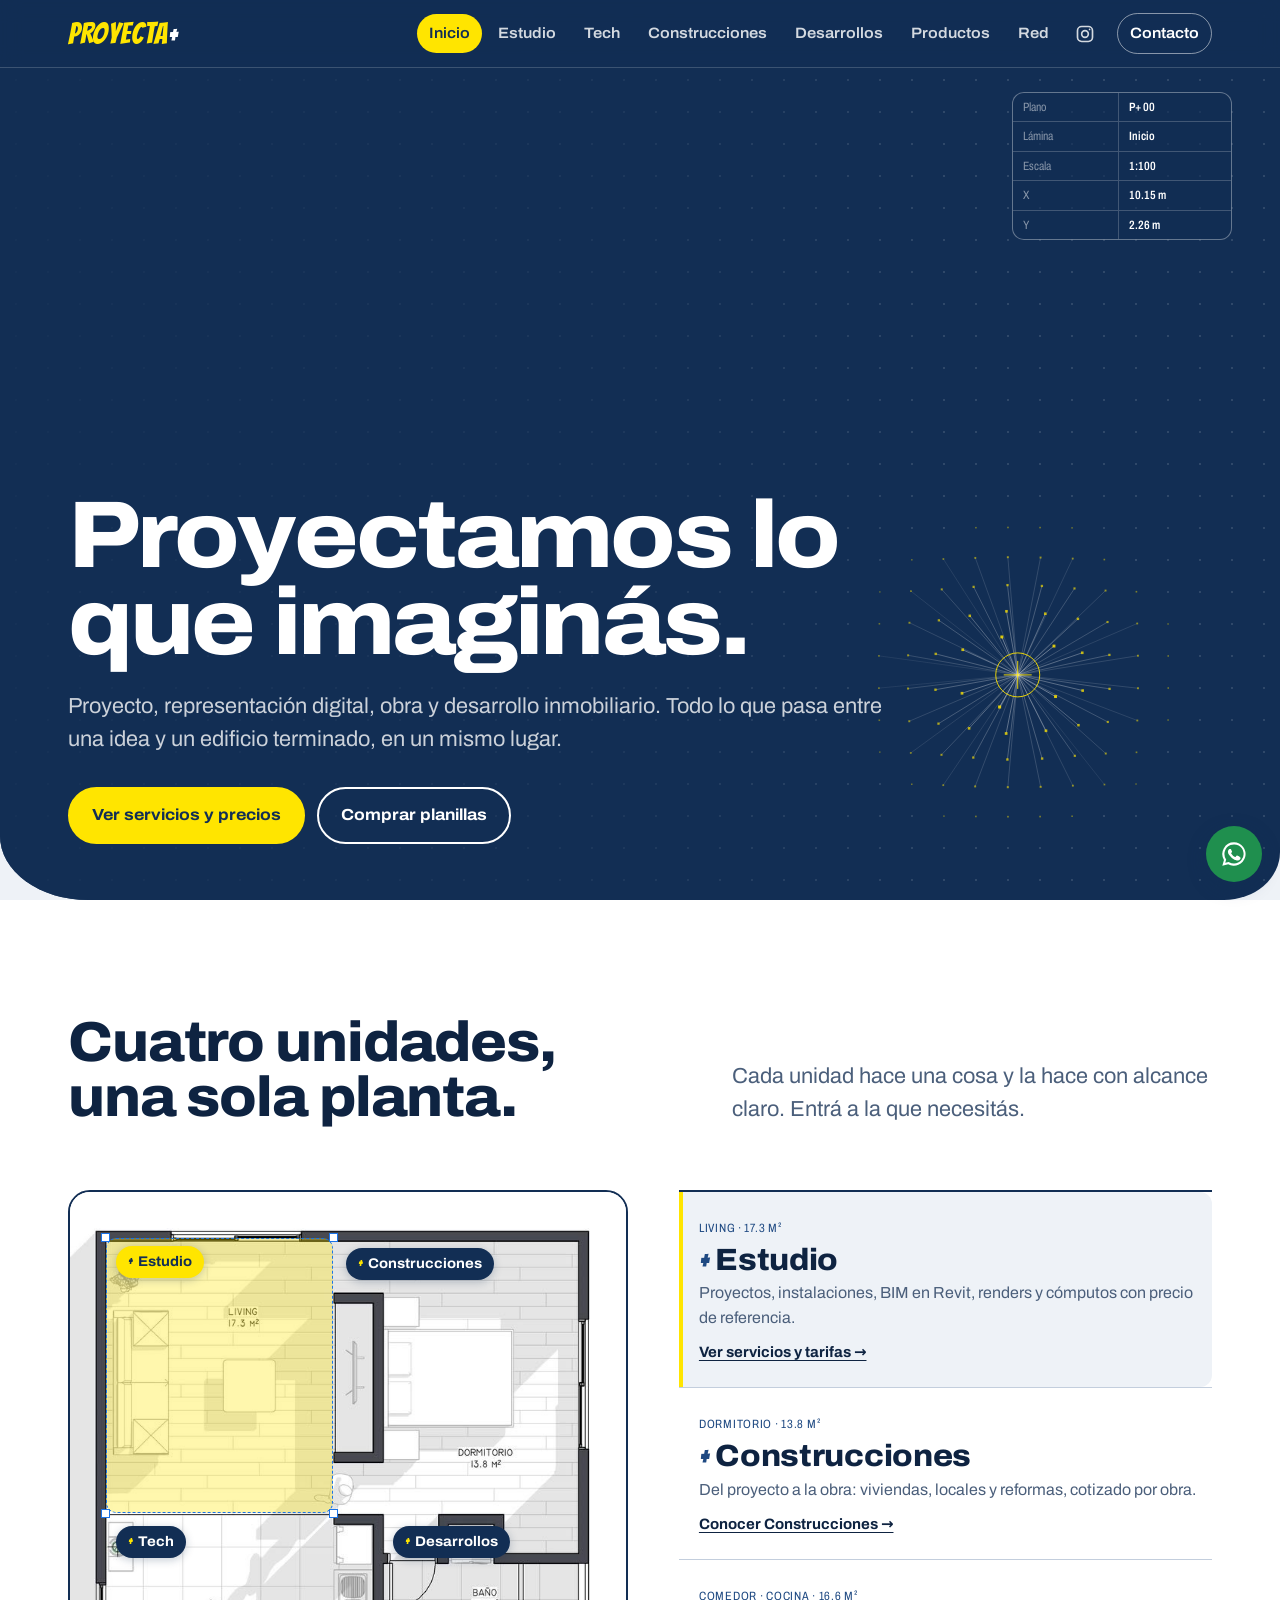
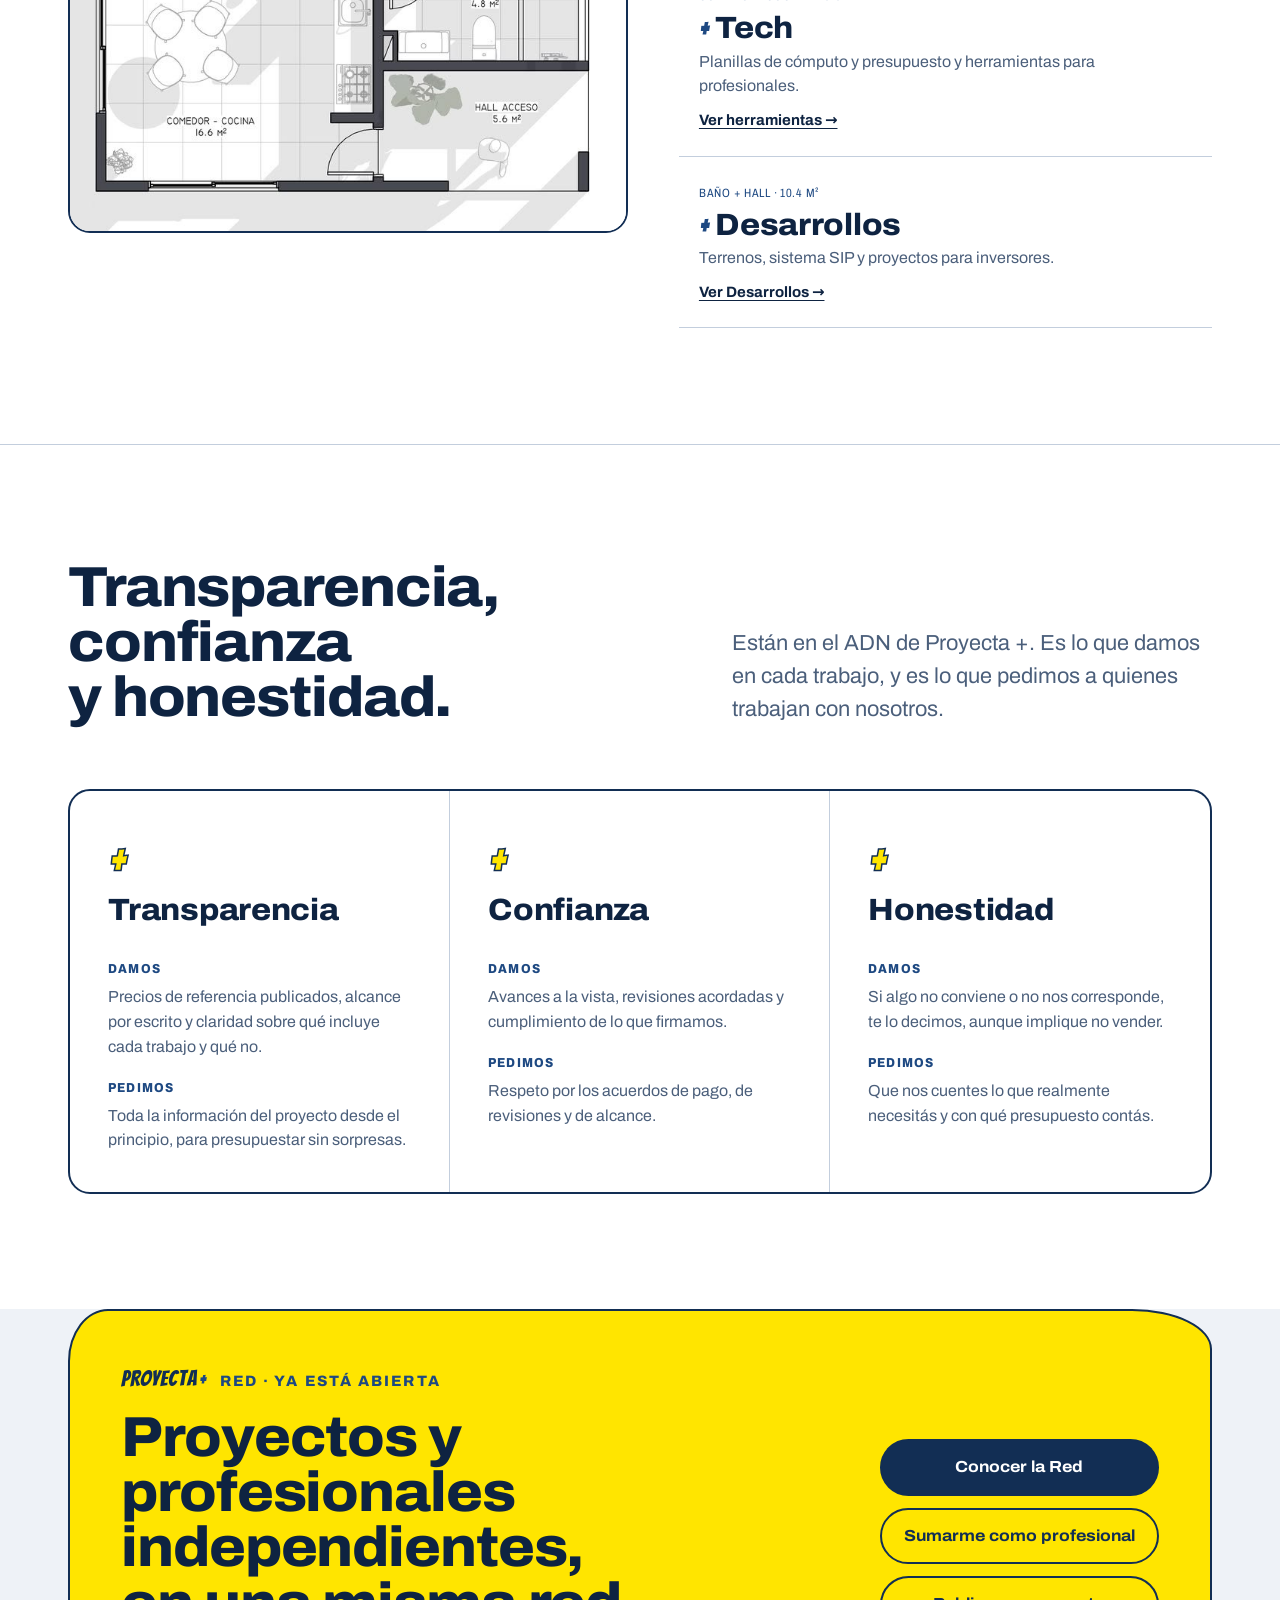
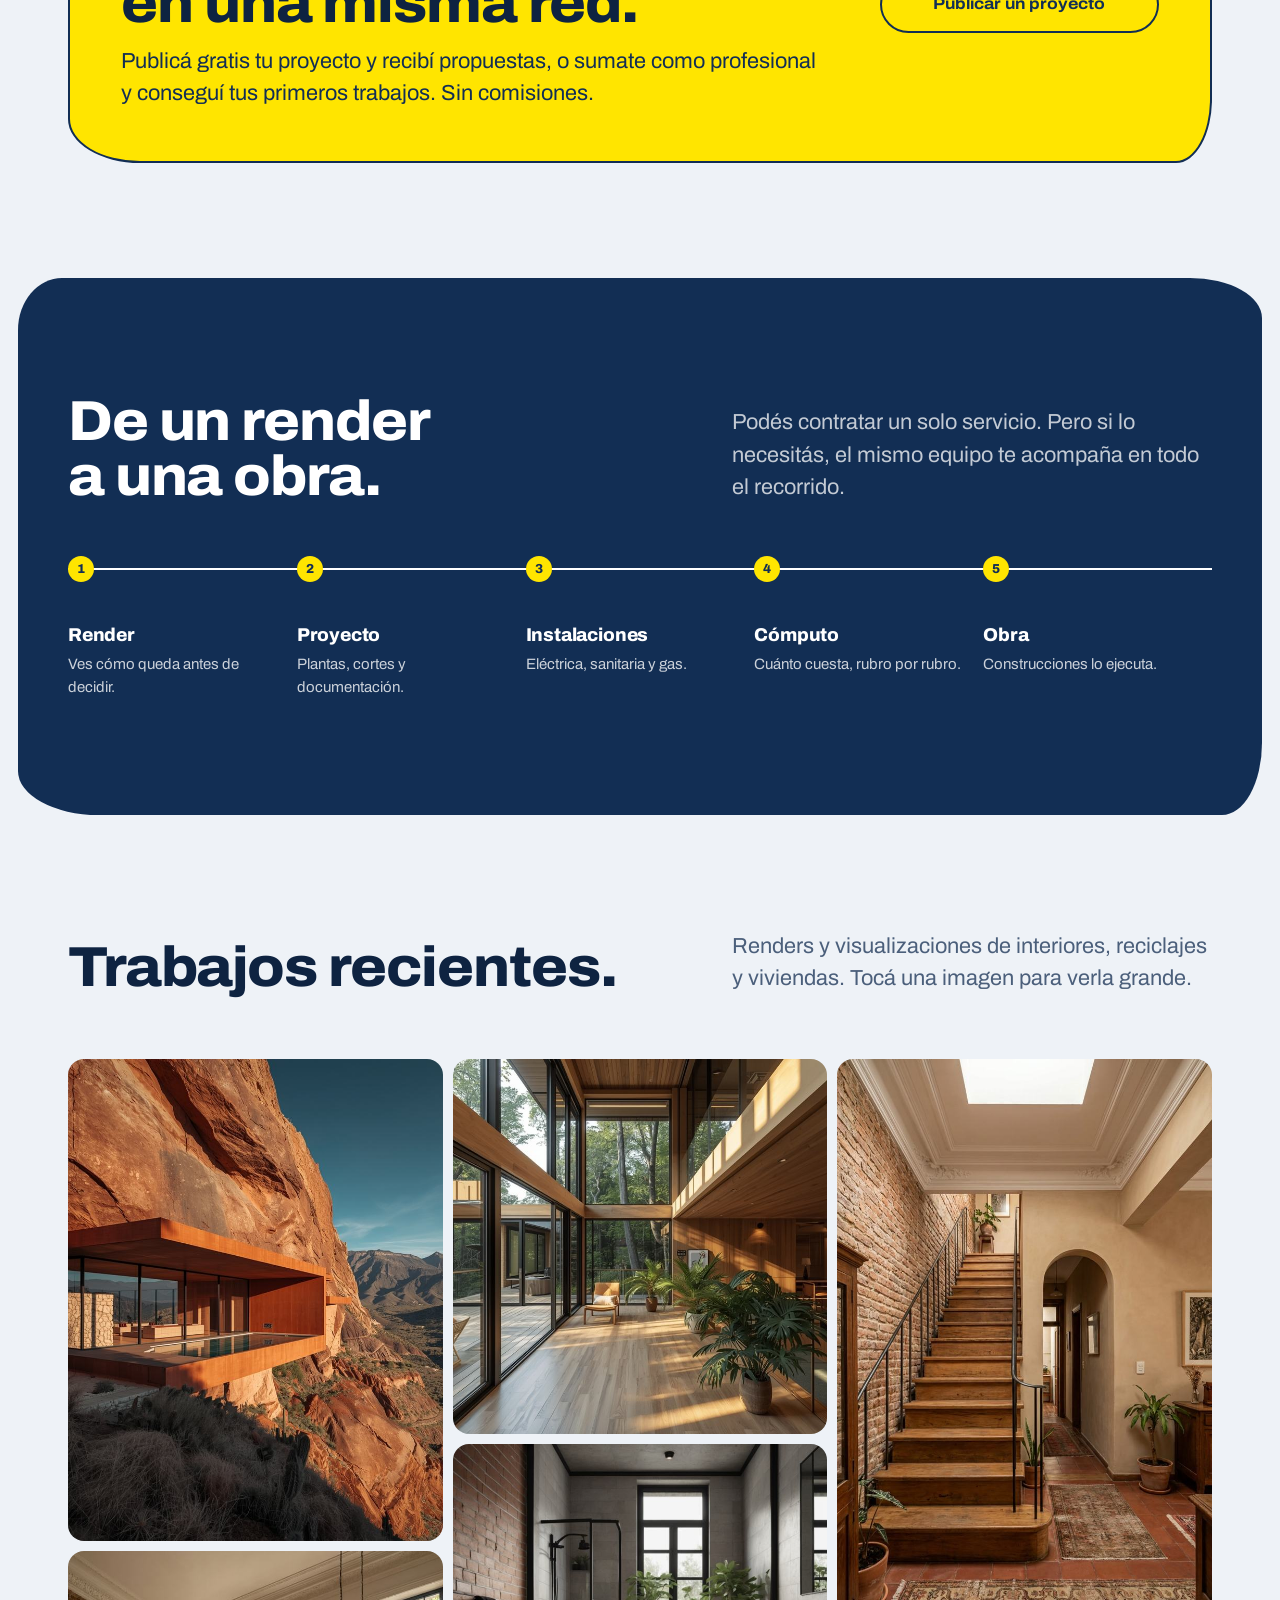
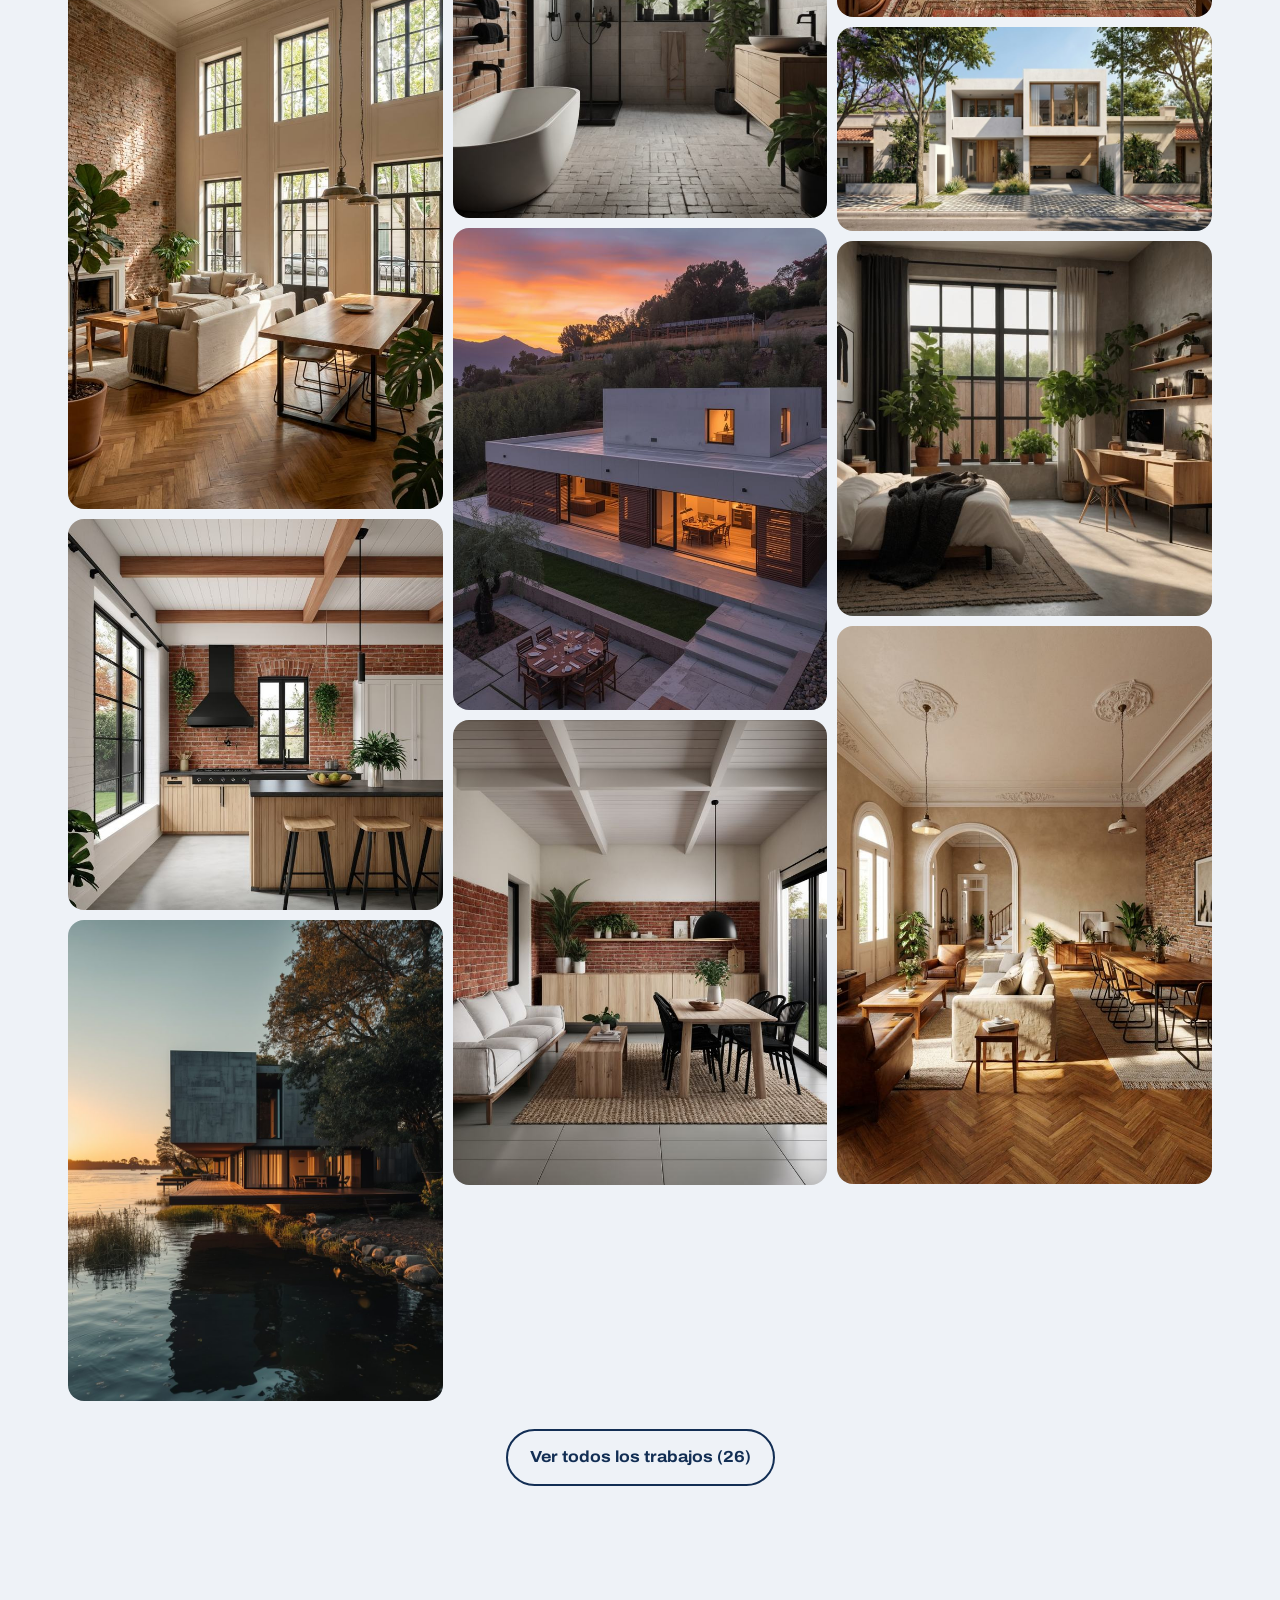
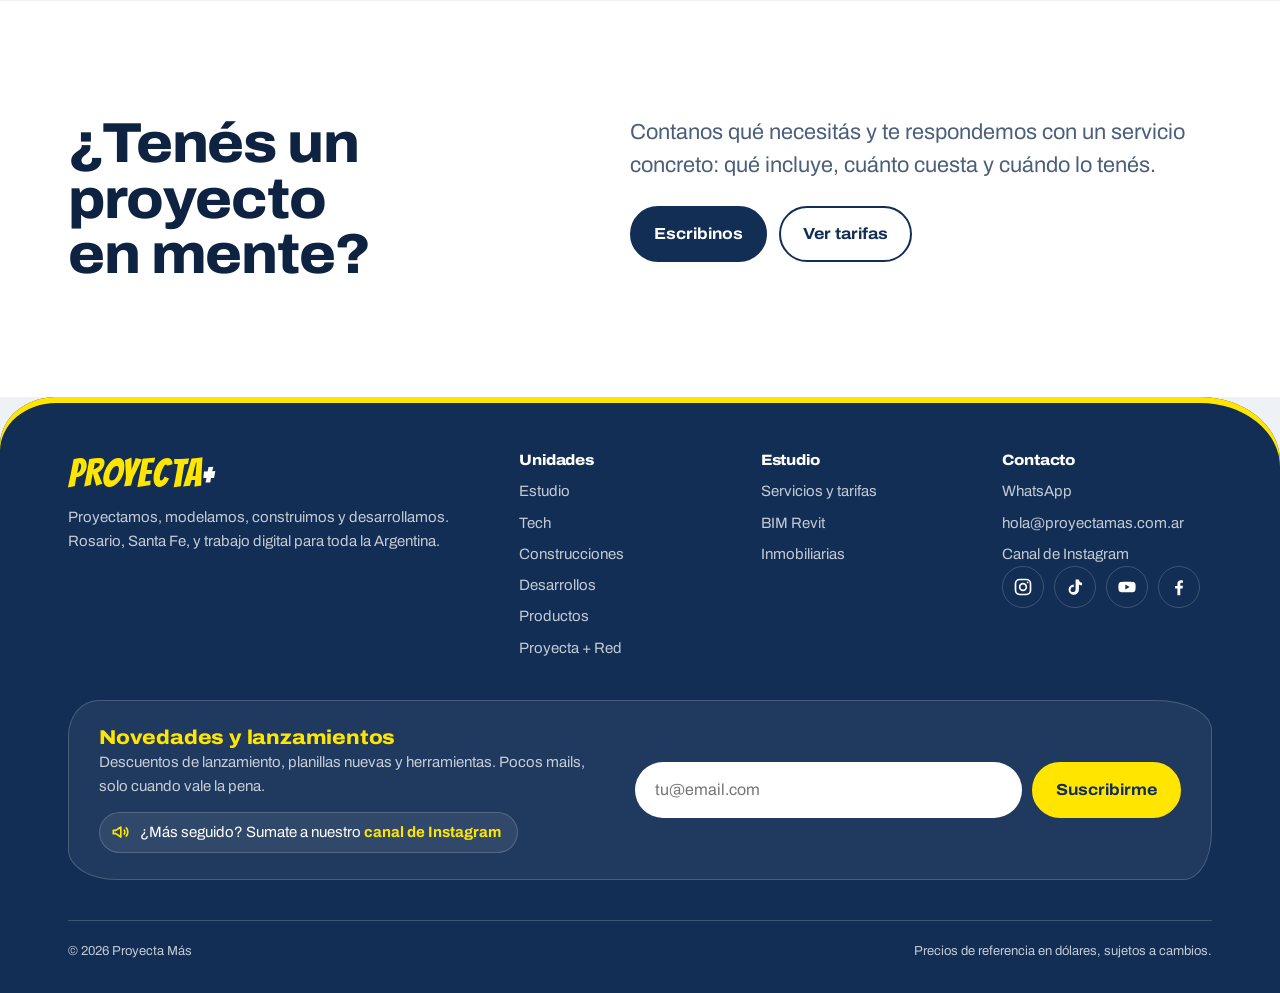
<file: proyectamas/index.html>
<!doctype html>
<html lang="es-AR">
<head>
  <meta charset="utf-8">
  <meta name="viewport" content="width=device-width, initial-scale=1">
  <title>Proyecta Más · Proyectamos lo que imaginás</title>
  <meta name="description" content="Proyecto, BIM, renders, cómputos, obras y desarrollos inmobiliarios. Rosario y toda la Argentina.">
  <meta name="theme-color" content="#122e54">
  <meta property="og:title" content="Proyecta Más · Proyectamos lo que imaginás">
  <meta property="og:description" content="Proyecto, BIM, renders, cómputos, obras y desarrollos inmobiliarios. Rosario y toda la Argentina.">
  <meta property="og:image" content="https://proyectamas.com.ar/assets/og.jpg">
  <meta property="og:image:width" content="1200">
  <meta property="og:image:height" content="630">
  <meta property="og:url" content="https://proyectamas.com.ar/">
  <meta property="og:type" content="website">
  <meta property="og:site_name" content="Proyecta Más">
  <meta property="og:locale" content="es_AR">
  <meta name="twitter:card" content="summary_large_image">
  <link rel="canonical" href="https://proyectamas.com.ar/">
  <link rel="icon" type="image/png" sizes="32x32" href="assets/icon/favicon-32.png">
  <link rel="icon" type="image/png" sizes="192x192" href="assets/icon/favicon-192.png">
  <link rel="apple-touch-icon" href="assets/icon/apple-touch-icon.png">
  <link rel="preload" href="assets/fonts/archivo-var.woff2" as="font" type="font/woff2" crossorigin>
  <link rel="stylesheet" href="css/site.css">
  <script type="application/ld+json">{"@context": "https://schema.org", "@type": "ProfessionalService", "name": "Proyecta Más", "alternateName": "Proyecta +", "url": "https://proyectamas.com.ar", "logo": "https://proyectamas.com.ar/assets/icon/favicon-192.png", "image": "https://proyectamas.com.ar/assets/og.jpg", "email": "hola@proyectamas.com.ar", "telephone": "+54 9 342 510-4877", "address": {"@type": "PostalAddress", "addressLocality": "Rosario", "addressRegion": "Santa Fe", "addressCountry": "AR"}, "areaServed": "AR", "sameAs": ["https://instagram.com/_proyectamas_", "https://www.tiktok.com/@proyectamas", "https://www.youtube.com/channel/UCshNmW2Sm25api8msd9-daA", "https://www.facebook.com/profile.php?id=61575147253970", "https://red.proyectamas.com.ar"]}</script>
</head>
<body data-pagina="index">
  <a class="sr-only" href="#contenido">Saltar al contenido</a>
  <header class="site-header">
    <div class="wrap">
      <a class="logo" href="/" aria-label="Proyecta Más, inicio">PROYECTA<span>+</span></a>
      <button class="nav-toggle" aria-expanded="false" aria-controls="nav">Menú</button>
      <nav class="nav" id="nav" aria-label="Principal">
        <a href="/" aria-current="page">Inicio</a>
        <a href="estudio">Estudio</a>
        <a href="tech">Tech</a>
        <a href="construcciones">Construcciones</a>
        <a href="desarrollos">Desarrollos</a>
        <a href="productos">Productos</a>
        <a href="red">Red</a>
        <a class="nav-ig" href="https://instagram.com/_proyectamas_" target="_blank" rel="noopener" aria-label="Instagram @_proyectamas_ (se abre en otra pestaña)"><svg viewBox="0 0 24 24" width="20" height="20" fill="none" stroke="currentColor" stroke-width="2" aria-hidden="true"><rect x="3" y="3" width="18" height="18" rx="5"/><circle cx="12" cy="12" r="4"/><circle cx="17.5" cy="6.5" r="1" fill="currentColor" stroke="none"/></svg><span class="nav-ig-txt">Instagram</span></a>
        <a class="nav-cta" href="contacto">Contacto</a>
      </nav>
    </div>
  </header>
  <main id="contenido">
    <section class="plano" aria-labelledby="h1">
      <canvas data-modo="grilla" aria-hidden="true"></canvas>
      <div class="rotulo" aria-hidden="true">
        <div>Plano</div><div><b>P+ 00</b></div>
        <div>Lámina</div><div><b>Inicio</b></div>
        <div>Escala</div><div><b>1:100</b></div>
        <div>X</div><div><b data-rot-x>0.00 m</b></div>
        <div>Y</div><div><b data-rot-y>0.00 m</b></div>
      </div>
      <div class="wrap">
        <h1 class="d1" id="h1">Proyectamos lo que imaginás.</h1>
        <p class="lead" style="margin-top:24px">Proyecto, representación digital, obra y desarrollo inmobiliario. Todo lo que pasa entre una idea y un edificio terminado, en un mismo lugar.</p>
        <div class="hero-actions">
          <a class="btn btn--yellow" href="estudio#tarifas">Ver servicios y precios</a>
          <a class="btn btn--ghost" href="tech">Comprar planillas</a>
        </div>
      </div>
    </section>

    <section class="sec sec--sheet" aria-labelledby="h-unidades">
      <div class="wrap">
        <div class="sec-head">
          <h2 class="d2" id="h-unidades">Cuatro unidades, una sola planta.</h2>
          <p class="lead">Cada unidad hace una cosa y la hace con alcance claro. Entrá a la que necesitás.</p>
        </div>

        <div class="plano-real" data-plano-real>
          <figure class="plano-img">
            <img src="assets/plano-unidades.jpg" width="736" height="847" alt="Planta de una vivienda con living, dormitorio, comedor-cocina, baño y hall de acceso" loading="lazy">
            <a class="zona" data-u="estudio" href="estudio" style="left:6.4%;top:7.3%;width:40.9%;height:42.9%" aria-label="Estudio: Proyectos, instalaciones, BIM en Revit, renders y cómputos con precio de referencia.">
              <i class="g g1"></i><i class="g g2"></i><i class="g g3"></i><i class="g g4"></i>
              <span class="zona-tag"><b>+</b> Estudio</span>
            </a>
            <a class="zona" data-u="construcciones" href="construcciones" style="left:47.8%;top:7.3%;width:45.2%;height:42.9%" aria-label="Construcciones: Del proyecto a la obra: viviendas, locales y reformas, cotizado por obra.">
              <i class="g g1"></i><i class="g g2"></i><i class="g g3"></i><i class="g g4"></i>
              <span class="zona-tag"><b>+</b> Construcciones</span>
            </a>
            <a class="zona" data-u="tech" href="tech" style="left:6.4%;top:50.8%;width:48.0%;height:42.5%" aria-label="Tech: Planillas de cómputo y presupuesto y herramientas para profesionales.">
              <i class="g g1"></i><i class="g g2"></i><i class="g g3"></i><i class="g g4"></i>
              <span class="zona-tag"><b>+</b> Tech</span>
            </a>
            <a class="zona" data-u="desarrollos" href="desarrollos" style="left:56.4%;top:50.8%;width:36.7%;height:42.5%" aria-label="Desarrollos: Terrenos, sistema SIP y proyectos para inversores.">
              <i class="g g1"></i><i class="g g2"></i><i class="g g3"></i><i class="g g4"></i>
              <span class="zona-tag"><b>+</b> Desarrollos</span>
            </a>
          </figure>
          <ol class="unidades-lista">
            <li><a data-u="estudio" href="estudio">
              <span class="u-amb">Living · 17.3 m²</span>
              <h3><span>+</span> Estudio</h3>
              <p>Proyectos, instalaciones, BIM en Revit, renders y cómputos con precio de referencia.</p>
              <span class="u-cta">Ver servicios y tarifas →</span>
            </a></li>
            <li><a data-u="construcciones" href="construcciones">
              <span class="u-amb">Dormitorio · 13.8 m²</span>
              <h3><span>+</span> Construcciones</h3>
              <p>Del proyecto a la obra: viviendas, locales y reformas, cotizado por obra.</p>
              <span class="u-cta">Conocer Construcciones →</span>
            </a></li>
            <li><a data-u="tech" href="tech">
              <span class="u-amb">Comedor · cocina · 16.6 m²</span>
              <h3><span>+</span> Tech</h3>
              <p>Planillas de cómputo y presupuesto y herramientas para profesionales.</p>
              <span class="u-cta">Ver herramientas →</span>
            </a></li>
            <li><a data-u="desarrollos" href="desarrollos">
              <span class="u-amb">Baño + hall · 10.4 m²</span>
              <h3><span>+</span> Desarrollos</h3>
              <p>Terrenos, sistema SIP y proyectos para inversores.</p>
              <span class="u-cta">Ver Desarrollos →</span>
            </a></li>
          </ol>
        </div>
      </div>
    </section>

    <section class="sec valores" aria-labelledby="h-valores">
      <div class="wrap">
        <div class="sec-head">
          <h2 class="d2" id="h-valores">Transparencia, confianza y honestidad.</h2>
          <p class="lead">Están en el ADN de Proyecta +. Es lo que damos en cada trabajo, y es lo que pedimos a quienes trabajan con nosotros.</p>
        </div>
        <div class="valores-grid">
          <article class="valor">
            <h3>Transparencia</h3>
            <dl>
              <dt>Damos</dt><dd>Precios de referencia publicados, alcance por escrito y claridad sobre qué incluye cada trabajo y qué no.</dd>
              <dt>Pedimos</dt><dd>Toda la información del proyecto desde el principio, para presupuestar sin sorpresas.</dd>
            </dl>
          </article>
          <article class="valor">
            <h3>Confianza</h3>
            <dl>
              <dt>Damos</dt><dd>Avances a la vista, revisiones acordadas y cumplimiento de lo que firmamos.</dd>
              <dt>Pedimos</dt><dd>Respeto por los acuerdos de pago, de revisiones y de alcance.</dd>
            </dl>
          </article>
          <article class="valor">
            <h3>Honestidad</h3>
            <dl>
              <dt>Damos</dt><dd>Si algo no conviene o no nos corresponde, te lo decimos, aunque implique no vender.</dd>
              <dt>Pedimos</dt><dd>Que nos cuentes lo que realmente necesitás y con qué presupuesto contás.</dd>
            </dl>
          </article>
        </div>
      </div>
    </section>

    <section class="sec red-teaser" aria-labelledby="h-red">
      <div class="wrap red-teaser-box">
        <div>
          <p class="red-kicker red-kicker--dark"><span>PROYECTA</span><b>+</b> RED · Ya está abierta</p>
          <h2 class="d2" id="h-red">Proyectos y profesionales independientes, en una misma red.</h2>
          <p class="lead">Publicá gratis tu proyecto y recibí propuestas, o sumate como profesional y conseguí tus primeros trabajos. Sin comisiones.</p>
        </div>
        <div class="red-teaser-acc">
          <a class="btn btn--ink" href="red">Conocer la Red</a>
          <a class="btn btn--line" data-red="profesional" href="red#preinscripcion">Sumarme como profesional</a>
          <a class="btn btn--line" data-red="publicar" href="red#preinscripcion">Publicar un proyecto</a>
        </div>
      </div>
    </section>

    <section class="sec sec--ink" aria-labelledby="h-flujo">
      <div class="wrap">
        <div class="sec-head">
          <h2 class="d2" id="h-flujo">De un render a una obra.</h2>
          <p class="lead">Podés contratar un solo servicio. Pero si lo necesitás, el mismo equipo te acompaña en todo el recorrido.</p>
        </div>
        <ol class="secuencia" style="--n:5">
          <li><h3>Render</h3><p>Ves cómo queda antes de decidir.</p></li>
          <li><h3>Proyecto</h3><p>Plantas, cortes y documentación.</p></li>
          <li><h3>Instalaciones</h3><p>Eléctrica, sanitaria y gas.</p></li>
          <li><h3>Cómputo</h3><p>Cuánto cuesta, rubro por rubro.</p></li>
          <li><h3>Obra</h3><p>Construcciones lo ejecuta.</p></li>
        </ol>
      </div>
    </section>

    <section class="sec" aria-labelledby="h-trabajos">
      <div class="wrap">
        <div class="sec-head">
          <h2 class="d2" id="h-trabajos">Trabajos recientes.</h2>
          <p class="lead">Renders y visualizaciones de interiores, reciclajes y viviendas. Tocá una imagen para verla grande.</p>
        </div>
        <div class="galeria" id="galeria">
          <figure><a href="assets/trabajos/t10.jpg" data-lightbox><img src="assets/trabajos/t10-m.jpg" width="720" height="926" alt="Casa en voladizo sobre un acantilado" loading="lazy" decoding="async"></a></figure>
          <figure><a href="assets/trabajos/t15.jpg" data-lightbox><img src="assets/trabajos/t15-m.jpg" width="720" height="1073" alt="Living en casa chorizo reciclada con ladrillo visto" loading="lazy" decoding="async"></a></figure>
          <figure><a href="assets/trabajos/t06.jpg" data-lightbox><img src="assets/trabajos/t06-m.jpg" width="720" height="750" alt="Cocina con isla de madera y pared de ladrillo visto" loading="lazy" decoding="async"></a></figure>
          <figure><a href="assets/render_4.jpg" data-lightbox><img src="assets/render_4.jpg" width="896" height="1152" alt="Vivienda frente a un espejo de agua al atardecer" loading="lazy" decoding="async"></a></figure>
          <figure><a href="assets/trabajos/t14.jpg" data-lightbox><img src="assets/trabajos/t14-m.jpg" width="720" height="720" alt="Doble altura con ventanales hacia el bosque" loading="lazy" decoding="async"></a></figure>
          <figure><a href="assets/trabajos/t02.jpg" data-lightbox><img src="assets/trabajos/t02-m.jpg" width="720" height="720" alt="Baño con ladrillo visto y bañera exenta" loading="lazy" decoding="async"></a></figure>
          <figure><a href="assets/trabajos/t11.jpg" data-lightbox><img src="assets/trabajos/t11-m.jpg" width="720" height="926" alt="Casa de hormigón al atardecer" loading="lazy" decoding="async"></a></figure>
          <figure><a href="assets/trabajos/t08.jpg" data-lightbox><img src="assets/trabajos/t08-m.jpg" width="720" height="893" alt="Living comedor con ladrillo visto y cielorraso de madera" loading="lazy" decoding="async"></a></figure>
          <figure><a href="assets/trabajos/t17.jpg" data-lightbox><img src="assets/trabajos/t17-m.jpg" width="720" height="1073" alt="Escalera de madera con ladrillo visto y claraboya" loading="lazy" decoding="async"></a></figure>
          <figure><a href="assets/render_6.jpg" data-lightbox><img src="assets/render_6.jpg" width="900" height="490" alt="Fachada de vivienda de dos plantas con jardín" loading="lazy" decoding="async"></a></figure>
          <figure><a href="assets/trabajos/t01.jpg" data-lightbox><img src="assets/trabajos/t01-m.jpg" width="720" height="720" alt="Dormitorio con escritorio, plantas y ventanal" loading="lazy" decoding="async"></a></figure>
          <figure><a href="assets/trabajos/t16.jpg" data-lightbox><img src="assets/trabajos/t16-m.jpg" width="720" height="1073" alt="Living comedor con molduras y piso en espiga" loading="lazy" decoding="async"></a></figure>
          <figure class="extra"><a href="assets/trabajos/t19.jpg" data-lightbox><img src="assets/trabajos/t19-m.jpg" width="720" height="926" alt="Casa sobre la montaña al atardecer" loading="lazy" decoding="async"></a></figure>
          <figure class="extra"><a href="assets/trabajos/t07.jpg" data-lightbox><img src="assets/trabajos/t07-m.jpg" width="720" height="893" alt="Dormitorio con vigas negras y pared de ladrillo" loading="lazy" decoding="async"></a></figure>
          <figure class="extra"><a href="assets/trabajos/t03.jpg" data-lightbox><img src="assets/trabajos/t03-m.jpg" width="720" height="720" alt="Rincón de lectura con biblioteca y ventanal al patio" loading="lazy" decoding="async"></a></figure>
          <figure class="extra"><a href="assets/img_2.jpg" data-lightbox><img src="assets/img_2.jpg" width="896" height="1152" alt="Living de doble altura revestido en madera" loading="lazy" decoding="async"></a></figure>
          <figure class="extra"><a href="assets/trabajos/t12.jpg" data-lightbox><img src="assets/trabajos/t12-m.jpg" width="720" height="926" alt="Casa de madera en un paisaje costero" loading="lazy" decoding="async"></a></figure>
          <figure class="extra"><a href="assets/trabajos/t18.jpg" data-lightbox><img src="assets/trabajos/t18-m.jpg" width="720" height="1073" alt="Dormitorio con balcón francés" loading="lazy" decoding="async"></a></figure>
          <figure class="extra"><a href="assets/trabajos/t20.jpg" data-lightbox><img src="assets/trabajos/t20-m.jpg" width="720" height="1073" alt="Baño con ladrillo visto y ducha de vidrio" loading="lazy" decoding="async"></a></figure>
          <figure class="extra"><a href="assets/render_9.jpg" data-lightbox><img src="assets/render_9.jpg" width="900" height="490" alt="Casa blanca de dos plantas con cochera" loading="lazy" decoding="async"></a></figure>
          <figure class="extra"><a href="assets/trabajos/t13.jpg" data-lightbox><img src="assets/trabajos/t13-m.jpg" width="720" height="926" alt="Planta abierta con comedor de madera y ventanales" loading="lazy" decoding="async"></a></figure>
          <figure class="extra"><a href="assets/trabajos/t09.jpg" data-lightbox><img src="assets/trabajos/t09-m.jpg" width="720" height="893" alt="Dormitorio con placard de madera y ladrillo visto" loading="lazy" decoding="async"></a></figure>
          <figure class="extra"><a href="assets/trabajos/t05.jpg" data-lightbox><img src="assets/trabajos/t05-m.jpg" width="720" height="720" alt="Escritorio frente a un patio con plantas" loading="lazy" decoding="async"></a></figure>
          <figure class="extra"><a href="assets/render_2.jpg" data-lightbox><img src="assets/render_2.jpg" width="900" height="908" alt="Cocina con isla en madera clara" loading="lazy" decoding="async"></a></figure>
          <figure class="extra"><a href="assets/trabajos/t04.jpg" data-lightbox><img src="assets/trabajos/t04-m.jpg" width="720" height="720" alt="Rincón con sillón junto a la ventana" loading="lazy" decoding="async"></a></figure>
          <figure class="extra"><a href="assets/img_6.jpg" data-lightbox><img src="assets/img_6.jpg" width="2048" height="2068" alt="Vivienda contemporánea con fachada de madera y vidrio" loading="lazy" decoding="async"></a></figure>
        </div>
        <div class="galeria-mas"><button class="btn btn--line" type="button" id="ver-mas" aria-controls="galeria" aria-expanded="false">Ver todos los trabajos (26)</button></div>
      </div>
    </section>

    <section class="sec sec--sheet" aria-labelledby="h-cta">
      <div class="wrap split">
        <h2 class="d2" id="h-cta">¿Tenés un proyecto en mente?</h2>
        <div>
          <p class="lead" style="margin-top:0">Contanos qué necesitás y te respondemos con un servicio concreto: qué incluye, cuánto cuesta y cuándo lo tenés.</p>
          <div class="hero-actions" style="margin-top:24px;display:flex;gap:12px;flex-wrap:wrap">
            <a class="btn btn--ink" href="contacto">Escribinos</a>
            <a class="btn btn--line" href="estudio#tarifas">Ver tarifas</a>
          </div>
        </div>
      </div>
    </section>
  </main>
  <footer class="site-footer">
    <div class="wrap">
      <div class="cols">
        <div>
          <a class="logo" href="/">PROYECTA<span>+</span></a>
          <p style="margin-top:12px;max-width:28em">Proyectamos, modelamos, construimos y desarrollamos. Rosario, Santa Fe, y trabajo digital para toda la Argentina.</p>
        </div>
        <div>
          <h4>Unidades</h4>
          <ul><li><a href="estudio">Estudio</a></li><li><a href="tech">Tech</a></li><li><a href="construcciones">Construcciones</a></li><li><a href="desarrollos">Desarrollos</a></li><li><a href="productos">Productos</a></li><li><a href="red">Proyecta + Red</a></li></ul>
        </div>
        <div>
          <h4>Estudio</h4>
          <ul><li><a href="estudio#tarifas">Servicios y tarifas</a></li><li><a href="estudio#bim">BIM Revit</a></li><li><a href="estudio#inmobiliarias">Inmobiliarias</a></li></ul>
        </div>
        <div>
          <h4>Contacto</h4>
          <ul>
            <li><a href="https://wa.me/5493425104877" target="_blank" rel="noopener">WhatsApp</a></li>
            <li><a href="mailto:hola@proyectamas.com.ar">hola@proyectamas.com.ar</a></li>
            <li><a href="https://www.instagram.com/channel/0VwvzEe1BmXMm80S/" target="_blank" rel="noopener">Canal de Instagram</a></li>
          </ul>
          <ul class="redes" aria-label="Redes sociales">
              <li><a href="https://instagram.com/_proyectamas_" target="_blank" rel="noopener" aria-label="Instagram"><svg viewBox="0 0 24 24" width="20" height="20" fill="none" stroke="currentColor" stroke-width="2" aria-hidden="true"><rect x="3" y="3" width="18" height="18" rx="5"/><circle cx="12" cy="12" r="4"/><circle cx="17.5" cy="6.5" r="1" fill="currentColor" stroke="none"/></svg></a></li>
              <li><a href="https://www.tiktok.com/@proyectamas" target="_blank" rel="noopener" aria-label="TikTok"><svg viewBox="0 0 24 24" width="20" height="20" fill="currentColor" aria-hidden="true"><path d="M16.6 3c.3 2.2 1.6 3.7 3.9 3.9v3.1a7.4 7.4 0 0 1-3.8-1.1v6.3A6.2 6.2 0 1 1 10.5 9v3.2a3 3 0 1 0 2.2 2.9V3z"/></svg></a></li>
              <li><a href="https://www.youtube.com/channel/UCshNmW2Sm25api8msd9-daA" target="_blank" rel="noopener" aria-label="YouTube"><svg viewBox="0 0 24 24" width="20" height="20" fill="currentColor" aria-hidden="true"><path d="M22 8.2a3 3 0 0 0-2.1-2.1C18 5.6 12 5.6 12 5.6s-6 0-7.9.5A3 3 0 0 0 2 8.2 31 31 0 0 0 1.6 12a31 31 0 0 0 .4 3.8 3 3 0 0 0 2.1 2.1c1.9.5 7.9.5 7.9.5s6 0 7.9-.5a3 3 0 0 0 2.1-2.1 31 31 0 0 0 .4-3.8 31 31 0 0 0-.4-3.8zM10 15.1V8.9l5.2 3.1z"/></svg></a></li>
              <li><a href="https://www.facebook.com/profile.php?id=61575147253970" target="_blank" rel="noopener" aria-label="Facebook"><svg viewBox="0 0 24 24" width="20" height="20" fill="currentColor" aria-hidden="true"><path d="M13.5 22v-8.2h2.8l.4-3.2h-3.2V8.5c0-.9.3-1.6 1.6-1.6h1.7V4.1a23 23 0 0 0-2.5-.1c-2.5 0-4.2 1.5-4.2 4.3v2.4H7.3v3.2h2.8V22z"/></svg></a></li>
            </ul>
        </div>
      </div>
      <form class="suscribir suscribir--pie" action="/api/suscribir" method="post" data-suscribir>
        <div class="suscribir-txt">
          <h4>Novedades y lanzamientos</h4>
          <p>Descuentos de lanzamiento, planillas nuevas y herramientas. Pocos mails, solo cuando vale la pena.</p>
          <a class="suscribir-ig" href="https://www.instagram.com/channel/0VwvzEe1BmXMm80S/" target="_blank" rel="noopener"><svg viewBox="0 0 24 24" width="20" height="20" fill="none" stroke="currentColor" stroke-width="2" stroke-linejoin="round" aria-hidden="true"><path d="M4 10v4h3l6 4V6L7 10z"/><path d="M16.5 9a4 4 0 0 1 0 6M19 6.5a7.5 7.5 0 0 1 0 11"/></svg><span>¿Más seguido? Sumate a nuestro <b>canal de Instagram</b></span></a>
        </div>
        <div class="suscribir-campos">
          <input type="hidden" name="origen" value="pie">
          <label class="sr-only" for="sus-email-pie">Tu email</label>
          <input id="sus-email-pie" type="email" name="email" placeholder="tu@email.com" autocomplete="email" required>
          <input class="hp" type="text" name="web" tabindex="-1" autocomplete="off" aria-hidden="true">
          <button class="btn btn--yellow" type="submit">Suscribirme</button>
        </div>
        <p class="suscribir-msg" role="status" aria-live="polite"></p>
      </form>
      <div class="legal"><span>© <span id="anio">2026</span> Proyecta Más</span><span>Precios de referencia en dólares, sujetos a cambios.</span></div>
    </div>
  </footer>
  <a class="wa-float" href="https://wa.me/5493425104877" target="_blank" rel="noopener" aria-label="Escribinos por WhatsApp"><svg viewBox="0 0 24 24" fill="currentColor" aria-hidden="true"><path d="M12 2a10 10 0 0 0-8.6 15.1L2 22l5-1.3A10 10 0 1 0 12 2zm0 18.2a8.2 8.2 0 0 1-4.2-1.2l-.3-.2-3 .8.8-2.9-.2-.3A8.2 8.2 0 1 1 12 20.2zm4.5-6.1c-.2-.1-1.5-.7-1.7-.8s-.4-.1-.6.1-.7.8-.8 1-.3.2-.5.1a6.7 6.7 0 0 1-3.3-2.9c-.2-.4.2-.4.7-1.3.1-.2 0-.3 0-.4l-.8-1.8c-.2-.5-.4-.4-.6-.4h-.5a1 1 0 0 0-.7.3 3 3 0 0 0-.9 2.2 5.1 5.1 0 0 0 1.1 2.7 11.7 11.7 0 0 0 4.5 4c1.7.7 2.3.8 3.2.6a2.7 2.7 0 0 0 1.8-1.2 2.2 2.2 0 0 0 .2-1.2c-.1-.1-.3-.2-.5-.3z"/></svg></a>
  <dialog class="lightbox" id="lightbox" aria-label="Imagen ampliada">
    <img alt="">
    <button class="lb-cerrar" type="button" aria-label="Cerrar">✕</button>
    <button class="lb-prev" type="button" aria-label="Anterior">‹</button>
    <button class="lb-next" type="button" aria-label="Siguiente">›</button>
    <p class="lb-pie"></p>
  </dialog>
  <script src="js/red.js"></script>
  <script src="js/site.js"></script>
</body>
</html>
</file>
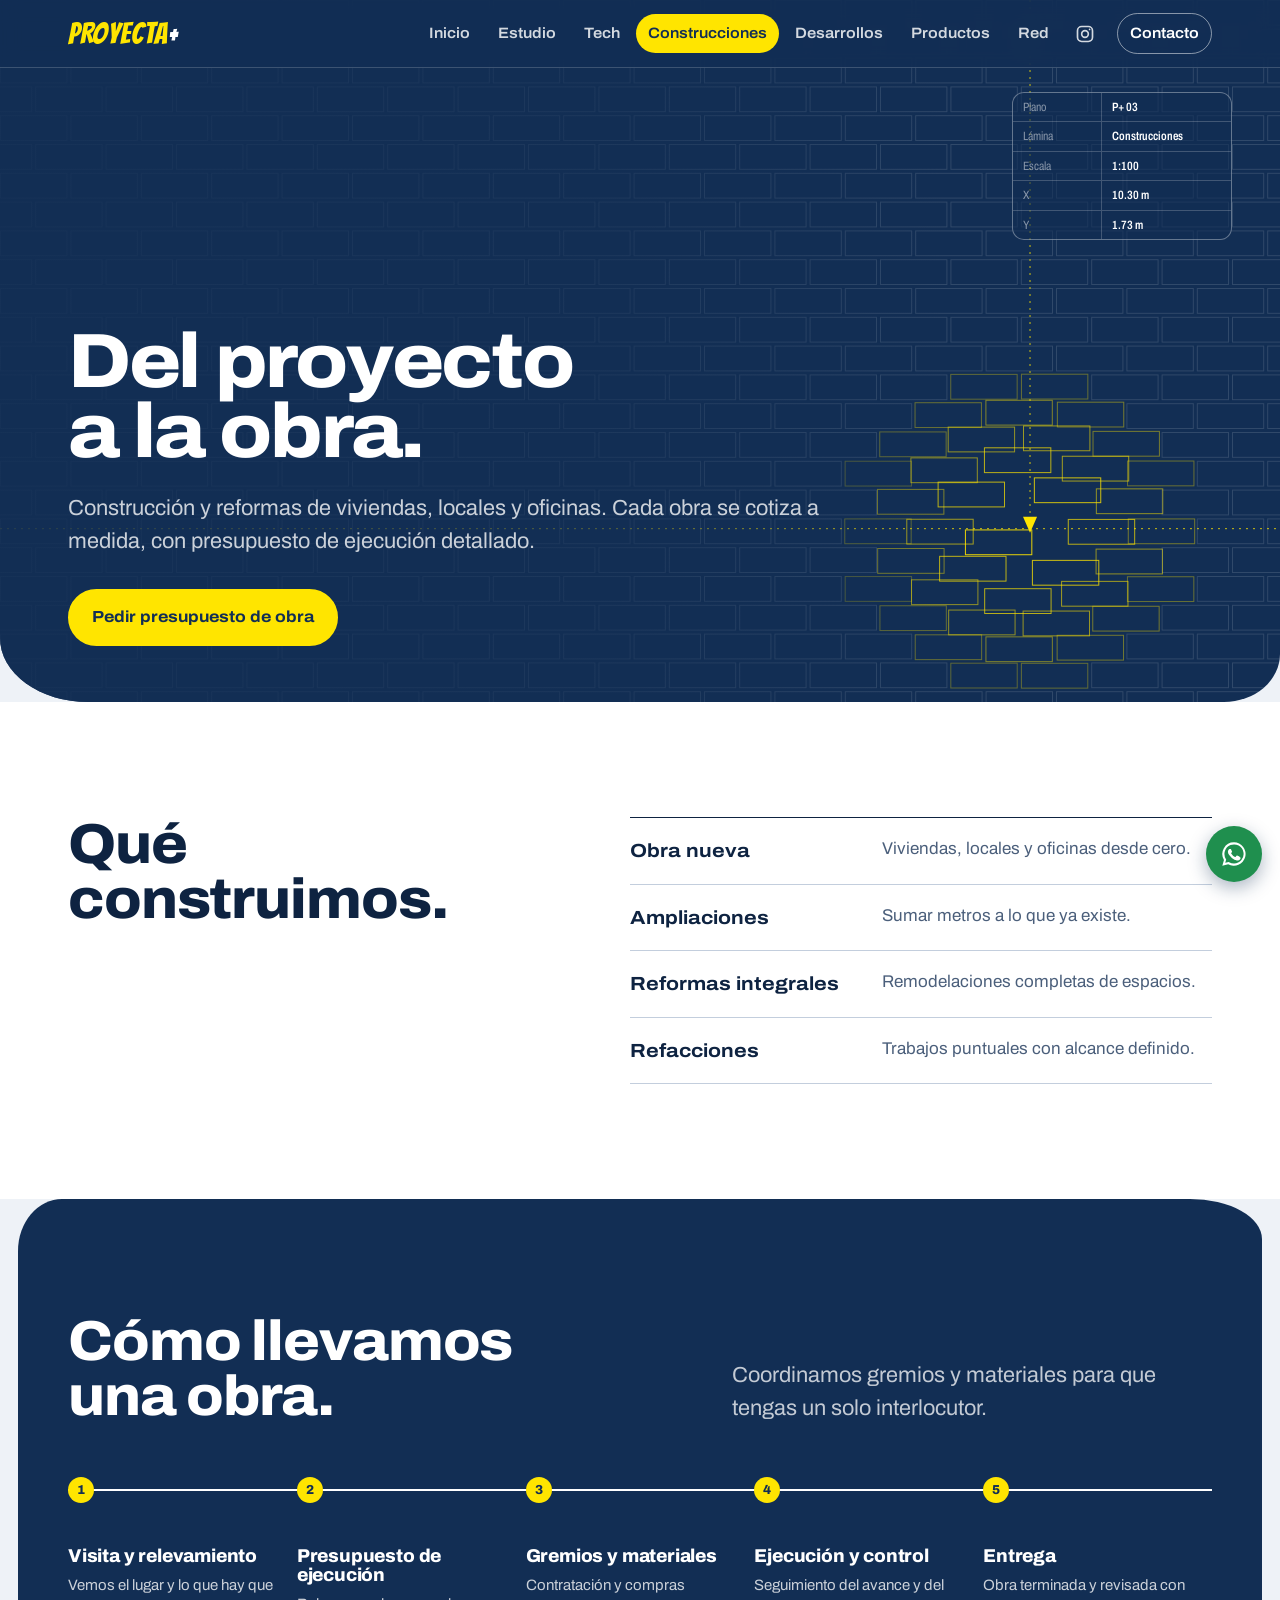
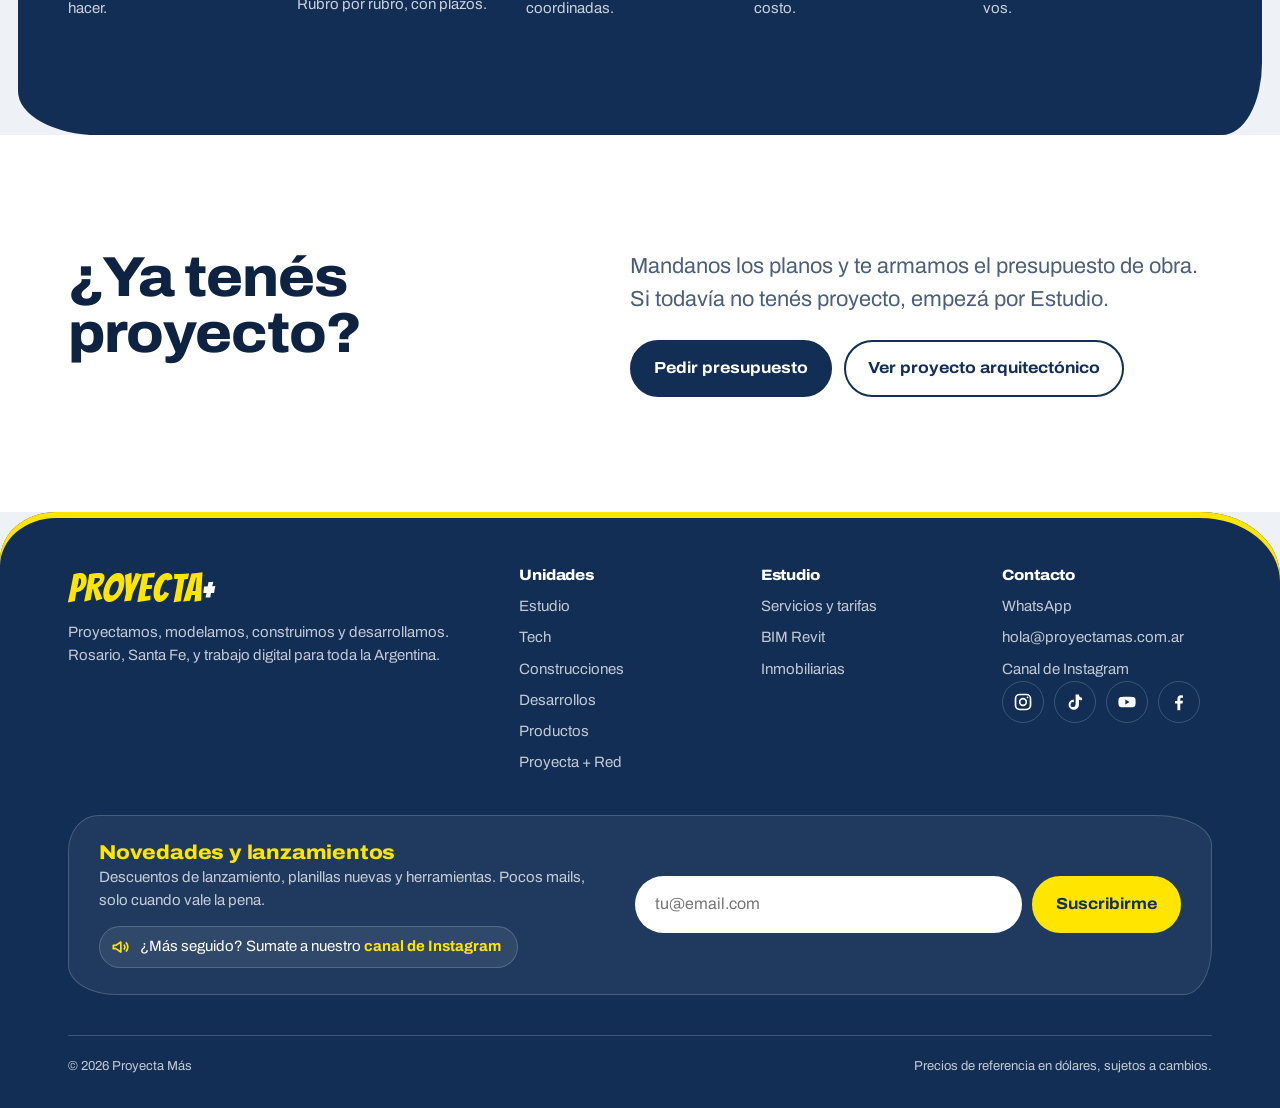
<file: proyectamas/construcciones.html>
<!doctype html>
<html lang="es-AR">
<head>
  <meta charset="utf-8">
  <meta name="viewport" content="width=device-width, initial-scale=1">
  <title>Construcciones · Obras y reformas | Proyecta Más</title>
  <meta name="description" content="Construcción y reformas de viviendas, locales y oficinas, cotizado por obra.">
  <meta name="theme-color" content="#122e54">
  <meta property="og:title" content="Construcciones · Obras y reformas | Proyecta Más">
  <meta property="og:description" content="Construcción y reformas de viviendas, locales y oficinas, cotizado por obra.">
  <meta property="og:image" content="https://proyectamas.com.ar/assets/og.jpg">
  <meta property="og:image:width" content="1200">
  <meta property="og:image:height" content="630">
  <meta property="og:url" content="https://proyectamas.com.ar/construcciones">
  <meta property="og:type" content="website">
  <meta property="og:site_name" content="Proyecta Más">
  <meta property="og:locale" content="es_AR">
  <meta name="twitter:card" content="summary_large_image">
  <link rel="canonical" href="https://proyectamas.com.ar/construcciones">
  <link rel="icon" type="image/png" sizes="32x32" href="assets/icon/favicon-32.png">
  <link rel="icon" type="image/png" sizes="192x192" href="assets/icon/favicon-192.png">
  <link rel="apple-touch-icon" href="assets/icon/apple-touch-icon.png">
  <link rel="preload" href="assets/fonts/archivo-var.woff2" as="font" type="font/woff2" crossorigin>
  <link rel="stylesheet" href="css/site.css">
</head>
<body data-pagina="construcciones">
  <a class="sr-only" href="#contenido">Saltar al contenido</a>
  <header class="site-header">
    <div class="wrap">
      <a class="logo" href="/" aria-label="Proyecta Más, inicio">PROYECTA<span>+</span></a>
      <button class="nav-toggle" aria-expanded="false" aria-controls="nav">Menú</button>
      <nav class="nav" id="nav" aria-label="Principal">
        <a href="/">Inicio</a>
        <a href="estudio">Estudio</a>
        <a href="tech">Tech</a>
        <a href="construcciones" aria-current="page">Construcciones</a>
        <a href="desarrollos">Desarrollos</a>
        <a href="productos">Productos</a>
        <a href="red">Red</a>
        <a class="nav-ig" href="https://instagram.com/_proyectamas_" target="_blank" rel="noopener" aria-label="Instagram @_proyectamas_ (se abre en otra pestaña)"><svg viewBox="0 0 24 24" width="20" height="20" fill="none" stroke="currentColor" stroke-width="2" aria-hidden="true"><rect x="3" y="3" width="18" height="18" rx="5"/><circle cx="12" cy="12" r="4"/><circle cx="17.5" cy="6.5" r="1" fill="currentColor" stroke="none"/></svg><span class="nav-ig-txt">Instagram</span></a>
        <a class="nav-cta" href="contacto">Contacto</a>
      </nav>
    </div>
  </header>
  <main id="contenido">
    <section class="plano plano--short" aria-labelledby="h1">
      <canvas data-modo="ladrillos" aria-hidden="true"></canvas>
      <div class="rotulo" aria-hidden="true">
        <div>Plano</div><div><b>P+ 03</b></div>
        <div>Lámina</div><div><b>Construcciones</b></div>
        <div>Escala</div><div><b>1:100</b></div>
        <div>X</div><div><b data-rot-x>0.00 m</b></div>
        <div>Y</div><div><b data-rot-y>0.00 m</b></div>
      </div>
      <div class="wrap">
        <h1 class="d1" id="h1">Del proyecto a la obra.</h1>
        <p class="lead" style="margin-top:24px">Construcción y reformas de viviendas, locales y oficinas. Cada obra se cotiza a medida, con presupuesto de ejecución detallado.</p>
        <div class="hero-actions"><a class="btn btn--yellow" href="contacto?unidad=Construcciones">Pedir presupuesto de obra</a></div>
      </div>
    </section>

    <section class="sec sec--sheet" aria-labelledby="h-que">
      <div class="wrap split">
        <h2 class="d2" id="h-que">Qué construimos.</h2>
        <ul class="lista-linea">
          <li><strong>Obra nueva</strong><span>Viviendas, locales y oficinas desde cero.</span></li>
          <li><strong>Ampliaciones</strong><span>Sumar metros a lo que ya existe.</span></li>
          <li><strong>Reformas integrales</strong><span>Remodelaciones completas de espacios.</span></li>
          <li><strong>Refacciones</strong><span>Trabajos puntuales con alcance definido.</span></li>
        </ul>
      </div>
    </section>

    <section class="sec sec--ink" aria-labelledby="h-como">
      <div class="wrap">
        <div class="sec-head"><h2 class="d2" id="h-como">Cómo llevamos una obra.</h2><p class="lead">Coordinamos gremios y materiales para que tengas un solo interlocutor.</p></div>
        <ol class="secuencia" style="--n:5">
          <li><h3>Visita y relevamiento</h3><p>Vemos el lugar y lo que hay que hacer.</p></li>
          <li><h3>Presupuesto de ejecución</h3><p>Rubro por rubro, con plazos.</p></li>
          <li><h3>Gremios y materiales</h3><p>Contratación y compras coordinadas.</p></li>
          <li><h3>Ejecución y control</h3><p>Seguimiento del avance y del costo.</p></li>
          <li><h3>Entrega</h3><p>Obra terminada y revisada con vos.</p></li>
        </ol>
      </div>
    </section>

    <section class="sec sec--sheet" aria-labelledby="h-cta">
      <div class="wrap split">
        <h2 class="d2" id="h-cta">¿Ya tenés proyecto?</h2>
        <div><p class="lead" style="margin-top:0">Mandanos los planos y te armamos el presupuesto de obra. Si todavía no tenés proyecto, empezá por Estudio.</p>
          <div style="margin-top:24px;display:flex;gap:12px;flex-wrap:wrap"><a class="btn btn--ink" href="contacto?unidad=Construcciones">Pedir presupuesto</a><a class="btn btn--line" href="estudio#arquitectura">Ver proyecto arquitectónico</a></div></div>
      </div>
    </section>
  </main>
  <footer class="site-footer">
    <div class="wrap">
      <div class="cols">
        <div>
          <a class="logo" href="/">PROYECTA<span>+</span></a>
          <p style="margin-top:12px;max-width:28em">Proyectamos, modelamos, construimos y desarrollamos. Rosario, Santa Fe, y trabajo digital para toda la Argentina.</p>
        </div>
        <div>
          <h4>Unidades</h4>
          <ul><li><a href="estudio">Estudio</a></li><li><a href="tech">Tech</a></li><li><a href="construcciones">Construcciones</a></li><li><a href="desarrollos">Desarrollos</a></li><li><a href="productos">Productos</a></li><li><a href="red">Proyecta + Red</a></li></ul>
        </div>
        <div>
          <h4>Estudio</h4>
          <ul><li><a href="estudio#tarifas">Servicios y tarifas</a></li><li><a href="estudio#bim">BIM Revit</a></li><li><a href="estudio#inmobiliarias">Inmobiliarias</a></li></ul>
        </div>
        <div>
          <h4>Contacto</h4>
          <ul>
            <li><a href="https://wa.me/5493425104877" target="_blank" rel="noopener">WhatsApp</a></li>
            <li><a href="mailto:hola@proyectamas.com.ar">hola@proyectamas.com.ar</a></li>
            <li><a href="https://www.instagram.com/channel/0VwvzEe1BmXMm80S/" target="_blank" rel="noopener">Canal de Instagram</a></li>
          </ul>
          <ul class="redes" aria-label="Redes sociales">
              <li><a href="https://instagram.com/_proyectamas_" target="_blank" rel="noopener" aria-label="Instagram"><svg viewBox="0 0 24 24" width="20" height="20" fill="none" stroke="currentColor" stroke-width="2" aria-hidden="true"><rect x="3" y="3" width="18" height="18" rx="5"/><circle cx="12" cy="12" r="4"/><circle cx="17.5" cy="6.5" r="1" fill="currentColor" stroke="none"/></svg></a></li>
              <li><a href="https://www.tiktok.com/@proyectamas" target="_blank" rel="noopener" aria-label="TikTok"><svg viewBox="0 0 24 24" width="20" height="20" fill="currentColor" aria-hidden="true"><path d="M16.6 3c.3 2.2 1.6 3.7 3.9 3.9v3.1a7.4 7.4 0 0 1-3.8-1.1v6.3A6.2 6.2 0 1 1 10.5 9v3.2a3 3 0 1 0 2.2 2.9V3z"/></svg></a></li>
              <li><a href="https://www.youtube.com/channel/UCshNmW2Sm25api8msd9-daA" target="_blank" rel="noopener" aria-label="YouTube"><svg viewBox="0 0 24 24" width="20" height="20" fill="currentColor" aria-hidden="true"><path d="M22 8.2a3 3 0 0 0-2.1-2.1C18 5.6 12 5.6 12 5.6s-6 0-7.9.5A3 3 0 0 0 2 8.2 31 31 0 0 0 1.6 12a31 31 0 0 0 .4 3.8 3 3 0 0 0 2.1 2.1c1.9.5 7.9.5 7.9.5s6 0 7.9-.5a3 3 0 0 0 2.1-2.1 31 31 0 0 0 .4-3.8 31 31 0 0 0-.4-3.8zM10 15.1V8.9l5.2 3.1z"/></svg></a></li>
              <li><a href="https://www.facebook.com/profile.php?id=61575147253970" target="_blank" rel="noopener" aria-label="Facebook"><svg viewBox="0 0 24 24" width="20" height="20" fill="currentColor" aria-hidden="true"><path d="M13.5 22v-8.2h2.8l.4-3.2h-3.2V8.5c0-.9.3-1.6 1.6-1.6h1.7V4.1a23 23 0 0 0-2.5-.1c-2.5 0-4.2 1.5-4.2 4.3v2.4H7.3v3.2h2.8V22z"/></svg></a></li>
            </ul>
        </div>
      </div>
      <form class="suscribir suscribir--pie" action="/api/suscribir" method="post" data-suscribir>
        <div class="suscribir-txt">
          <h4>Novedades y lanzamientos</h4>
          <p>Descuentos de lanzamiento, planillas nuevas y herramientas. Pocos mails, solo cuando vale la pena.</p>
          <a class="suscribir-ig" href="https://www.instagram.com/channel/0VwvzEe1BmXMm80S/" target="_blank" rel="noopener"><svg viewBox="0 0 24 24" width="20" height="20" fill="none" stroke="currentColor" stroke-width="2" stroke-linejoin="round" aria-hidden="true"><path d="M4 10v4h3l6 4V6L7 10z"/><path d="M16.5 9a4 4 0 0 1 0 6M19 6.5a7.5 7.5 0 0 1 0 11"/></svg><span>¿Más seguido? Sumate a nuestro <b>canal de Instagram</b></span></a>
        </div>
        <div class="suscribir-campos">
          <input type="hidden" name="origen" value="pie">
          <label class="sr-only" for="sus-email-pie">Tu email</label>
          <input id="sus-email-pie" type="email" name="email" placeholder="tu@email.com" autocomplete="email" required>
          <input class="hp" type="text" name="web" tabindex="-1" autocomplete="off" aria-hidden="true">
          <button class="btn btn--yellow" type="submit">Suscribirme</button>
        </div>
        <p class="suscribir-msg" role="status" aria-live="polite"></p>
      </form>
      <div class="legal"><span>© <span id="anio">2026</span> Proyecta Más</span><span>Precios de referencia en dólares, sujetos a cambios.</span></div>
    </div>
  </footer>
  <a class="wa-float" href="https://wa.me/5493425104877" target="_blank" rel="noopener" aria-label="Escribinos por WhatsApp"><svg viewBox="0 0 24 24" fill="currentColor" aria-hidden="true"><path d="M12 2a10 10 0 0 0-8.6 15.1L2 22l5-1.3A10 10 0 1 0 12 2zm0 18.2a8.2 8.2 0 0 1-4.2-1.2l-.3-.2-3 .8.8-2.9-.2-.3A8.2 8.2 0 1 1 12 20.2zm4.5-6.1c-.2-.1-1.5-.7-1.7-.8s-.4-.1-.6.1-.7.8-.8 1-.3.2-.5.1a6.7 6.7 0 0 1-3.3-2.9c-.2-.4.2-.4.7-1.3.1-.2 0-.3 0-.4l-.8-1.8c-.2-.5-.4-.4-.6-.4h-.5a1 1 0 0 0-.7.3 3 3 0 0 0-.9 2.2 5.1 5.1 0 0 0 1.1 2.7 11.7 11.7 0 0 0 4.5 4c1.7.7 2.3.8 3.2.6a2.7 2.7 0 0 0 1.8-1.2 2.2 2.2 0 0 0 .2-1.2c-.1-.1-.3-.2-.5-.3z"/></svg></a>
  <script src="js/site.js"></script>
</body>
</html>
</file>
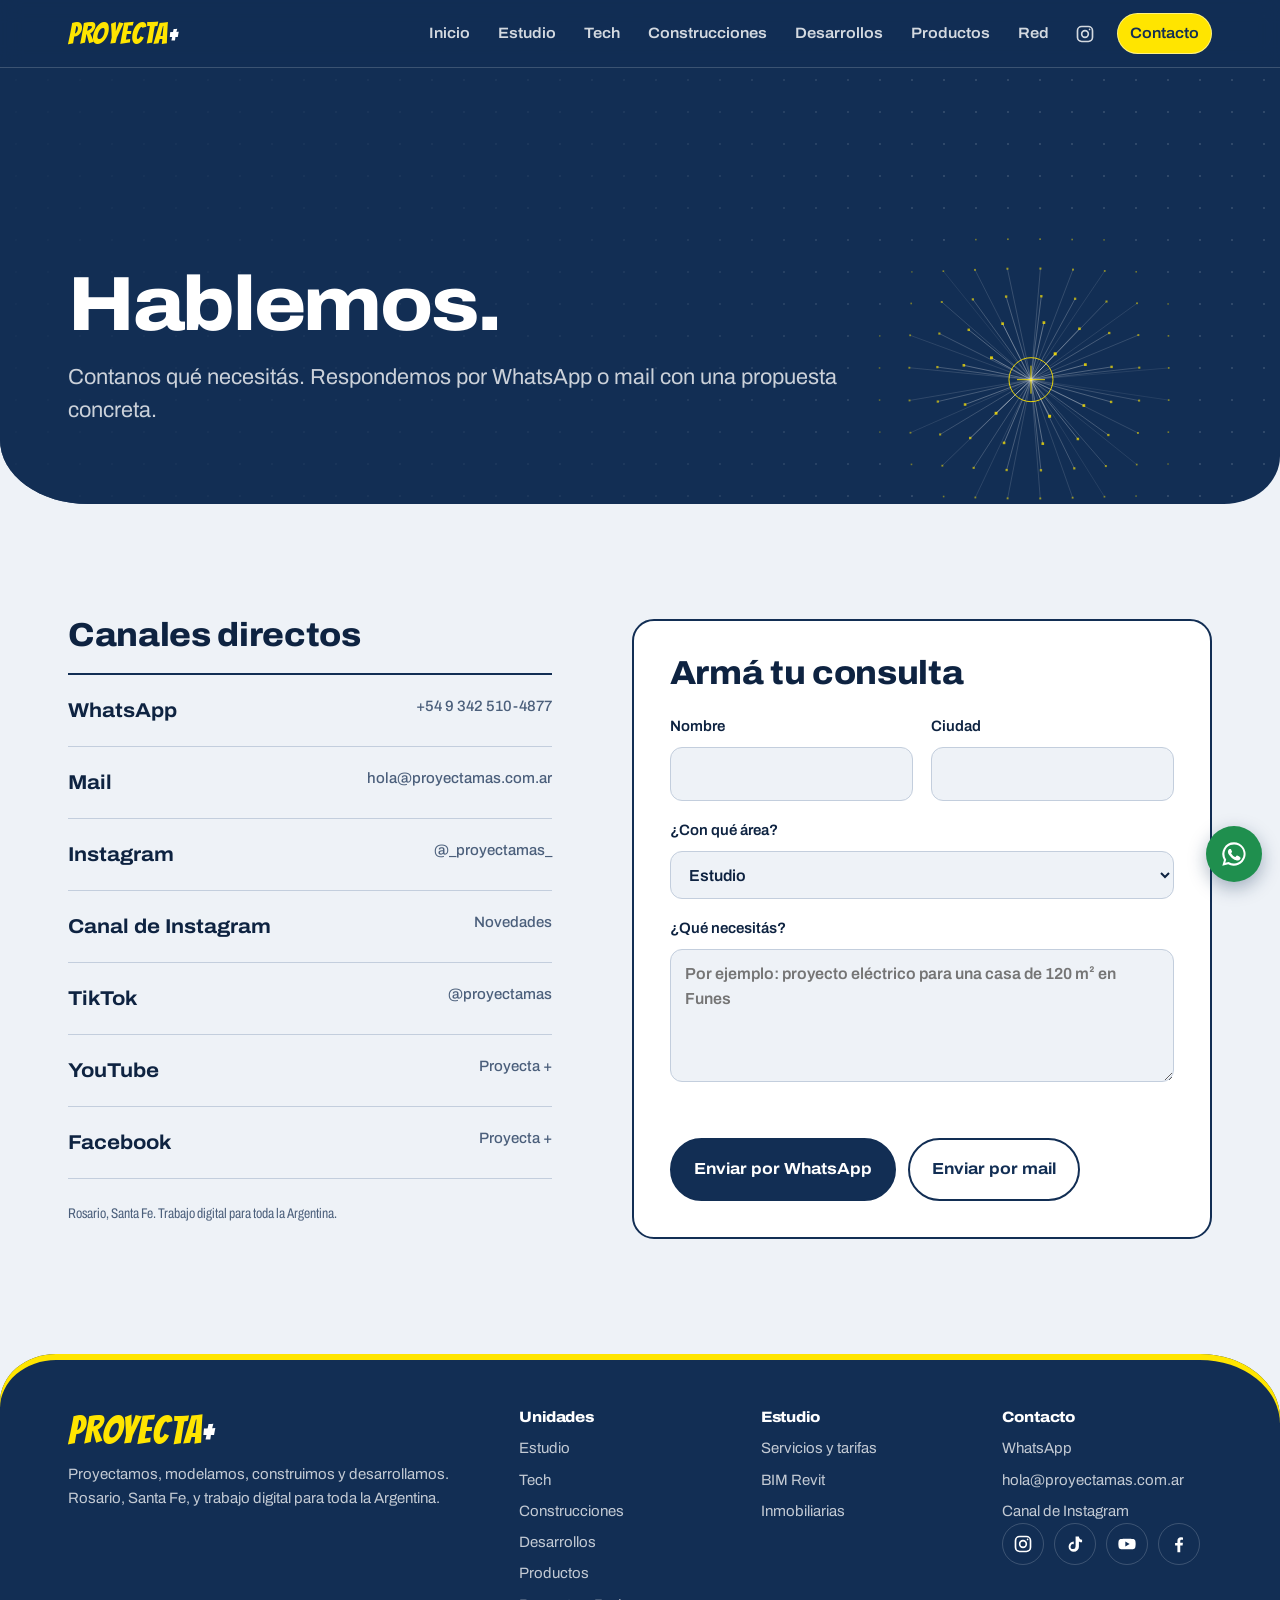
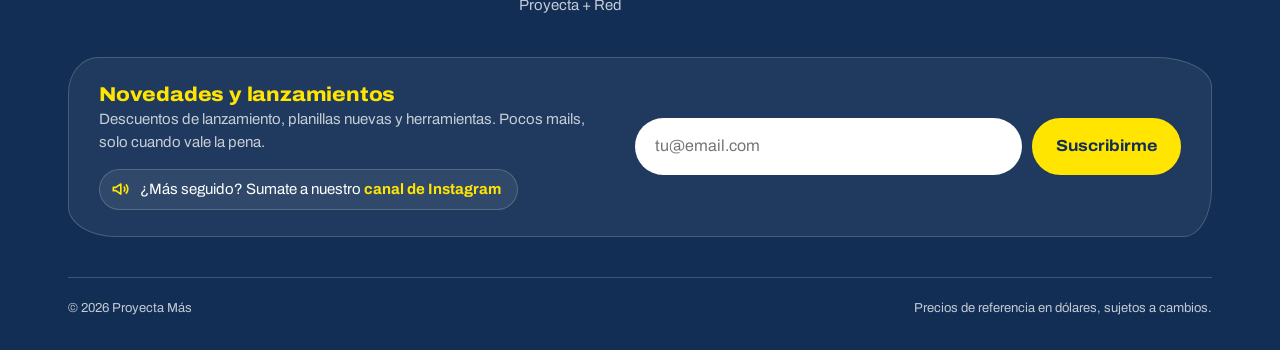
<file: proyectamas/contacto.html>
<!doctype html>
<html lang="es-AR">
<head>
  <meta charset="utf-8">
  <meta name="viewport" content="width=device-width, initial-scale=1">
  <title>Contacto | Proyecta Más</title>
  <meta name="description" content="Escribinos por WhatsApp o mail.">
  <meta name="theme-color" content="#122e54">
  <meta property="og:title" content="Contacto | Proyecta Más">
  <meta property="og:description" content="Escribinos por WhatsApp o mail.">
  <meta property="og:image" content="https://proyectamas.com.ar/assets/og.jpg">
  <meta property="og:image:width" content="1200">
  <meta property="og:image:height" content="630">
  <meta property="og:url" content="https://proyectamas.com.ar/contacto">
  <meta property="og:type" content="website">
  <meta property="og:site_name" content="Proyecta Más">
  <meta property="og:locale" content="es_AR">
  <meta name="twitter:card" content="summary_large_image">
  <link rel="canonical" href="https://proyectamas.com.ar/contacto">
  <link rel="icon" type="image/png" sizes="32x32" href="assets/icon/favicon-32.png">
  <link rel="icon" type="image/png" sizes="192x192" href="assets/icon/favicon-192.png">
  <link rel="apple-touch-icon" href="assets/icon/apple-touch-icon.png">
  <link rel="preload" href="assets/fonts/archivo-var.woff2" as="font" type="font/woff2" crossorigin>
  <link rel="stylesheet" href="css/site.css">
</head>
<body data-pagina="contacto">
  <a class="sr-only" href="#contenido">Saltar al contenido</a>
  <header class="site-header">
    <div class="wrap">
      <a class="logo" href="/" aria-label="Proyecta Más, inicio">PROYECTA<span>+</span></a>
      <button class="nav-toggle" aria-expanded="false" aria-controls="nav">Menú</button>
      <nav class="nav" id="nav" aria-label="Principal">
        <a href="/">Inicio</a>
        <a href="estudio">Estudio</a>
        <a href="tech">Tech</a>
        <a href="construcciones">Construcciones</a>
        <a href="desarrollos">Desarrollos</a>
        <a href="productos">Productos</a>
        <a href="red">Red</a>
        <a class="nav-ig" href="https://instagram.com/_proyectamas_" target="_blank" rel="noopener" aria-label="Instagram @_proyectamas_ (se abre en otra pestaña)"><svg viewBox="0 0 24 24" width="20" height="20" fill="none" stroke="currentColor" stroke-width="2" aria-hidden="true"><rect x="3" y="3" width="18" height="18" rx="5"/><circle cx="12" cy="12" r="4"/><circle cx="17.5" cy="6.5" r="1" fill="currentColor" stroke="none"/></svg><span class="nav-ig-txt">Instagram</span></a>
        <a class="nav-cta" href="contacto" aria-current="page">Contacto</a>
      </nav>
    </div>
  </header>
  <main id="contenido">
    <section class="plano plano--short" aria-labelledby="h1" style="min-height:min(56svh,520px)">
      <canvas data-modo="grilla" aria-hidden="true"></canvas>
      <div class="wrap">
        <h1 class="d1" id="h1">Hablemos.</h1>
        <p class="lead" style="margin-top:20px">Contanos qué necesitás. Respondemos por WhatsApp o mail con una propuesta concreta.</p>
      </div>
    </section>

    <section class="sec">
      <div class="wrap contacto-grid">
        <div>
          <h2 class="d3" style="margin-bottom:20px">Canales directos</h2>
          <ul class="canales">
            <li><a href="https://wa.me/5493425104877" target="_blank" rel="noopener">WhatsApp <small>+54 9 342 510-4877</small></a></li>
            <li><a href="mailto:hola@proyectamas.com.ar">Mail <small>hola@proyectamas.com.ar</small></a></li>
            <li><a href="https://instagram.com/_proyectamas_" target="_blank" rel="noopener">Instagram <small>@_proyectamas_</small></a></li>
            <li><a href="https://www.instagram.com/channel/0VwvzEe1BmXMm80S/" target="_blank" rel="noopener">Canal de Instagram <small>Novedades</small></a></li>
            <li><a href="https://www.tiktok.com/@proyectamas" target="_blank" rel="noopener">TikTok <small>@proyectamas</small></a></li>
            <li><a href="https://www.youtube.com/channel/UCshNmW2Sm25api8msd9-daA" target="_blank" rel="noopener">YouTube <small>Proyecta +</small></a></li>
            <li><a href="https://www.facebook.com/profile.php?id=61575147253970" target="_blank" rel="noopener">Facebook <small>Proyecta +</small></a></li>
          </ul>
          <p class="note" style="margin-top:24px">Rosario, Santa Fe. Trabajo digital para toda la Argentina.</p>
        </div>
        <form class="form" id="form-contacto" novalidate>
          <h2 class="d3">Armá tu consulta</h2>
          <div class="fila">
            <label>Nombre<input name="nombre" autocomplete="name" required></label>
            <label>Ciudad<input name="ciudad" autocomplete="address-level2"></label>
          </div>
          <label>¿Con qué área?
            <select name="unidad">
              <option>Estudio</option><option>Tech</option><option>Construcciones</option><option>Desarrollos</option><option>Productos</option><option>Proyecta + Red</option><option>Otro</option>
            </select>
          </label>
          <label>¿Qué necesitás?<textarea name="mensaje" required placeholder="Por ejemplo: proyecto eléctrico para una casa de 120 m² en Funes"></textarea></label>
          <p class="error" role="alert"></p>
          <div class="acciones">
            <button class="btn btn--ink" type="submit">Enviar por WhatsApp</button>
            <button class="btn btn--line" type="button" id="enviar-mail">Enviar por mail</button>
          </div>
        </form>
      </div>
    </section>
  </main>
  <footer class="site-footer">
    <div class="wrap">
      <div class="cols">
        <div>
          <a class="logo" href="/">PROYECTA<span>+</span></a>
          <p style="margin-top:12px;max-width:28em">Proyectamos, modelamos, construimos y desarrollamos. Rosario, Santa Fe, y trabajo digital para toda la Argentina.</p>
        </div>
        <div>
          <h4>Unidades</h4>
          <ul><li><a href="estudio">Estudio</a></li><li><a href="tech">Tech</a></li><li><a href="construcciones">Construcciones</a></li><li><a href="desarrollos">Desarrollos</a></li><li><a href="productos">Productos</a></li><li><a href="red">Proyecta + Red</a></li></ul>
        </div>
        <div>
          <h4>Estudio</h4>
          <ul><li><a href="estudio#tarifas">Servicios y tarifas</a></li><li><a href="estudio#bim">BIM Revit</a></li><li><a href="estudio#inmobiliarias">Inmobiliarias</a></li></ul>
        </div>
        <div>
          <h4>Contacto</h4>
          <ul>
            <li><a href="https://wa.me/5493425104877" target="_blank" rel="noopener">WhatsApp</a></li>
            <li><a href="mailto:hola@proyectamas.com.ar">hola@proyectamas.com.ar</a></li>
            <li><a href="https://www.instagram.com/channel/0VwvzEe1BmXMm80S/" target="_blank" rel="noopener">Canal de Instagram</a></li>
          </ul>
          <ul class="redes" aria-label="Redes sociales">
              <li><a href="https://instagram.com/_proyectamas_" target="_blank" rel="noopener" aria-label="Instagram"><svg viewBox="0 0 24 24" width="20" height="20" fill="none" stroke="currentColor" stroke-width="2" aria-hidden="true"><rect x="3" y="3" width="18" height="18" rx="5"/><circle cx="12" cy="12" r="4"/><circle cx="17.5" cy="6.5" r="1" fill="currentColor" stroke="none"/></svg></a></li>
              <li><a href="https://www.tiktok.com/@proyectamas" target="_blank" rel="noopener" aria-label="TikTok"><svg viewBox="0 0 24 24" width="20" height="20" fill="currentColor" aria-hidden="true"><path d="M16.6 3c.3 2.2 1.6 3.7 3.9 3.9v3.1a7.4 7.4 0 0 1-3.8-1.1v6.3A6.2 6.2 0 1 1 10.5 9v3.2a3 3 0 1 0 2.2 2.9V3z"/></svg></a></li>
              <li><a href="https://www.youtube.com/channel/UCshNmW2Sm25api8msd9-daA" target="_blank" rel="noopener" aria-label="YouTube"><svg viewBox="0 0 24 24" width="20" height="20" fill="currentColor" aria-hidden="true"><path d="M22 8.2a3 3 0 0 0-2.1-2.1C18 5.6 12 5.6 12 5.6s-6 0-7.9.5A3 3 0 0 0 2 8.2 31 31 0 0 0 1.6 12a31 31 0 0 0 .4 3.8 3 3 0 0 0 2.1 2.1c1.9.5 7.9.5 7.9.5s6 0 7.9-.5a3 3 0 0 0 2.1-2.1 31 31 0 0 0 .4-3.8 31 31 0 0 0-.4-3.8zM10 15.1V8.9l5.2 3.1z"/></svg></a></li>
              <li><a href="https://www.facebook.com/profile.php?id=61575147253970" target="_blank" rel="noopener" aria-label="Facebook"><svg viewBox="0 0 24 24" width="20" height="20" fill="currentColor" aria-hidden="true"><path d="M13.5 22v-8.2h2.8l.4-3.2h-3.2V8.5c0-.9.3-1.6 1.6-1.6h1.7V4.1a23 23 0 0 0-2.5-.1c-2.5 0-4.2 1.5-4.2 4.3v2.4H7.3v3.2h2.8V22z"/></svg></a></li>
            </ul>
        </div>
      </div>
      <form class="suscribir suscribir--pie" action="/api/suscribir" method="post" data-suscribir>
        <div class="suscribir-txt">
          <h4>Novedades y lanzamientos</h4>
          <p>Descuentos de lanzamiento, planillas nuevas y herramientas. Pocos mails, solo cuando vale la pena.</p>
          <a class="suscribir-ig" href="https://www.instagram.com/channel/0VwvzEe1BmXMm80S/" target="_blank" rel="noopener"><svg viewBox="0 0 24 24" width="20" height="20" fill="none" stroke="currentColor" stroke-width="2" stroke-linejoin="round" aria-hidden="true"><path d="M4 10v4h3l6 4V6L7 10z"/><path d="M16.5 9a4 4 0 0 1 0 6M19 6.5a7.5 7.5 0 0 1 0 11"/></svg><span>¿Más seguido? Sumate a nuestro <b>canal de Instagram</b></span></a>
        </div>
        <div class="suscribir-campos">
          <input type="hidden" name="origen" value="pie">
          <label class="sr-only" for="sus-email-pie">Tu email</label>
          <input id="sus-email-pie" type="email" name="email" placeholder="tu@email.com" autocomplete="email" required>
          <input class="hp" type="text" name="web" tabindex="-1" autocomplete="off" aria-hidden="true">
          <button class="btn btn--yellow" type="submit">Suscribirme</button>
        </div>
        <p class="suscribir-msg" role="status" aria-live="polite"></p>
      </form>
      <div class="legal"><span>© <span id="anio">2026</span> Proyecta Más</span><span>Precios de referencia en dólares, sujetos a cambios.</span></div>
    </div>
  </footer>
  <a class="wa-float" href="https://wa.me/5493425104877" target="_blank" rel="noopener" aria-label="Escribinos por WhatsApp"><svg viewBox="0 0 24 24" fill="currentColor" aria-hidden="true"><path d="M12 2a10 10 0 0 0-8.6 15.1L2 22l5-1.3A10 10 0 1 0 12 2zm0 18.2a8.2 8.2 0 0 1-4.2-1.2l-.3-.2-3 .8.8-2.9-.2-.3A8.2 8.2 0 1 1 12 20.2zm4.5-6.1c-.2-.1-1.5-.7-1.7-.8s-.4-.1-.6.1-.7.8-.8 1-.3.2-.5.1a6.7 6.7 0 0 1-3.3-2.9c-.2-.4.2-.4.7-1.3.1-.2 0-.3 0-.4l-.8-1.8c-.2-.5-.4-.4-.6-.4h-.5a1 1 0 0 0-.7.3 3 3 0 0 0-.9 2.2 5.1 5.1 0 0 0 1.1 2.7 11.7 11.7 0 0 0 4.5 4c1.7.7 2.3.8 3.2.6a2.7 2.7 0 0 0 1.8-1.2 2.2 2.2 0 0 0 .2-1.2c-.1-.1-.3-.2-.5-.3z"/></svg></a>
  <script src="js/precios.js"></script>
  <script src="js/site.js"></script>
</body>
</html>
</file>
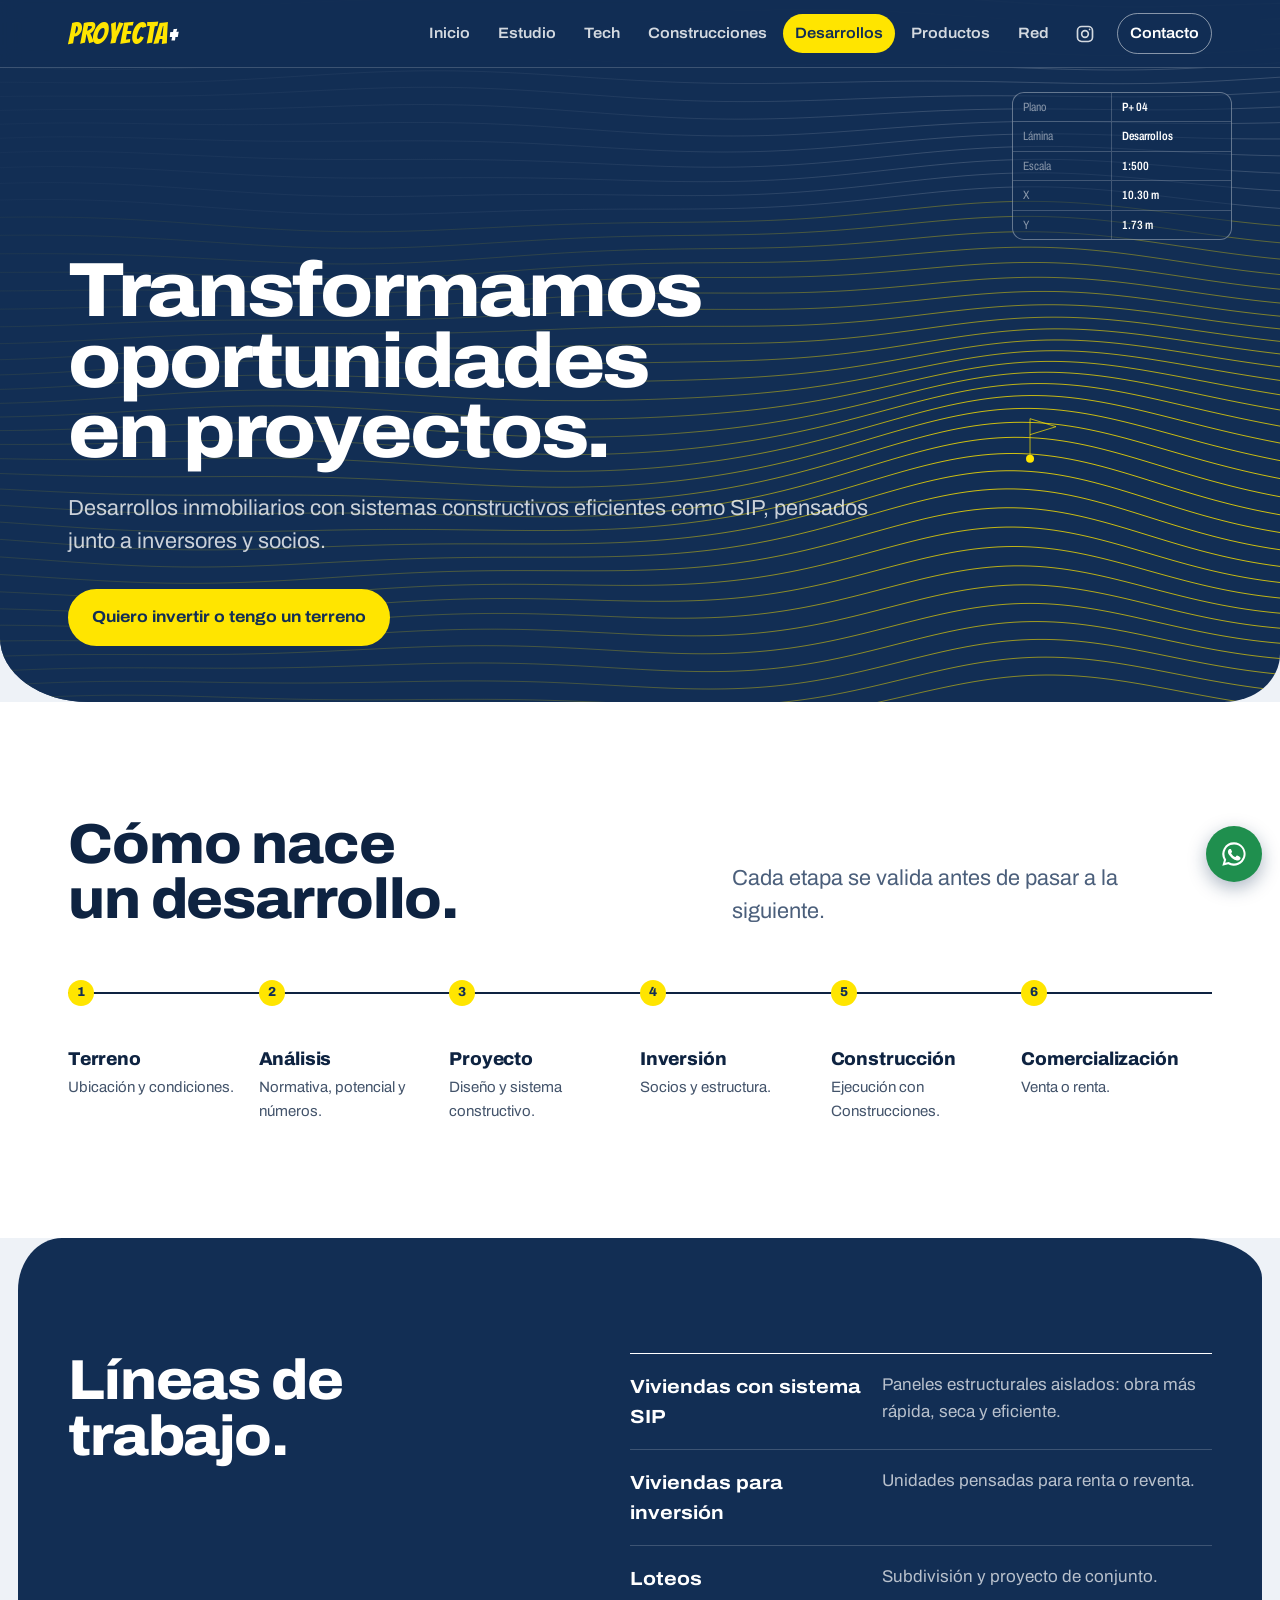
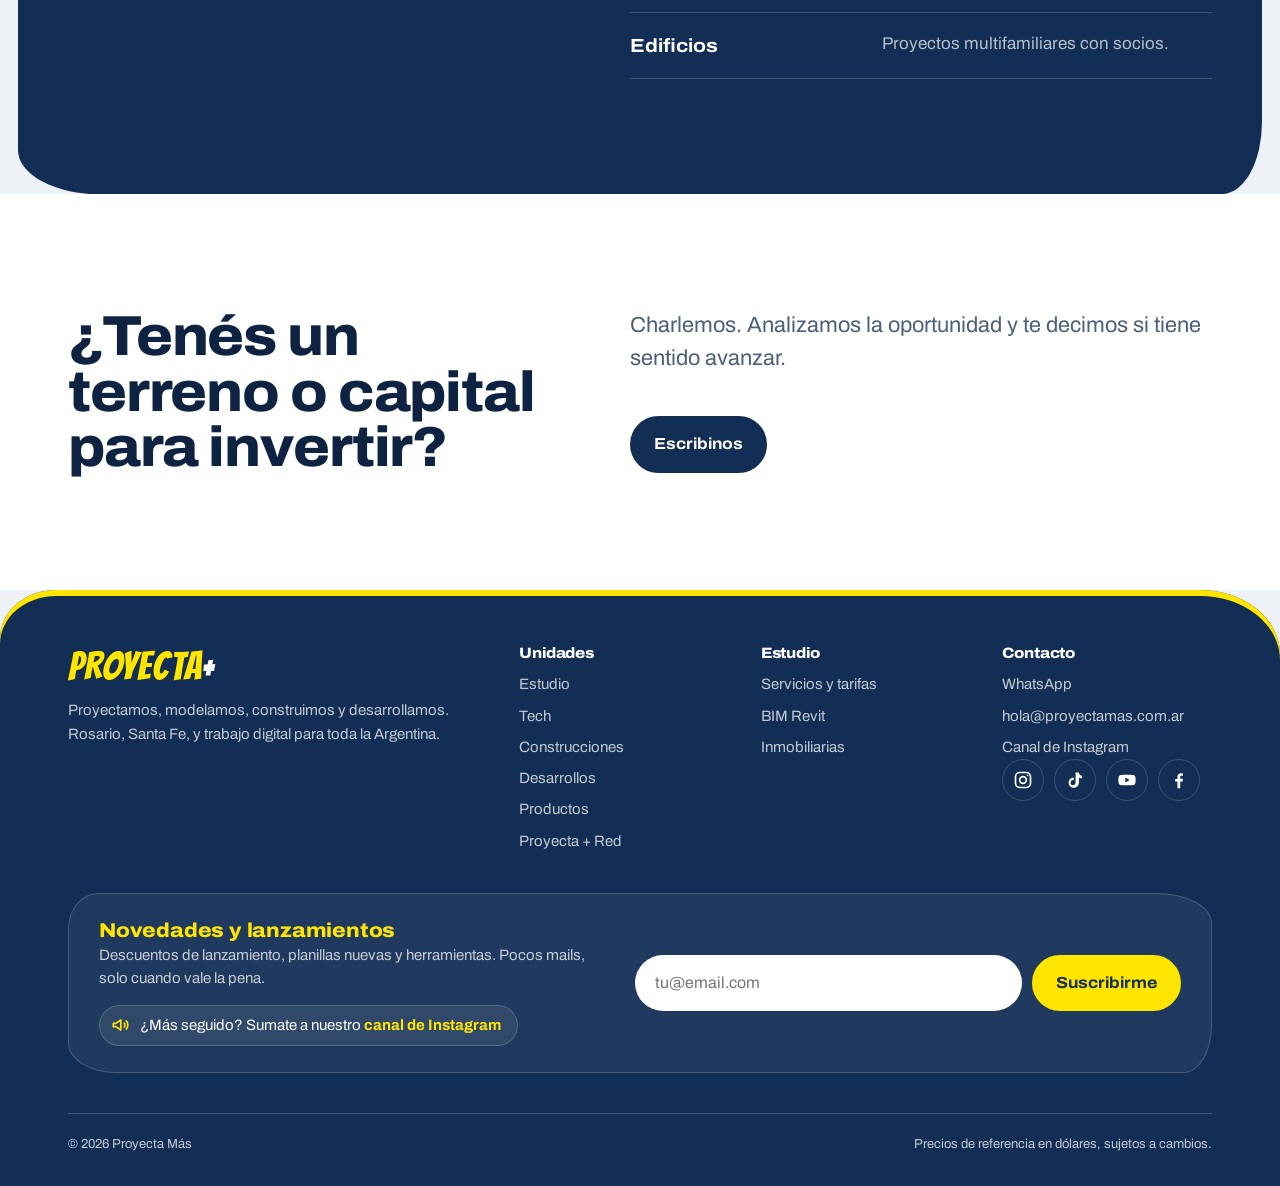
<file: proyectamas/desarrollos.html>
<!doctype html>
<html lang="es-AR">
<head>
  <meta charset="utf-8">
  <meta name="viewport" content="width=device-width, initial-scale=1">
  <title>Desarrollos · Proyectos e inversión | Proyecta Más</title>
  <meta name="description" content="Desarrollos inmobiliarios con sistema SIP, loteos y proyectos para inversores.">
  <meta name="theme-color" content="#122e54">
  <meta property="og:title" content="Desarrollos · Proyectos e inversión | Proyecta Más">
  <meta property="og:description" content="Desarrollos inmobiliarios con sistema SIP, loteos y proyectos para inversores.">
  <meta property="og:image" content="https://proyectamas.com.ar/assets/og.jpg">
  <meta property="og:image:width" content="1200">
  <meta property="og:image:height" content="630">
  <meta property="og:url" content="https://proyectamas.com.ar/desarrollos">
  <meta property="og:type" content="website">
  <meta property="og:site_name" content="Proyecta Más">
  <meta property="og:locale" content="es_AR">
  <meta name="twitter:card" content="summary_large_image">
  <link rel="canonical" href="https://proyectamas.com.ar/desarrollos">
  <link rel="icon" type="image/png" sizes="32x32" href="assets/icon/favicon-32.png">
  <link rel="icon" type="image/png" sizes="192x192" href="assets/icon/favicon-192.png">
  <link rel="apple-touch-icon" href="assets/icon/apple-touch-icon.png">
  <link rel="preload" href="assets/fonts/archivo-var.woff2" as="font" type="font/woff2" crossorigin>
  <link rel="stylesheet" href="css/site.css">
</head>
<body data-pagina="desarrollos">
  <a class="sr-only" href="#contenido">Saltar al contenido</a>
  <header class="site-header">
    <div class="wrap">
      <a class="logo" href="/" aria-label="Proyecta Más, inicio">PROYECTA<span>+</span></a>
      <button class="nav-toggle" aria-expanded="false" aria-controls="nav">Menú</button>
      <nav class="nav" id="nav" aria-label="Principal">
        <a href="/">Inicio</a>
        <a href="estudio">Estudio</a>
        <a href="tech">Tech</a>
        <a href="construcciones">Construcciones</a>
        <a href="desarrollos" aria-current="page">Desarrollos</a>
        <a href="productos">Productos</a>
        <a href="red">Red</a>
        <a class="nav-ig" href="https://instagram.com/_proyectamas_" target="_blank" rel="noopener" aria-label="Instagram @_proyectamas_ (se abre en otra pestaña)"><svg viewBox="0 0 24 24" width="20" height="20" fill="none" stroke="currentColor" stroke-width="2" aria-hidden="true"><rect x="3" y="3" width="18" height="18" rx="5"/><circle cx="12" cy="12" r="4"/><circle cx="17.5" cy="6.5" r="1" fill="currentColor" stroke="none"/></svg><span class="nav-ig-txt">Instagram</span></a>
        <a class="nav-cta" href="contacto">Contacto</a>
      </nav>
    </div>
  </header>
  <main id="contenido">
    <section class="plano plano--short" aria-labelledby="h1">
      <canvas data-modo="curvas" aria-hidden="true"></canvas>
      <div class="rotulo" aria-hidden="true">
        <div>Plano</div><div><b>P+ 04</b></div>
        <div>Lámina</div><div><b>Desarrollos</b></div>
        <div>Escala</div><div><b>1:500</b></div>
        <div>X</div><div><b data-rot-x>0.00 m</b></div>
        <div>Y</div><div><b data-rot-y>0.00 m</b></div>
      </div>
      <div class="wrap">
        <h1 class="d1" id="h1">Transformamos oportunidades en proyectos.</h1>
        <p class="lead" style="margin-top:24px">Desarrollos inmobiliarios con sistemas constructivos eficientes como SIP, pensados junto a inversores y socios.</p>
        <div class="hero-actions"><a class="btn btn--yellow" href="contacto?unidad=Desarrollos">Quiero invertir o tengo un terreno</a></div>
      </div>
    </section>

    <section class="sec sec--sheet" aria-labelledby="h-modelo">
      <div class="wrap">
        <div class="sec-head"><h2 class="d2" id="h-modelo">Cómo nace un desarrollo.</h2><p class="lead">Cada etapa se valida antes de pasar a la siguiente.</p></div>
        <ol class="secuencia" style="--n:6">
          <li><h3>Terreno</h3><p>Ubicación y condiciones.</p></li>
          <li><h3>Análisis</h3><p>Normativa, potencial y números.</p></li>
          <li><h3>Proyecto</h3><p>Diseño y sistema constructivo.</p></li>
          <li><h3>Inversión</h3><p>Socios y estructura.</p></li>
          <li><h3>Construcción</h3><p>Ejecución con Construcciones.</p></li>
          <li><h3>Comercialización</h3><p>Venta o renta.</p></li>
        </ol>
      </div>
    </section>

    <section class="sec sec--ink" aria-labelledby="h-lineas">
      <div class="wrap split">
        <h2 class="d2" id="h-lineas">Líneas de trabajo.</h2>
        <ul class="lista-linea">
          <li><strong>Viviendas con sistema SIP</strong><span>Paneles estructurales aislados: obra más rápida, seca y eficiente.</span></li>
          <li><strong>Viviendas para inversión</strong><span>Unidades pensadas para renta o reventa.</span></li>
          <li><strong>Loteos</strong><span>Subdivisión y proyecto de conjunto.</span></li>
          <li><strong>Edificios</strong><span>Proyectos multifamiliares con socios.</span></li>
        </ul>
      </div>
    </section>

    <section class="sec sec--sheet" aria-labelledby="h-cta">
      <div class="wrap split">
        <h2 class="d2" id="h-cta">¿Tenés un terreno o capital para invertir?</h2>
        <div><p class="lead" style="margin-top:0">Charlemos. Analizamos la oportunidad y te decimos si tiene sentido avanzar.</p><a class="btn btn--ink" style="margin-top:20px" href="contacto?unidad=Desarrollos">Escribinos</a></div>
      </div>
    </section>
  </main>
  <footer class="site-footer">
    <div class="wrap">
      <div class="cols">
        <div>
          <a class="logo" href="/">PROYECTA<span>+</span></a>
          <p style="margin-top:12px;max-width:28em">Proyectamos, modelamos, construimos y desarrollamos. Rosario, Santa Fe, y trabajo digital para toda la Argentina.</p>
        </div>
        <div>
          <h4>Unidades</h4>
          <ul><li><a href="estudio">Estudio</a></li><li><a href="tech">Tech</a></li><li><a href="construcciones">Construcciones</a></li><li><a href="desarrollos">Desarrollos</a></li><li><a href="productos">Productos</a></li><li><a href="red">Proyecta + Red</a></li></ul>
        </div>
        <div>
          <h4>Estudio</h4>
          <ul><li><a href="estudio#tarifas">Servicios y tarifas</a></li><li><a href="estudio#bim">BIM Revit</a></li><li><a href="estudio#inmobiliarias">Inmobiliarias</a></li></ul>
        </div>
        <div>
          <h4>Contacto</h4>
          <ul>
            <li><a href="https://wa.me/5493425104877" target="_blank" rel="noopener">WhatsApp</a></li>
            <li><a href="mailto:hola@proyectamas.com.ar">hola@proyectamas.com.ar</a></li>
            <li><a href="https://www.instagram.com/channel/0VwvzEe1BmXMm80S/" target="_blank" rel="noopener">Canal de Instagram</a></li>
          </ul>
          <ul class="redes" aria-label="Redes sociales">
              <li><a href="https://instagram.com/_proyectamas_" target="_blank" rel="noopener" aria-label="Instagram"><svg viewBox="0 0 24 24" width="20" height="20" fill="none" stroke="currentColor" stroke-width="2" aria-hidden="true"><rect x="3" y="3" width="18" height="18" rx="5"/><circle cx="12" cy="12" r="4"/><circle cx="17.5" cy="6.5" r="1" fill="currentColor" stroke="none"/></svg></a></li>
              <li><a href="https://www.tiktok.com/@proyectamas" target="_blank" rel="noopener" aria-label="TikTok"><svg viewBox="0 0 24 24" width="20" height="20" fill="currentColor" aria-hidden="true"><path d="M16.6 3c.3 2.2 1.6 3.7 3.9 3.9v3.1a7.4 7.4 0 0 1-3.8-1.1v6.3A6.2 6.2 0 1 1 10.5 9v3.2a3 3 0 1 0 2.2 2.9V3z"/></svg></a></li>
              <li><a href="https://www.youtube.com/channel/UCshNmW2Sm25api8msd9-daA" target="_blank" rel="noopener" aria-label="YouTube"><svg viewBox="0 0 24 24" width="20" height="20" fill="currentColor" aria-hidden="true"><path d="M22 8.2a3 3 0 0 0-2.1-2.1C18 5.6 12 5.6 12 5.6s-6 0-7.9.5A3 3 0 0 0 2 8.2 31 31 0 0 0 1.6 12a31 31 0 0 0 .4 3.8 3 3 0 0 0 2.1 2.1c1.9.5 7.9.5 7.9.5s6 0 7.9-.5a3 3 0 0 0 2.1-2.1 31 31 0 0 0 .4-3.8 31 31 0 0 0-.4-3.8zM10 15.1V8.9l5.2 3.1z"/></svg></a></li>
              <li><a href="https://www.facebook.com/profile.php?id=61575147253970" target="_blank" rel="noopener" aria-label="Facebook"><svg viewBox="0 0 24 24" width="20" height="20" fill="currentColor" aria-hidden="true"><path d="M13.5 22v-8.2h2.8l.4-3.2h-3.2V8.5c0-.9.3-1.6 1.6-1.6h1.7V4.1a23 23 0 0 0-2.5-.1c-2.5 0-4.2 1.5-4.2 4.3v2.4H7.3v3.2h2.8V22z"/></svg></a></li>
            </ul>
        </div>
      </div>
      <form class="suscribir suscribir--pie" action="/api/suscribir" method="post" data-suscribir>
        <div class="suscribir-txt">
          <h4>Novedades y lanzamientos</h4>
          <p>Descuentos de lanzamiento, planillas nuevas y herramientas. Pocos mails, solo cuando vale la pena.</p>
          <a class="suscribir-ig" href="https://www.instagram.com/channel/0VwvzEe1BmXMm80S/" target="_blank" rel="noopener"><svg viewBox="0 0 24 24" width="20" height="20" fill="none" stroke="currentColor" stroke-width="2" stroke-linejoin="round" aria-hidden="true"><path d="M4 10v4h3l6 4V6L7 10z"/><path d="M16.5 9a4 4 0 0 1 0 6M19 6.5a7.5 7.5 0 0 1 0 11"/></svg><span>¿Más seguido? Sumate a nuestro <b>canal de Instagram</b></span></a>
        </div>
        <div class="suscribir-campos">
          <input type="hidden" name="origen" value="pie">
          <label class="sr-only" for="sus-email-pie">Tu email</label>
          <input id="sus-email-pie" type="email" name="email" placeholder="tu@email.com" autocomplete="email" required>
          <input class="hp" type="text" name="web" tabindex="-1" autocomplete="off" aria-hidden="true">
          <button class="btn btn--yellow" type="submit">Suscribirme</button>
        </div>
        <p class="suscribir-msg" role="status" aria-live="polite"></p>
      </form>
      <div class="legal"><span>© <span id="anio">2026</span> Proyecta Más</span><span>Precios de referencia en dólares, sujetos a cambios.</span></div>
    </div>
  </footer>
  <a class="wa-float" href="https://wa.me/5493425104877" target="_blank" rel="noopener" aria-label="Escribinos por WhatsApp"><svg viewBox="0 0 24 24" fill="currentColor" aria-hidden="true"><path d="M12 2a10 10 0 0 0-8.6 15.1L2 22l5-1.3A10 10 0 1 0 12 2zm0 18.2a8.2 8.2 0 0 1-4.2-1.2l-.3-.2-3 .8.8-2.9-.2-.3A8.2 8.2 0 1 1 12 20.2zm4.5-6.1c-.2-.1-1.5-.7-1.7-.8s-.4-.1-.6.1-.7.8-.8 1-.3.2-.5.1a6.7 6.7 0 0 1-3.3-2.9c-.2-.4.2-.4.7-1.3.1-.2 0-.3 0-.4l-.8-1.8c-.2-.5-.4-.4-.6-.4h-.5a1 1 0 0 0-.7.3 3 3 0 0 0-.9 2.2 5.1 5.1 0 0 0 1.1 2.7 11.7 11.7 0 0 0 4.5 4c1.7.7 2.3.8 3.2.6a2.7 2.7 0 0 0 1.8-1.2 2.2 2.2 0 0 0 .2-1.2c-.1-.1-.3-.2-.5-.3z"/></svg></a>
  <script src="js/site.js"></script>
</body>
</html>
</file>
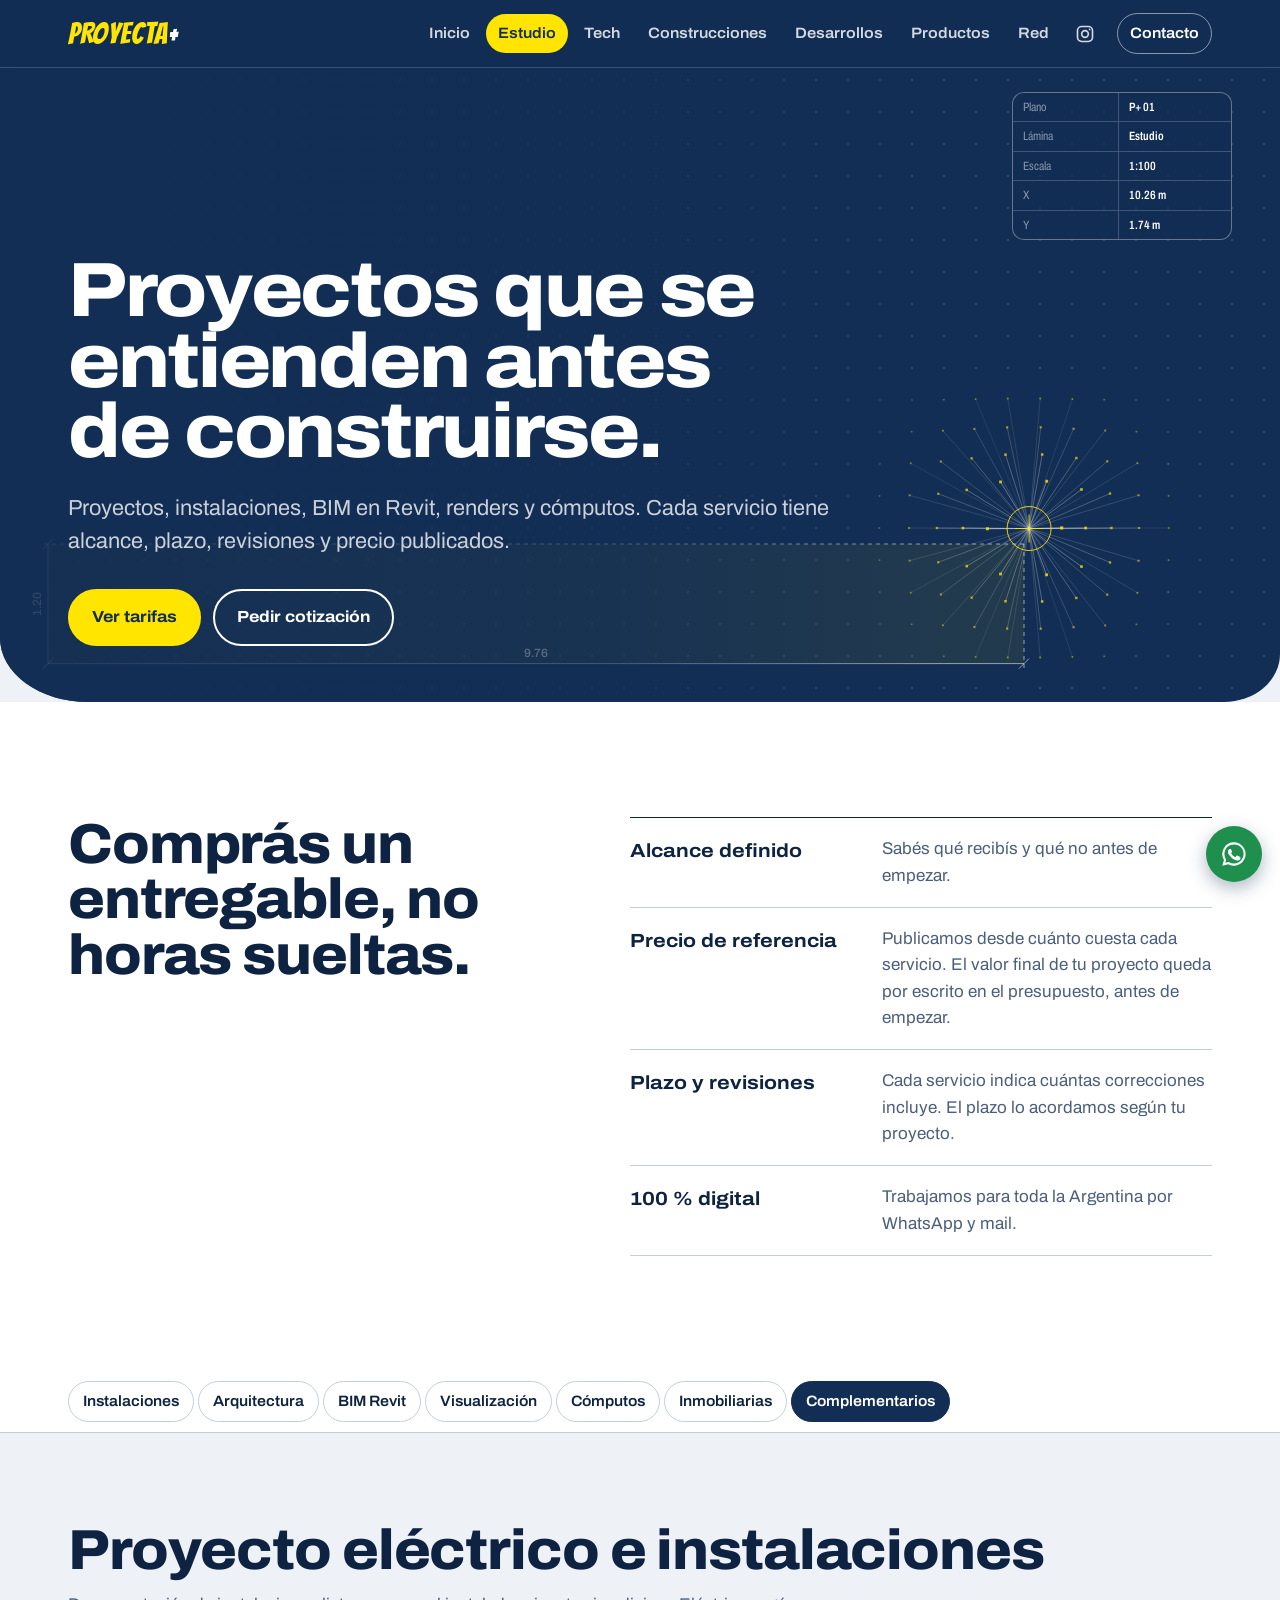
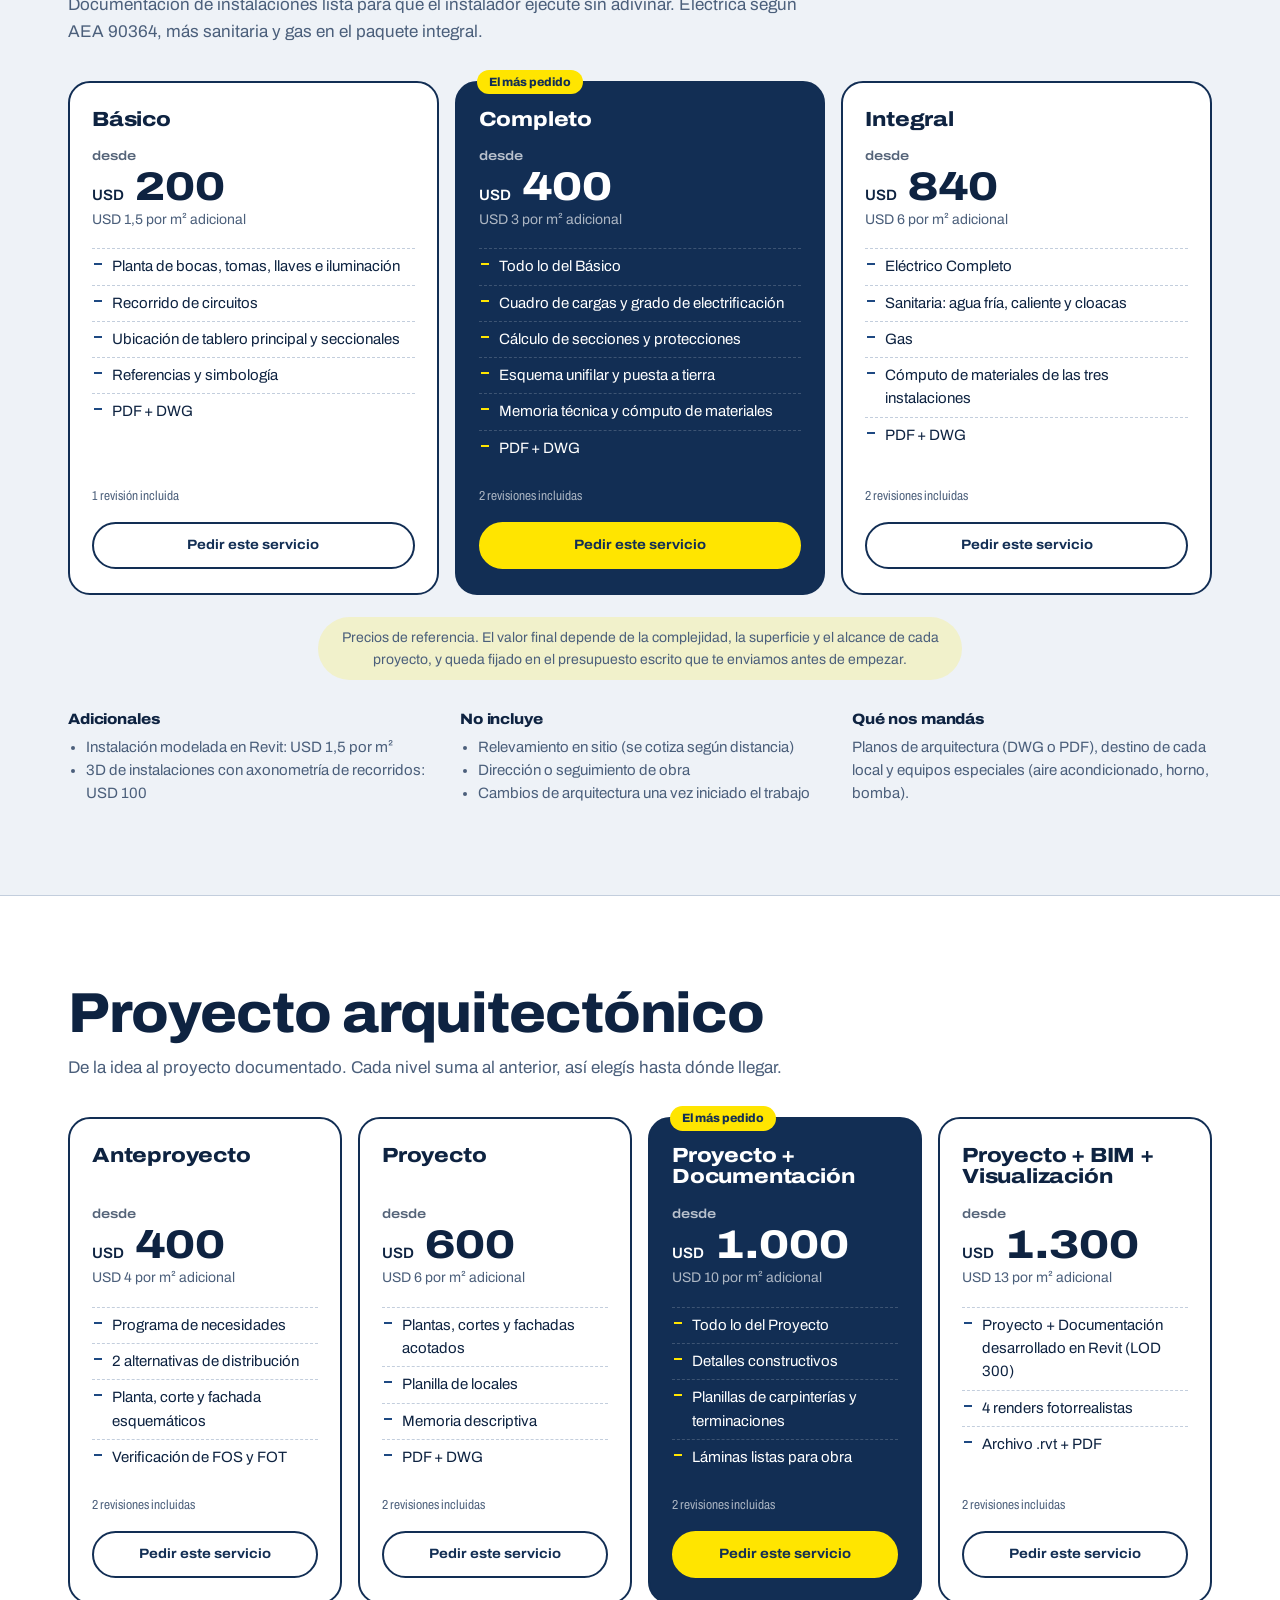
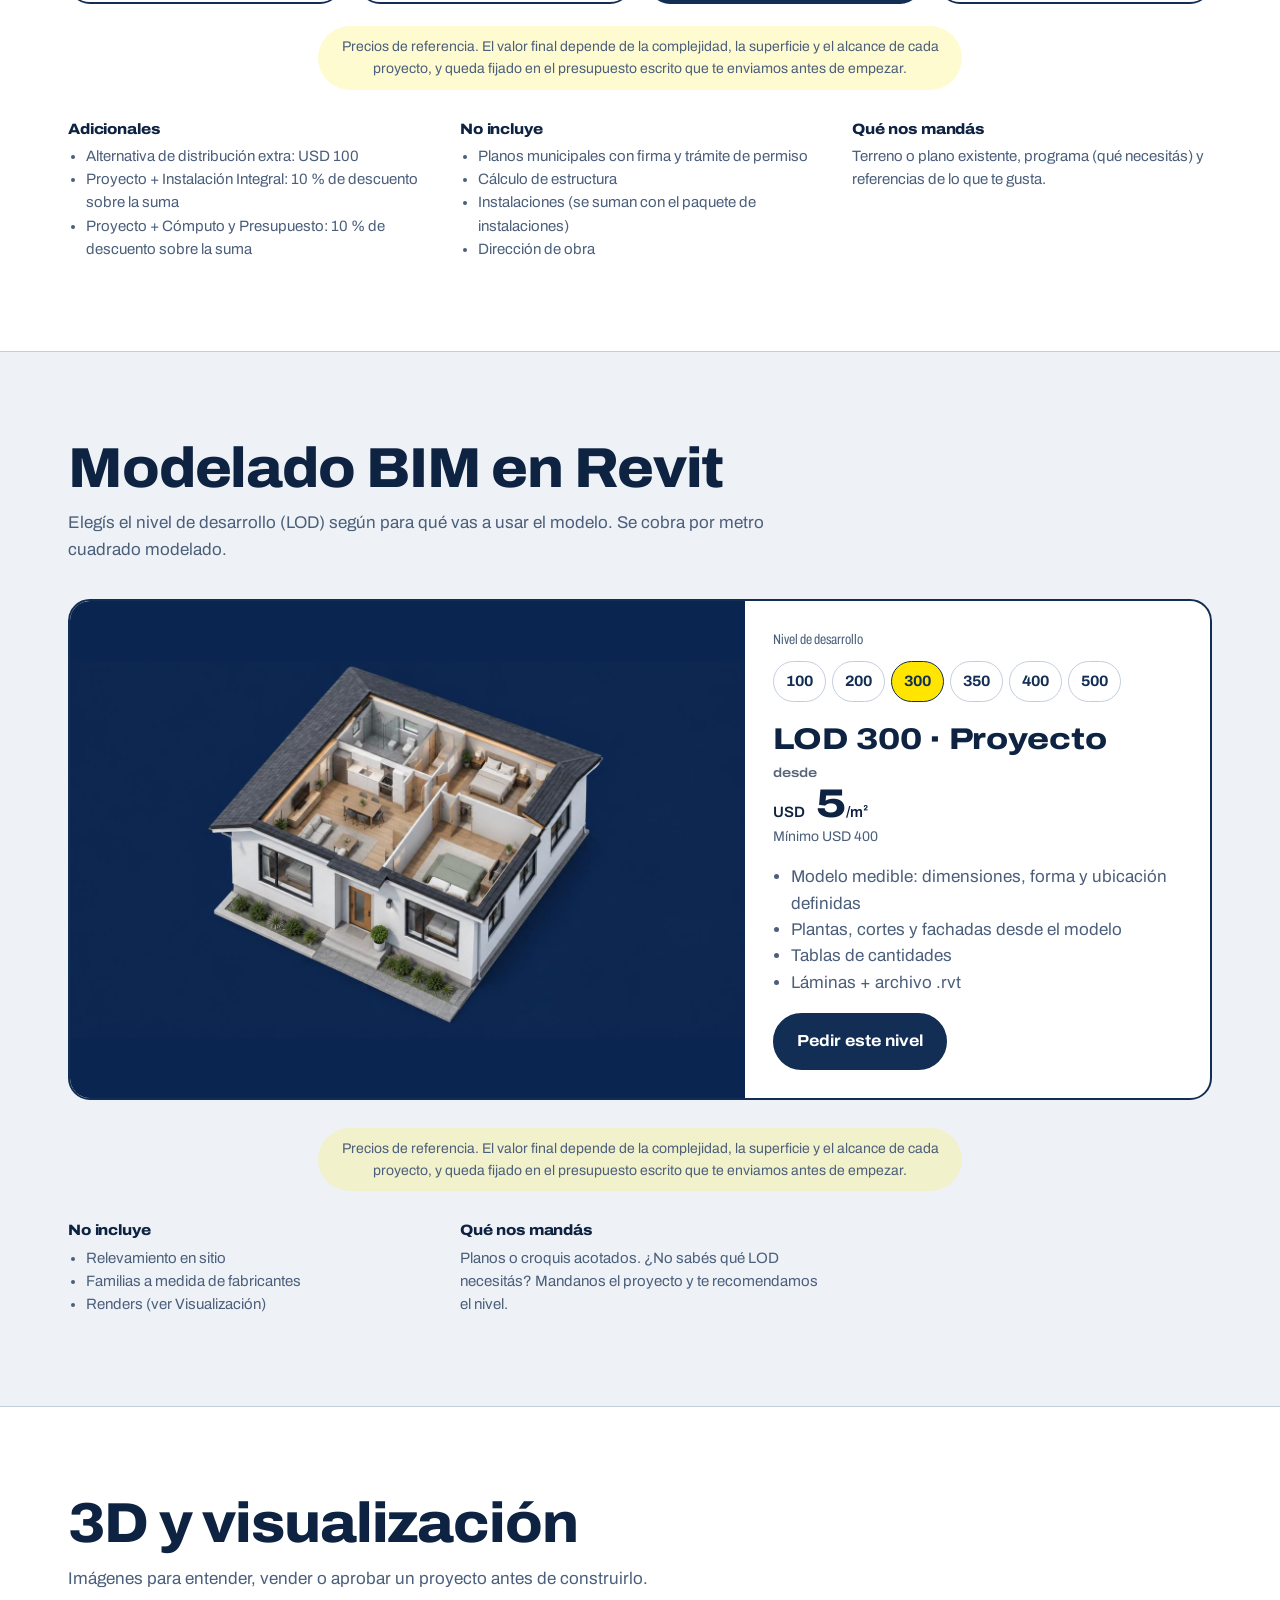
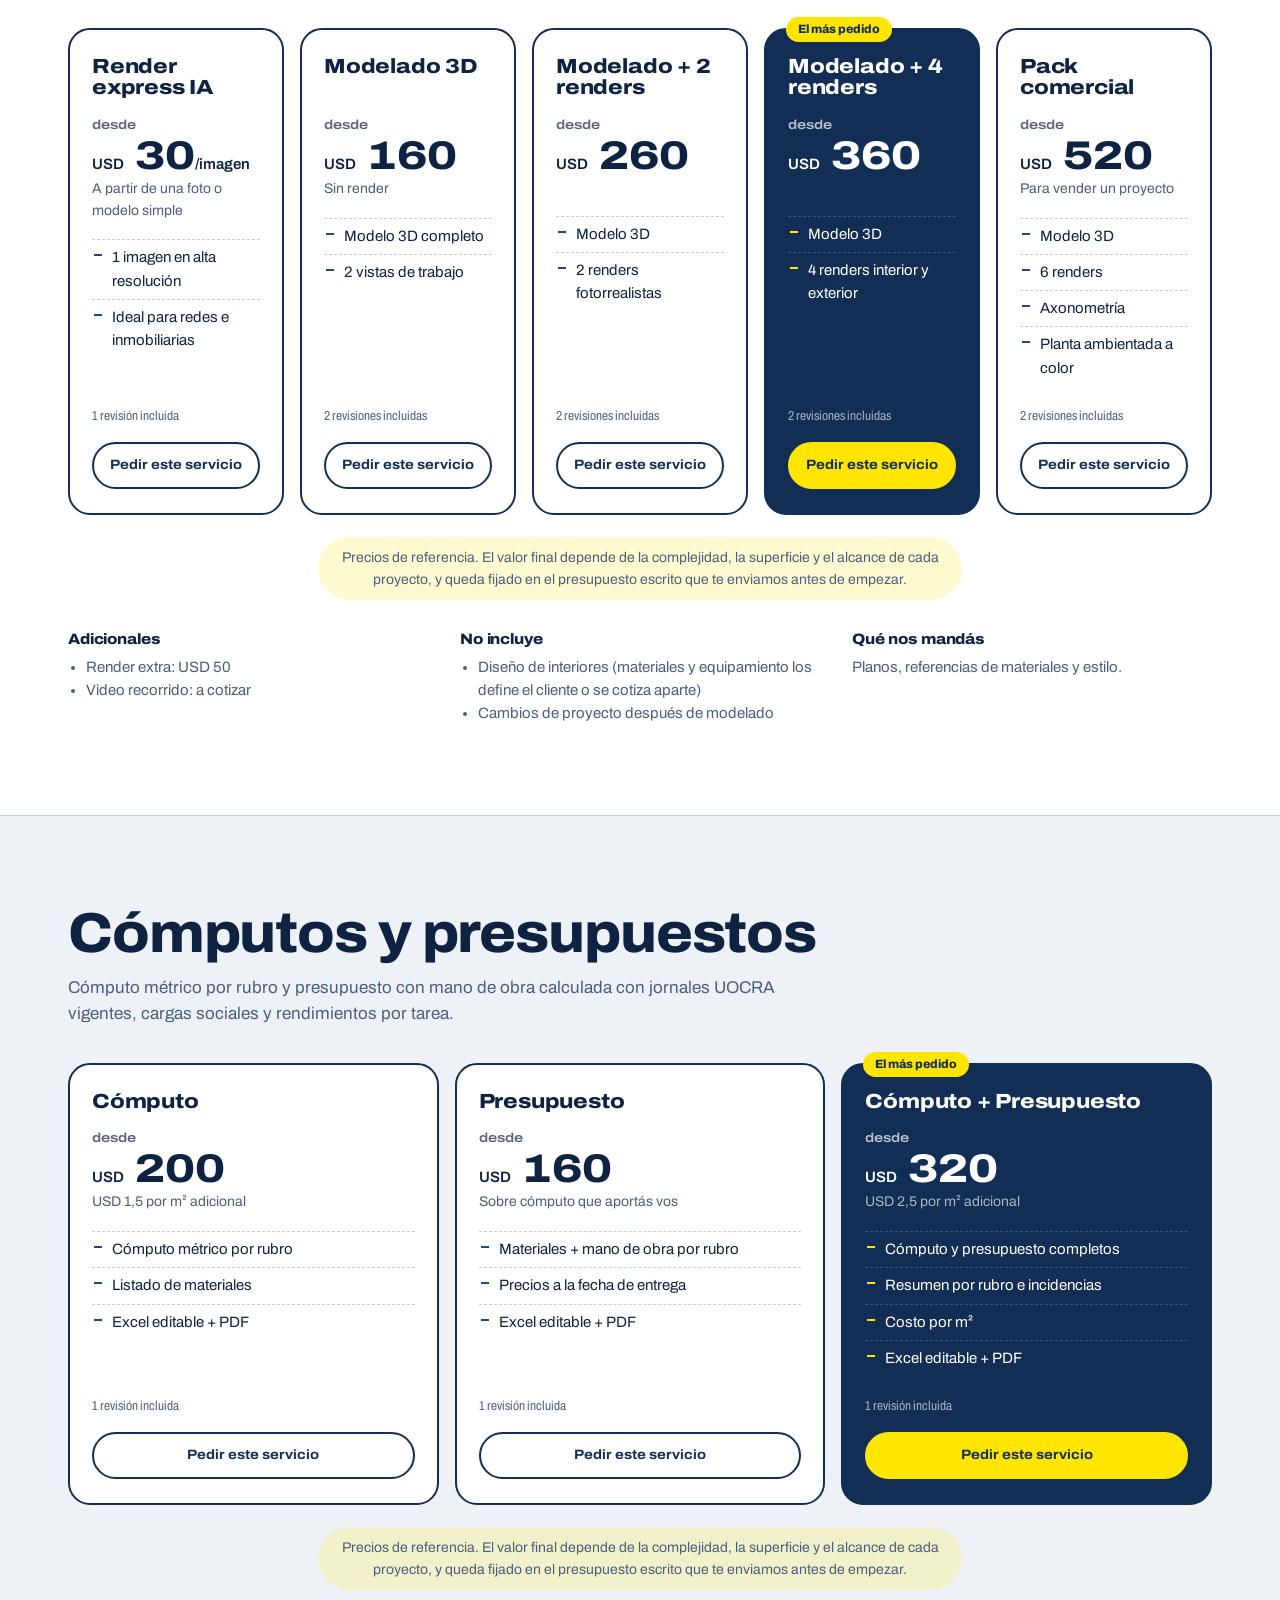
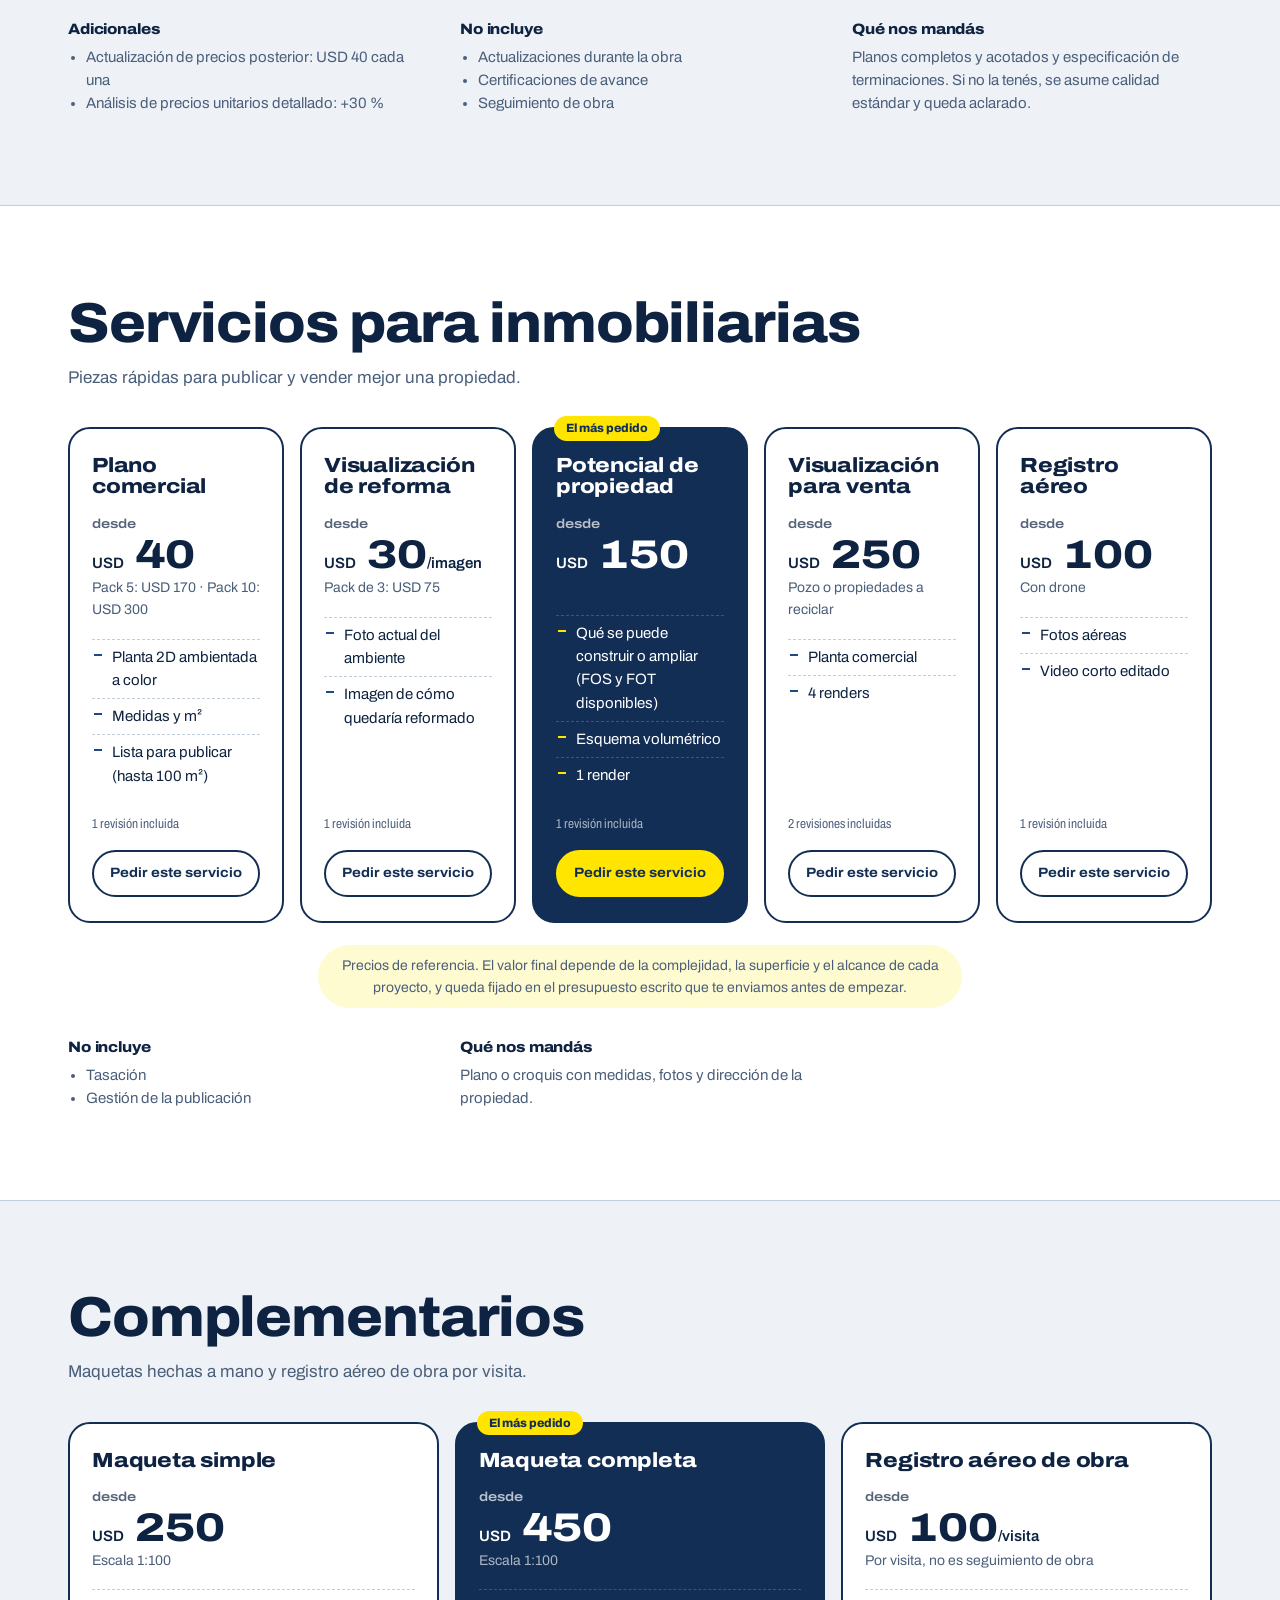
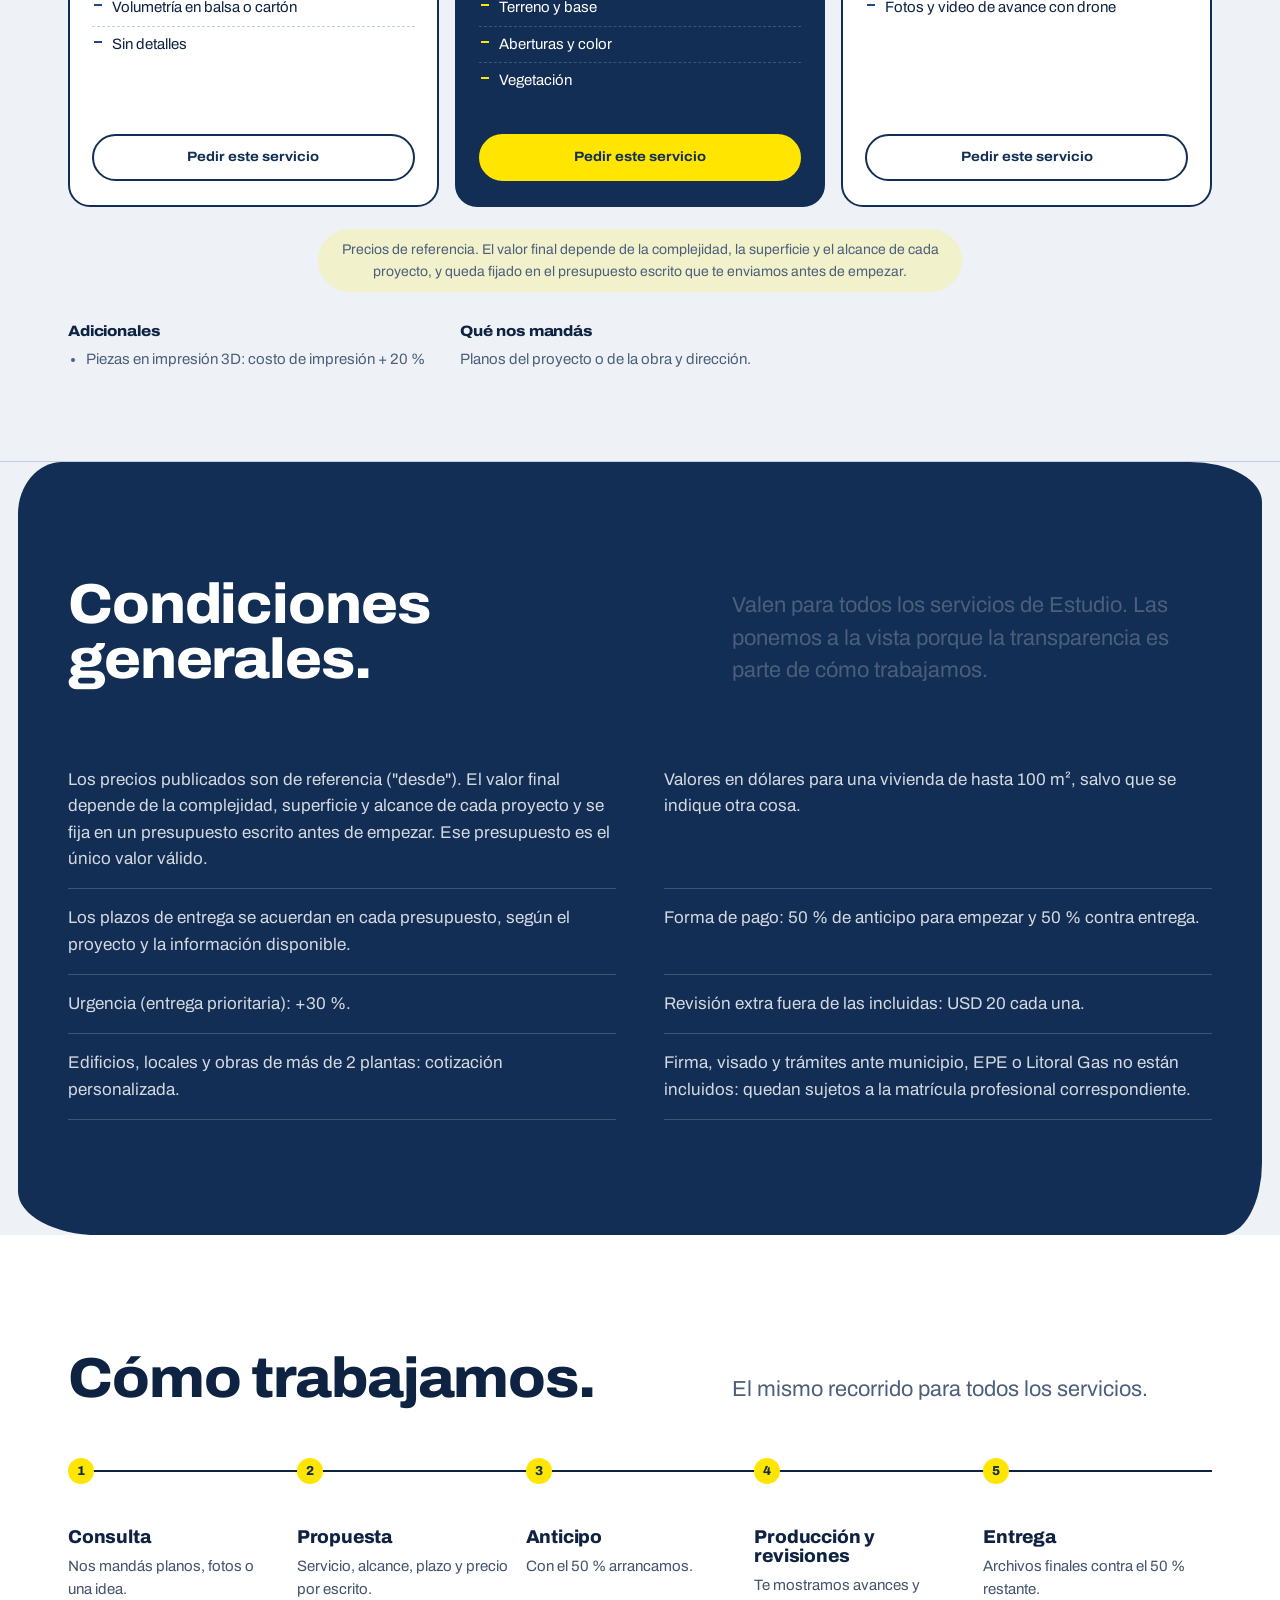
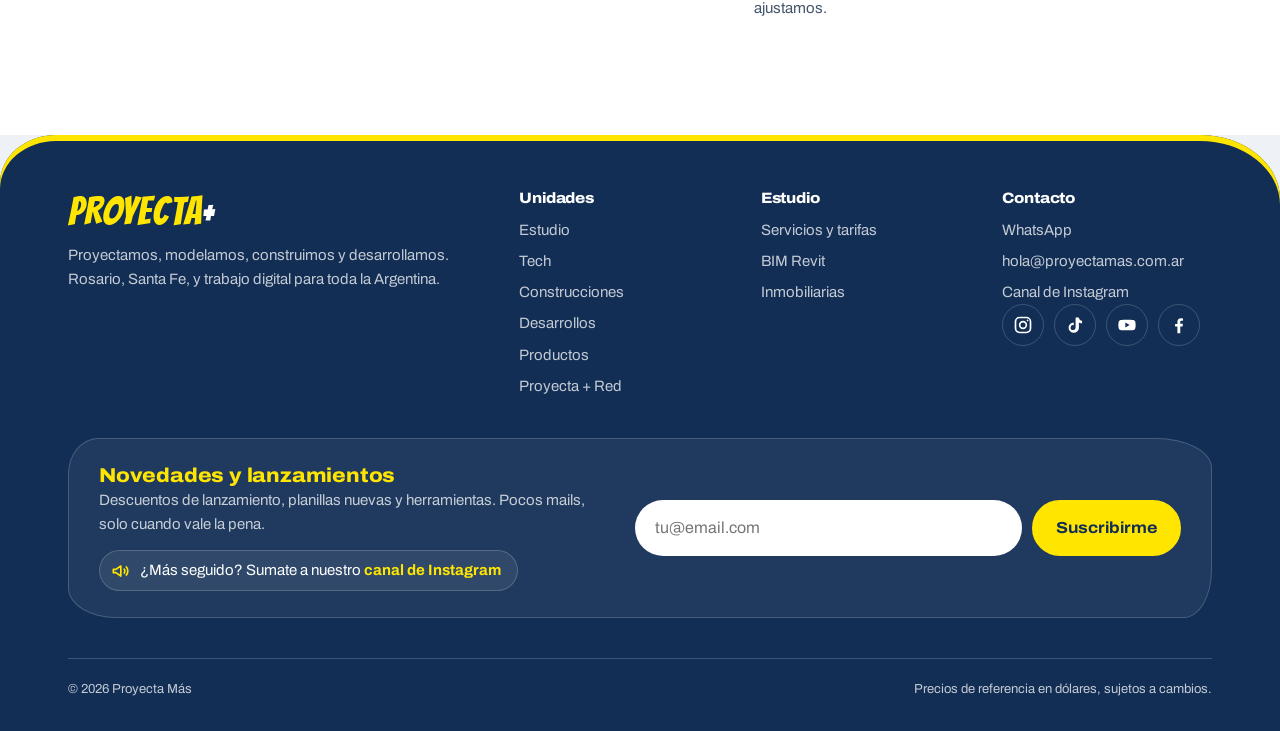
<file: proyectamas/estudio.html>
<!doctype html>
<html lang="es-AR">
<head>
  <meta charset="utf-8">
  <meta name="viewport" content="width=device-width, initial-scale=1">
  <title>Estudio · Servicios y tarifas | Proyecta Más</title>
  <meta name="description" content="Proyectos, instalaciones, modelado BIM en Revit, renders y cómputos con alcance, plazo y precio publicados.">
  <meta name="theme-color" content="#122e54">
  <meta property="og:title" content="Estudio · Servicios y tarifas | Proyecta Más">
  <meta property="og:description" content="Proyectos, instalaciones, modelado BIM en Revit, renders y cómputos con alcance, plazo y precio publicados.">
  <meta property="og:image" content="https://proyectamas.com.ar/assets/og.jpg">
  <meta property="og:image:width" content="1200">
  <meta property="og:image:height" content="630">
  <meta property="og:url" content="https://proyectamas.com.ar/estudio">
  <meta property="og:type" content="website">
  <meta property="og:site_name" content="Proyecta Más">
  <meta property="og:locale" content="es_AR">
  <meta name="twitter:card" content="summary_large_image">
  <link rel="canonical" href="https://proyectamas.com.ar/estudio">
  <link rel="icon" type="image/png" sizes="32x32" href="assets/icon/favicon-32.png">
  <link rel="icon" type="image/png" sizes="192x192" href="assets/icon/favicon-192.png">
  <link rel="apple-touch-icon" href="assets/icon/apple-touch-icon.png">
  <link rel="preload" href="assets/fonts/archivo-var.woff2" as="font" type="font/woff2" crossorigin>
  <link rel="stylesheet" href="css/site.css">
</head>
<body data-pagina="estudio">
  <a class="sr-only" href="#contenido">Saltar al contenido</a>
  <header class="site-header">
    <div class="wrap">
      <a class="logo" href="/" aria-label="Proyecta Más, inicio">PROYECTA<span>+</span></a>
      <button class="nav-toggle" aria-expanded="false" aria-controls="nav">Menú</button>
      <nav class="nav" id="nav" aria-label="Principal">
        <a href="/">Inicio</a>
        <a href="estudio" aria-current="page">Estudio</a>
        <a href="tech">Tech</a>
        <a href="construcciones">Construcciones</a>
        <a href="desarrollos">Desarrollos</a>
        <a href="productos">Productos</a>
        <a href="red">Red</a>
        <a class="nav-ig" href="https://instagram.com/_proyectamas_" target="_blank" rel="noopener" aria-label="Instagram @_proyectamas_ (se abre en otra pestaña)"><svg viewBox="0 0 24 24" width="20" height="20" fill="none" stroke="currentColor" stroke-width="2" aria-hidden="true"><rect x="3" y="3" width="18" height="18" rx="5"/><circle cx="12" cy="12" r="4"/><circle cx="17.5" cy="6.5" r="1" fill="currentColor" stroke="none"/></svg><span class="nav-ig-txt">Instagram</span></a>
        <a class="nav-cta" href="contacto">Contacto</a>
      </nav>
    </div>
  </header>
  <main id="contenido">
    <section class="plano plano--short" aria-labelledby="h1">
      <canvas data-modo="cotas" aria-hidden="true"></canvas>
      <div class="rotulo" aria-hidden="true">
        <div>Plano</div><div><b>P+ 01</b></div>
        <div>Lámina</div><div><b>Estudio</b></div>
        <div>Escala</div><div><b>1:100</b></div>
        <div>X</div><div><b data-rot-x>0.00 m</b></div>
        <div>Y</div><div><b data-rot-y>0.00 m</b></div>
      </div>
      <div class="wrap">
        <h1 class="d1" id="h1">Proyectos que se entienden antes de construirse.</h1>
        <p class="lead" style="margin-top:24px">Proyectos, instalaciones, BIM en Revit, renders y cómputos. Cada servicio tiene alcance, plazo, revisiones y precio publicados.</p>
        <div class="hero-actions"><a class="btn btn--yellow" href="#tarifas">Ver tarifas</a><a class="btn btn--ghost" href="contacto?unidad=Estudio">Pedir cotización</a></div>
      </div>
    </section>

    <section class="sec sec--sheet" aria-labelledby="h-como">
      <div class="wrap split">
        <h2 class="d2" id="h-como">Comprás un entregable, no horas sueltas.</h2>
        <ul class="lista-linea">
          <li><strong>Alcance definido</strong><span>Sabés qué recibís y qué no antes de empezar.</span></li>
          <li><strong>Precio de referencia</strong><span>Publicamos desde cuánto cuesta cada servicio. El valor final de tu proyecto queda por escrito en el presupuesto, antes de empezar.</span></li>
          <li><strong>Plazo y revisiones</strong><span>Cada servicio indica cuántas correcciones incluye. El plazo lo acordamos según tu proyecto.</span></li>
          <li><strong>100 % digital</strong><span>Trabajamos para toda la Argentina por WhatsApp y mail.</span></li>
        </ul>
      </div>
    </section>

    <div id="tarifas" style="scroll-margin-top:var(--header-h)"></div>
    <nav class="indice" aria-label="Categorías de servicios"><div class="wrap" id="indice"></div></nav>
    <div id="tarifario">
      <noscript><div class="wrap sec"><p>Activá JavaScript para ver el tarifario, o escribinos por WhatsApp y te lo mandamos.</p></div></noscript>
    </div>

    <section class="sec condiciones" aria-labelledby="h-cond">
      <div class="wrap">
        <div class="sec-head"><h2 class="d2" id="h-cond">Condiciones generales.</h2><p class="lead">Valen para todos los servicios de Estudio. Las ponemos a la vista porque la transparencia es parte de cómo trabajamos.</p></div>
        <ol id="condiciones-lista"></ol>
      </div>
    </section>

    <section class="sec sec--sheet" aria-labelledby="h-proceso">
      <div class="wrap">
        <div class="sec-head"><h2 class="d2" id="h-proceso">Cómo trabajamos.</h2><p class="lead">El mismo recorrido para todos los servicios.</p></div>
        <ol class="secuencia" style="--n:5">
          <li><h3>Consulta</h3><p>Nos mandás planos, fotos o una idea.</p></li>
          <li><h3>Propuesta</h3><p>Servicio, alcance, plazo y precio por escrito.</p></li>
          <li><h3>Anticipo</h3><p>Con el 50 % arrancamos.</p></li>
          <li><h3>Producción y revisiones</h3><p>Te mostramos avances y ajustamos.</p></li>
          <li><h3>Entrega</h3><p>Archivos finales contra el 50 % restante.</p></li>
        </ol>
      </div>
    </section>
  </main>
  <footer class="site-footer">
    <div class="wrap">
      <div class="cols">
        <div>
          <a class="logo" href="/">PROYECTA<span>+</span></a>
          <p style="margin-top:12px;max-width:28em">Proyectamos, modelamos, construimos y desarrollamos. Rosario, Santa Fe, y trabajo digital para toda la Argentina.</p>
        </div>
        <div>
          <h4>Unidades</h4>
          <ul><li><a href="estudio">Estudio</a></li><li><a href="tech">Tech</a></li><li><a href="construcciones">Construcciones</a></li><li><a href="desarrollos">Desarrollos</a></li><li><a href="productos">Productos</a></li><li><a href="red">Proyecta + Red</a></li></ul>
        </div>
        <div>
          <h4>Estudio</h4>
          <ul><li><a href="estudio#tarifas">Servicios y tarifas</a></li><li><a href="estudio#bim">BIM Revit</a></li><li><a href="estudio#inmobiliarias">Inmobiliarias</a></li></ul>
        </div>
        <div>
          <h4>Contacto</h4>
          <ul>
            <li><a href="https://wa.me/5493425104877" target="_blank" rel="noopener">WhatsApp</a></li>
            <li><a href="mailto:hola@proyectamas.com.ar">hola@proyectamas.com.ar</a></li>
            <li><a href="https://www.instagram.com/channel/0VwvzEe1BmXMm80S/" target="_blank" rel="noopener">Canal de Instagram</a></li>
          </ul>
          <ul class="redes" aria-label="Redes sociales">
              <li><a href="https://instagram.com/_proyectamas_" target="_blank" rel="noopener" aria-label="Instagram"><svg viewBox="0 0 24 24" width="20" height="20" fill="none" stroke="currentColor" stroke-width="2" aria-hidden="true"><rect x="3" y="3" width="18" height="18" rx="5"/><circle cx="12" cy="12" r="4"/><circle cx="17.5" cy="6.5" r="1" fill="currentColor" stroke="none"/></svg></a></li>
              <li><a href="https://www.tiktok.com/@proyectamas" target="_blank" rel="noopener" aria-label="TikTok"><svg viewBox="0 0 24 24" width="20" height="20" fill="currentColor" aria-hidden="true"><path d="M16.6 3c.3 2.2 1.6 3.7 3.9 3.9v3.1a7.4 7.4 0 0 1-3.8-1.1v6.3A6.2 6.2 0 1 1 10.5 9v3.2a3 3 0 1 0 2.2 2.9V3z"/></svg></a></li>
              <li><a href="https://www.youtube.com/channel/UCshNmW2Sm25api8msd9-daA" target="_blank" rel="noopener" aria-label="YouTube"><svg viewBox="0 0 24 24" width="20" height="20" fill="currentColor" aria-hidden="true"><path d="M22 8.2a3 3 0 0 0-2.1-2.1C18 5.6 12 5.6 12 5.6s-6 0-7.9.5A3 3 0 0 0 2 8.2 31 31 0 0 0 1.6 12a31 31 0 0 0 .4 3.8 3 3 0 0 0 2.1 2.1c1.9.5 7.9.5 7.9.5s6 0 7.9-.5a3 3 0 0 0 2.1-2.1 31 31 0 0 0 .4-3.8 31 31 0 0 0-.4-3.8zM10 15.1V8.9l5.2 3.1z"/></svg></a></li>
              <li><a href="https://www.facebook.com/profile.php?id=61575147253970" target="_blank" rel="noopener" aria-label="Facebook"><svg viewBox="0 0 24 24" width="20" height="20" fill="currentColor" aria-hidden="true"><path d="M13.5 22v-8.2h2.8l.4-3.2h-3.2V8.5c0-.9.3-1.6 1.6-1.6h1.7V4.1a23 23 0 0 0-2.5-.1c-2.5 0-4.2 1.5-4.2 4.3v2.4H7.3v3.2h2.8V22z"/></svg></a></li>
            </ul>
        </div>
      </div>
      <form class="suscribir suscribir--pie" action="/api/suscribir" method="post" data-suscribir>
        <div class="suscribir-txt">
          <h4>Novedades y lanzamientos</h4>
          <p>Descuentos de lanzamiento, planillas nuevas y herramientas. Pocos mails, solo cuando vale la pena.</p>
          <a class="suscribir-ig" href="https://www.instagram.com/channel/0VwvzEe1BmXMm80S/" target="_blank" rel="noopener"><svg viewBox="0 0 24 24" width="20" height="20" fill="none" stroke="currentColor" stroke-width="2" stroke-linejoin="round" aria-hidden="true"><path d="M4 10v4h3l6 4V6L7 10z"/><path d="M16.5 9a4 4 0 0 1 0 6M19 6.5a7.5 7.5 0 0 1 0 11"/></svg><span>¿Más seguido? Sumate a nuestro <b>canal de Instagram</b></span></a>
        </div>
        <div class="suscribir-campos">
          <input type="hidden" name="origen" value="pie">
          <label class="sr-only" for="sus-email-pie">Tu email</label>
          <input id="sus-email-pie" type="email" name="email" placeholder="tu@email.com" autocomplete="email" required>
          <input class="hp" type="text" name="web" tabindex="-1" autocomplete="off" aria-hidden="true">
          <button class="btn btn--yellow" type="submit">Suscribirme</button>
        </div>
        <p class="suscribir-msg" role="status" aria-live="polite"></p>
      </form>
      <div class="legal"><span>© <span id="anio">2026</span> Proyecta Más</span><span>Precios de referencia en dólares, sujetos a cambios.</span></div>
    </div>
  </footer>
  <a class="wa-float" href="https://wa.me/5493425104877" target="_blank" rel="noopener" aria-label="Escribinos por WhatsApp"><svg viewBox="0 0 24 24" fill="currentColor" aria-hidden="true"><path d="M12 2a10 10 0 0 0-8.6 15.1L2 22l5-1.3A10 10 0 1 0 12 2zm0 18.2a8.2 8.2 0 0 1-4.2-1.2l-.3-.2-3 .8.8-2.9-.2-.3A8.2 8.2 0 1 1 12 20.2zm4.5-6.1c-.2-.1-1.5-.7-1.7-.8s-.4-.1-.6.1-.7.8-.8 1-.3.2-.5.1a6.7 6.7 0 0 1-3.3-2.9c-.2-.4.2-.4.7-1.3.1-.2 0-.3 0-.4l-.8-1.8c-.2-.5-.4-.4-.6-.4h-.5a1 1 0 0 0-.7.3 3 3 0 0 0-.9 2.2 5.1 5.1 0 0 0 1.1 2.7 11.7 11.7 0 0 0 4.5 4c1.7.7 2.3.8 3.2.6a2.7 2.7 0 0 0 1.8-1.2 2.2 2.2 0 0 0 .2-1.2c-.1-.1-.3-.2-.5-.3z"/></svg></a>
  <script src="js/precios.js"></script>
  <script src="js/site.js"></script>
</body>
</html>
</file>
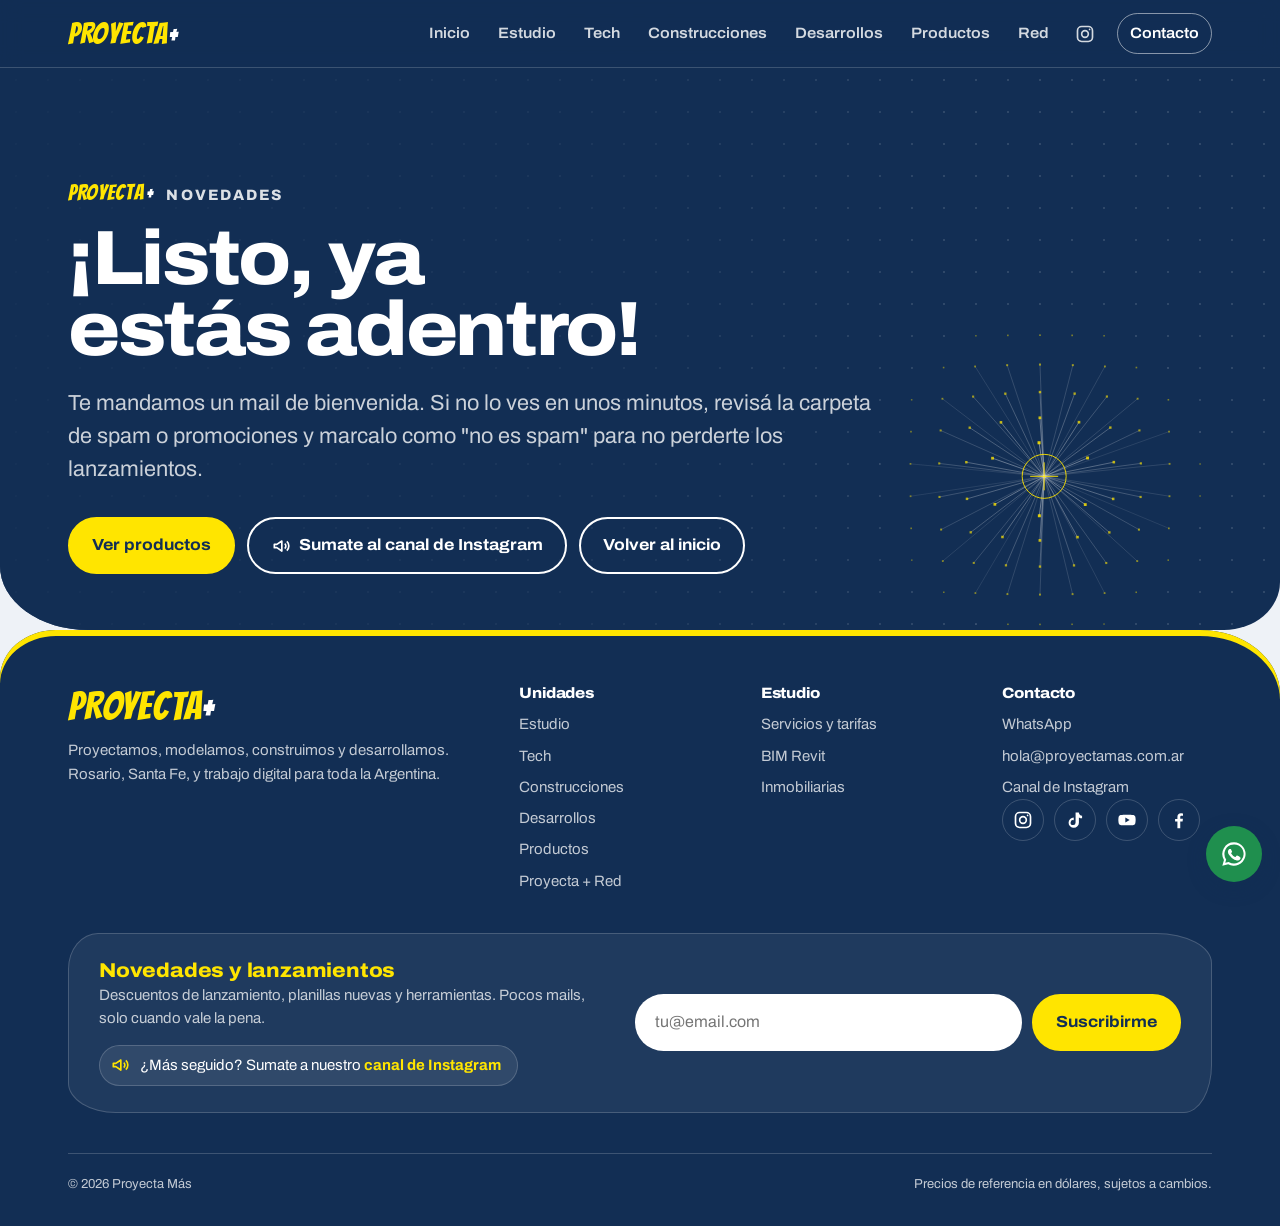
<file: proyectamas/gracias.html>
<!doctype html>
<html lang="es-AR">
<head>
  <meta charset="utf-8">
  <meta name="viewport" content="width=device-width, initial-scale=1">
  <meta name="robots" content="noindex">
  <title>¡Gracias por suscribirte! | Proyecta Más</title>
  <meta name="description" content="Escribinos por WhatsApp o mail.">
  <meta name="theme-color" content="#122e54">
  <meta property="og:title" content="Contacto | Proyecta Más">
  <meta property="og:description" content="Escribinos por WhatsApp o mail.">
  <meta property="og:image" content="https://proyectamas.com.ar/assets/og.jpg">
  <meta property="og:image:width" content="1200">
  <meta property="og:image:height" content="630">
  <meta property="og:url" content="https://proyectamas.com.ar/gracias">
  <meta property="og:type" content="website">
  <meta property="og:site_name" content="Proyecta Más">
  <meta property="og:locale" content="es_AR">
  <meta name="twitter:card" content="summary_large_image">
  <link rel="canonical" href="https://proyectamas.com.ar/gracias">
  <link rel="icon" type="image/png" sizes="32x32" href="assets/icon/favicon-32.png">
  <link rel="icon" type="image/png" sizes="192x192" href="assets/icon/favicon-192.png">
  <link rel="apple-touch-icon" href="assets/icon/apple-touch-icon.png">
  <link rel="preload" href="assets/fonts/archivo-var.woff2" as="font" type="font/woff2" crossorigin>
  <link rel="stylesheet" href="css/site.css">
</head>
<body data-pagina="gracias">
  <a class="sr-only" href="#contenido">Saltar al contenido</a>
  <header class="site-header">
    <div class="wrap">
      <a class="logo" href="/" aria-label="Proyecta Más, inicio">PROYECTA<span>+</span></a>
      <button class="nav-toggle" aria-expanded="false" aria-controls="nav">Menú</button>
      <nav class="nav" id="nav" aria-label="Principal">
        <a href="/">Inicio</a>
        <a href="estudio">Estudio</a>
        <a href="tech">Tech</a>
        <a href="construcciones">Construcciones</a>
        <a href="desarrollos">Desarrollos</a>
        <a href="productos">Productos</a>
        <a href="red">Red</a>
        <a class="nav-ig" href="https://instagram.com/_proyectamas_" target="_blank" rel="noopener" aria-label="Instagram @_proyectamas_ (se abre en otra pestaña)"><svg viewBox="0 0 24 24" width="20" height="20" fill="none" stroke="currentColor" stroke-width="2" aria-hidden="true"><rect x="3" y="3" width="18" height="18" rx="5"/><circle cx="12" cy="12" r="4"/><circle cx="17.5" cy="6.5" r="1" fill="currentColor" stroke="none"/></svg><span class="nav-ig-txt">Instagram</span></a>
        <a class="nav-cta" href="contacto">Contacto</a>
      </nav>
    </div>
  </header>
  <main id="contenido">
    <section class="plano plano--short" aria-labelledby="h1" style="min-height:min(70svh,640px)">
      <canvas data-modo="grilla" aria-hidden="true"></canvas>
      <div class="wrap">
        <div data-gracias-ok>
          <p class="red-kicker"><span>PROYECTA</span><b>+</b> NOVEDADES</p>
          <h1 class="d1" id="h1">¡Listo, ya estás adentro!</h1>
          <p class="lead" style="margin-top:22px">Te mandamos un mail de bienvenida. Si no lo ves en unos minutos, revisá la carpeta de spam o promociones y marcalo como "no es spam" para no perderte los lanzamientos.</p>
        </div>
        <div data-gracias-error hidden>
          <h1 class="d1">Algo no salió bien.</h1>
          <p class="lead" style="margin-top:22px">No pudimos completar tu suscripción. Probá de nuevo en un rato o escribinos por WhatsApp y te sumamos nosotros.</p>
        </div>
        <div class="hero-actions">
          <a class="btn btn--yellow" href="productos">Ver productos</a>
          <a class="btn btn--ghost btn--ig" href="https://www.instagram.com/channel/0VwvzEe1BmXMm80S/" target="_blank" rel="noopener"><svg viewBox="0 0 24 24" width="20" height="20" fill="none" stroke="currentColor" stroke-width="2" stroke-linejoin="round" aria-hidden="true"><path d="M4 10v4h3l6 4V6L7 10z"/><path d="M16.5 9a4 4 0 0 1 0 6M19 6.5a7.5 7.5 0 0 1 0 11"/></svg> Sumate al canal de Instagram</a>
          <a class="btn btn--ghost" href="/">Volver al inicio</a>
        </div>
      </div>
    </section>
  </main>
  <footer class="site-footer">
    <div class="wrap">
      <div class="cols">
        <div>
          <a class="logo" href="/">PROYECTA<span>+</span></a>
          <p style="margin-top:12px;max-width:28em">Proyectamos, modelamos, construimos y desarrollamos. Rosario, Santa Fe, y trabajo digital para toda la Argentina.</p>
        </div>
        <div>
          <h4>Unidades</h4>
          <ul><li><a href="estudio">Estudio</a></li><li><a href="tech">Tech</a></li><li><a href="construcciones">Construcciones</a></li><li><a href="desarrollos">Desarrollos</a></li><li><a href="productos">Productos</a></li><li><a href="red">Proyecta + Red</a></li></ul>
        </div>
        <div>
          <h4>Estudio</h4>
          <ul><li><a href="estudio#tarifas">Servicios y tarifas</a></li><li><a href="estudio#bim">BIM Revit</a></li><li><a href="estudio#inmobiliarias">Inmobiliarias</a></li></ul>
        </div>
        <div>
          <h4>Contacto</h4>
          <ul>
            <li><a href="https://wa.me/5493425104877" target="_blank" rel="noopener">WhatsApp</a></li>
            <li><a href="mailto:hola@proyectamas.com.ar">hola@proyectamas.com.ar</a></li>
            <li><a href="https://www.instagram.com/channel/0VwvzEe1BmXMm80S/" target="_blank" rel="noopener">Canal de Instagram</a></li>
          </ul>
          <ul class="redes" aria-label="Redes sociales">
              <li><a href="https://instagram.com/_proyectamas_" target="_blank" rel="noopener" aria-label="Instagram"><svg viewBox="0 0 24 24" width="20" height="20" fill="none" stroke="currentColor" stroke-width="2" aria-hidden="true"><rect x="3" y="3" width="18" height="18" rx="5"/><circle cx="12" cy="12" r="4"/><circle cx="17.5" cy="6.5" r="1" fill="currentColor" stroke="none"/></svg></a></li>
              <li><a href="https://www.tiktok.com/@proyectamas" target="_blank" rel="noopener" aria-label="TikTok"><svg viewBox="0 0 24 24" width="20" height="20" fill="currentColor" aria-hidden="true"><path d="M16.6 3c.3 2.2 1.6 3.7 3.9 3.9v3.1a7.4 7.4 0 0 1-3.8-1.1v6.3A6.2 6.2 0 1 1 10.5 9v3.2a3 3 0 1 0 2.2 2.9V3z"/></svg></a></li>
              <li><a href="https://www.youtube.com/channel/UCshNmW2Sm25api8msd9-daA" target="_blank" rel="noopener" aria-label="YouTube"><svg viewBox="0 0 24 24" width="20" height="20" fill="currentColor" aria-hidden="true"><path d="M22 8.2a3 3 0 0 0-2.1-2.1C18 5.6 12 5.6 12 5.6s-6 0-7.9.5A3 3 0 0 0 2 8.2 31 31 0 0 0 1.6 12a31 31 0 0 0 .4 3.8 3 3 0 0 0 2.1 2.1c1.9.5 7.9.5 7.9.5s6 0 7.9-.5a3 3 0 0 0 2.1-2.1 31 31 0 0 0 .4-3.8 31 31 0 0 0-.4-3.8zM10 15.1V8.9l5.2 3.1z"/></svg></a></li>
              <li><a href="https://www.facebook.com/profile.php?id=61575147253970" target="_blank" rel="noopener" aria-label="Facebook"><svg viewBox="0 0 24 24" width="20" height="20" fill="currentColor" aria-hidden="true"><path d="M13.5 22v-8.2h2.8l.4-3.2h-3.2V8.5c0-.9.3-1.6 1.6-1.6h1.7V4.1a23 23 0 0 0-2.5-.1c-2.5 0-4.2 1.5-4.2 4.3v2.4H7.3v3.2h2.8V22z"/></svg></a></li>
            </ul>
        </div>
      </div>
      <form class="suscribir suscribir--pie" action="/api/suscribir" method="post" data-suscribir>
        <div class="suscribir-txt">
          <h4>Novedades y lanzamientos</h4>
          <p>Descuentos de lanzamiento, planillas nuevas y herramientas. Pocos mails, solo cuando vale la pena.</p>
          <a class="suscribir-ig" href="https://www.instagram.com/channel/0VwvzEe1BmXMm80S/" target="_blank" rel="noopener"><svg viewBox="0 0 24 24" width="20" height="20" fill="none" stroke="currentColor" stroke-width="2" stroke-linejoin="round" aria-hidden="true"><path d="M4 10v4h3l6 4V6L7 10z"/><path d="M16.5 9a4 4 0 0 1 0 6M19 6.5a7.5 7.5 0 0 1 0 11"/></svg><span>¿Más seguido? Sumate a nuestro <b>canal de Instagram</b></span></a>
        </div>
        <div class="suscribir-campos">
          <input type="hidden" name="origen" value="pie">
          <label class="sr-only" for="sus-email-pie">Tu email</label>
          <input id="sus-email-pie" type="email" name="email" placeholder="tu@email.com" autocomplete="email" required>
          <input class="hp" type="text" name="web" tabindex="-1" autocomplete="off" aria-hidden="true">
          <button class="btn btn--yellow" type="submit">Suscribirme</button>
        </div>
        <p class="suscribir-msg" role="status" aria-live="polite"></p>
      </form>
      <div class="legal"><span>© <span id="anio">2026</span> Proyecta Más</span><span>Precios de referencia en dólares, sujetos a cambios.</span></div>
    </div>
  </footer>
  <a class="wa-float" href="https://wa.me/5493425104877" target="_blank" rel="noopener" aria-label="Escribinos por WhatsApp"><svg viewBox="0 0 24 24" fill="currentColor" aria-hidden="true"><path d="M12 2a10 10 0 0 0-8.6 15.1L2 22l5-1.3A10 10 0 1 0 12 2zm0 18.2a8.2 8.2 0 0 1-4.2-1.2l-.3-.2-3 .8.8-2.9-.2-.3A8.2 8.2 0 1 1 12 20.2zm4.5-6.1c-.2-.1-1.5-.7-1.7-.8s-.4-.1-.6.1-.7.8-.8 1-.3.2-.5.1a6.7 6.7 0 0 1-3.3-2.9c-.2-.4.2-.4.7-1.3.1-.2 0-.3 0-.4l-.8-1.8c-.2-.5-.4-.4-.6-.4h-.5a1 1 0 0 0-.7.3 3 3 0 0 0-.9 2.2 5.1 5.1 0 0 0 1.1 2.7 11.7 11.7 0 0 0 4.5 4c1.7.7 2.3.8 3.2.6a2.7 2.7 0 0 0 1.8-1.2 2.2 2.2 0 0 0 .2-1.2c-.1-.1-.3-.2-.5-.3z"/></svg></a>
  <script src="js/precios.js"></script>
  <script src="js/site.js"></script>
</body>
</html>
</file>
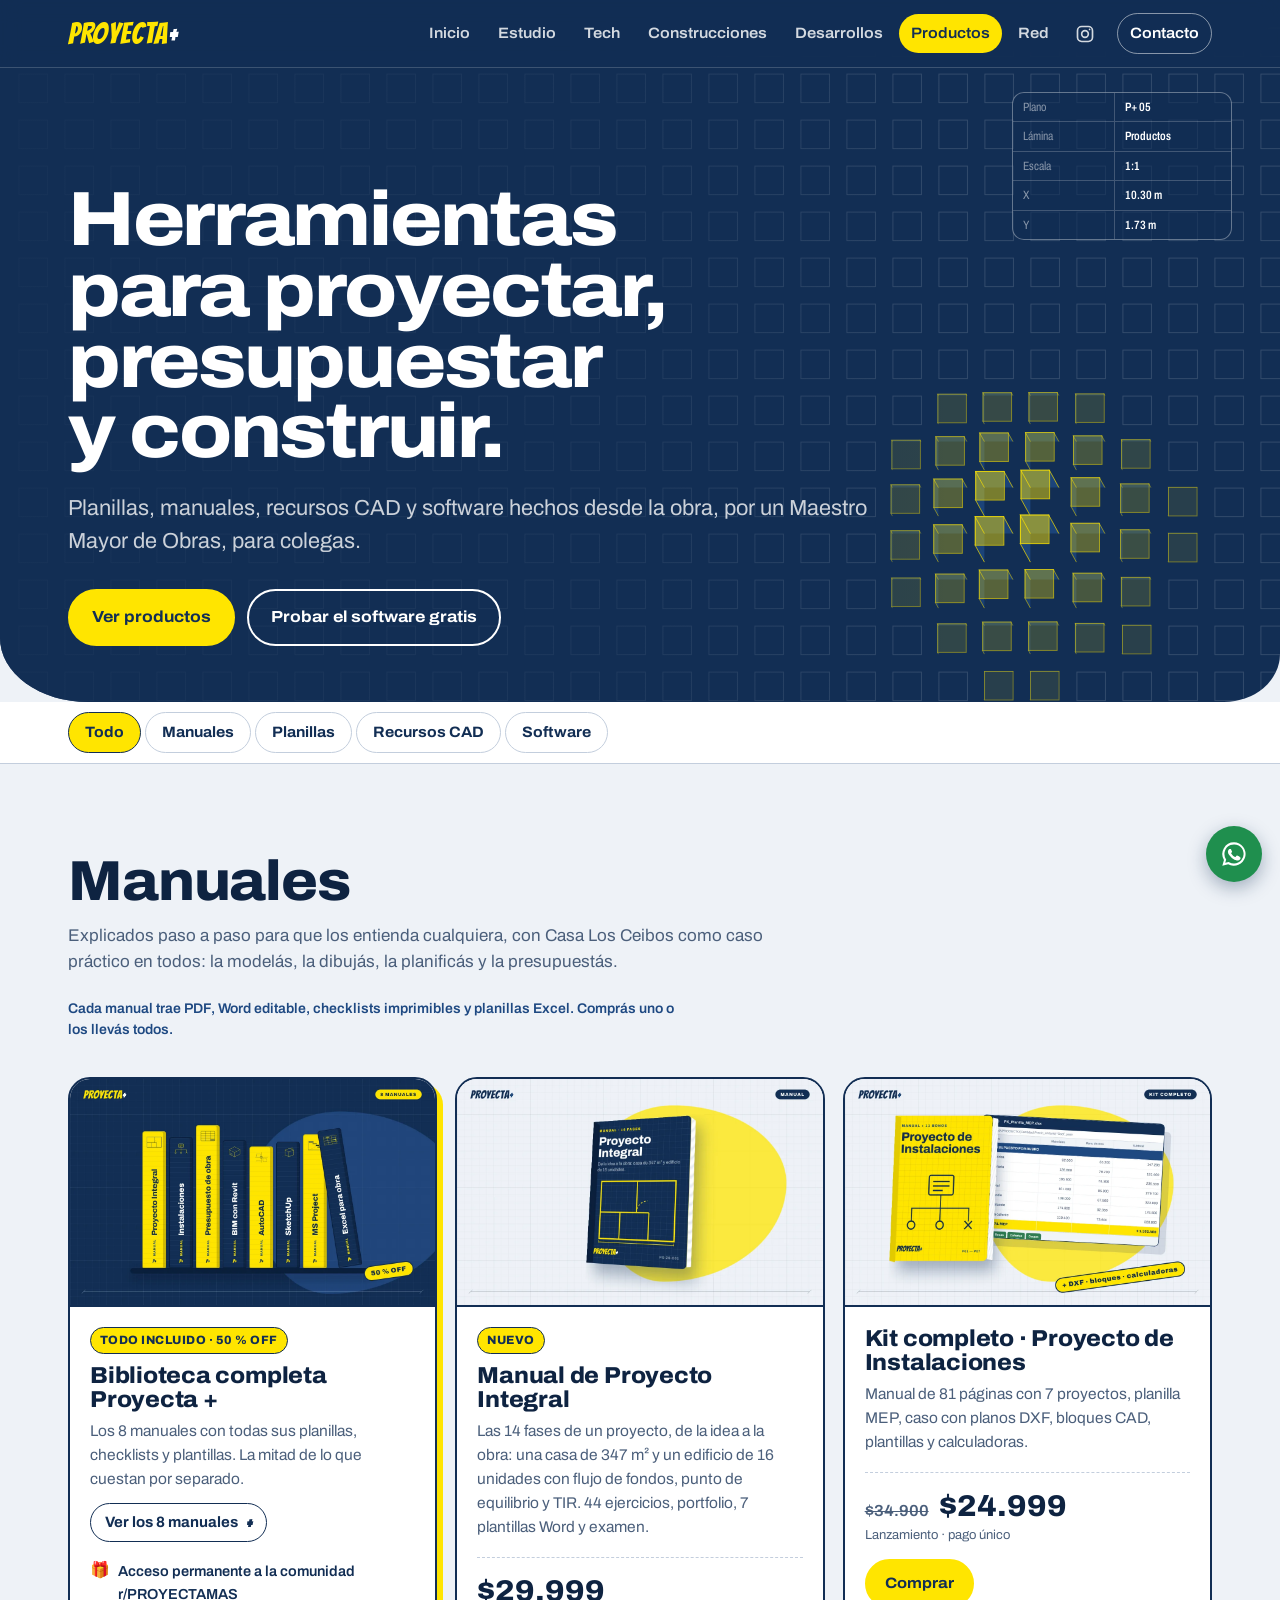
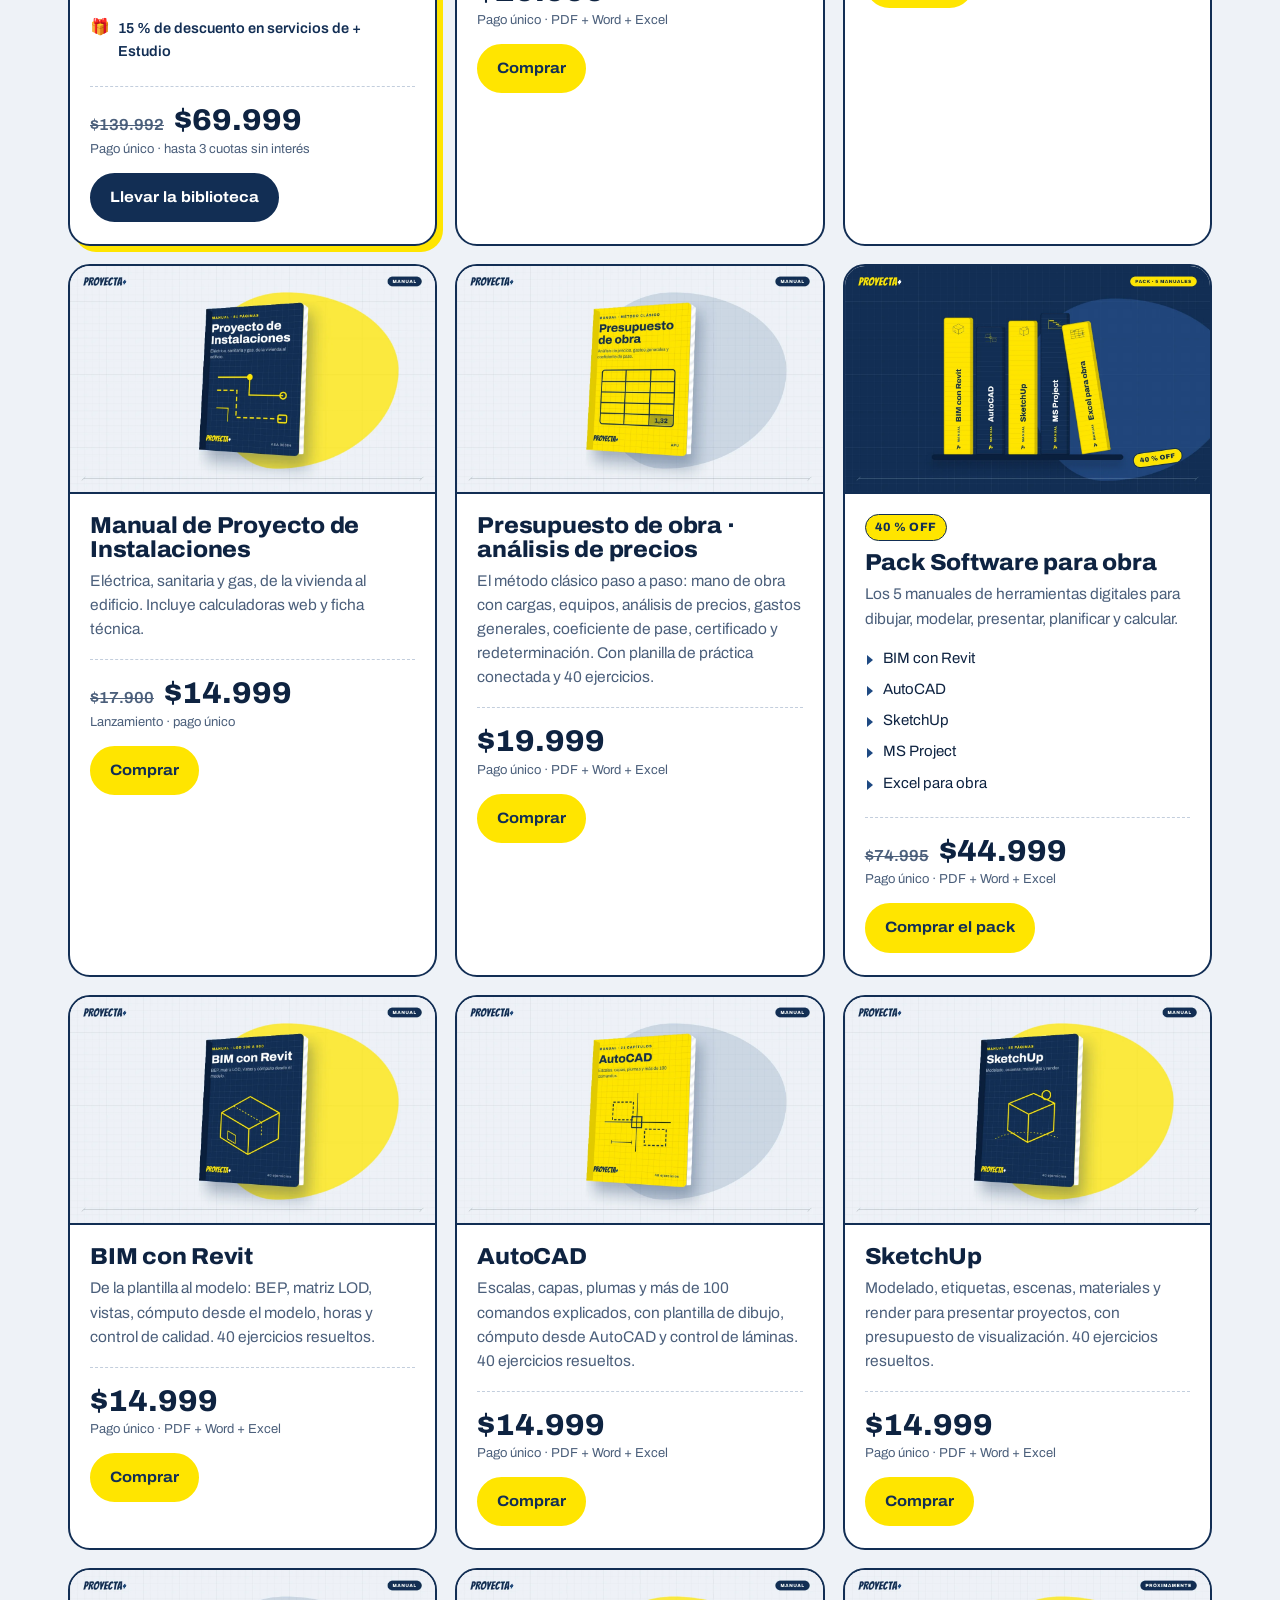
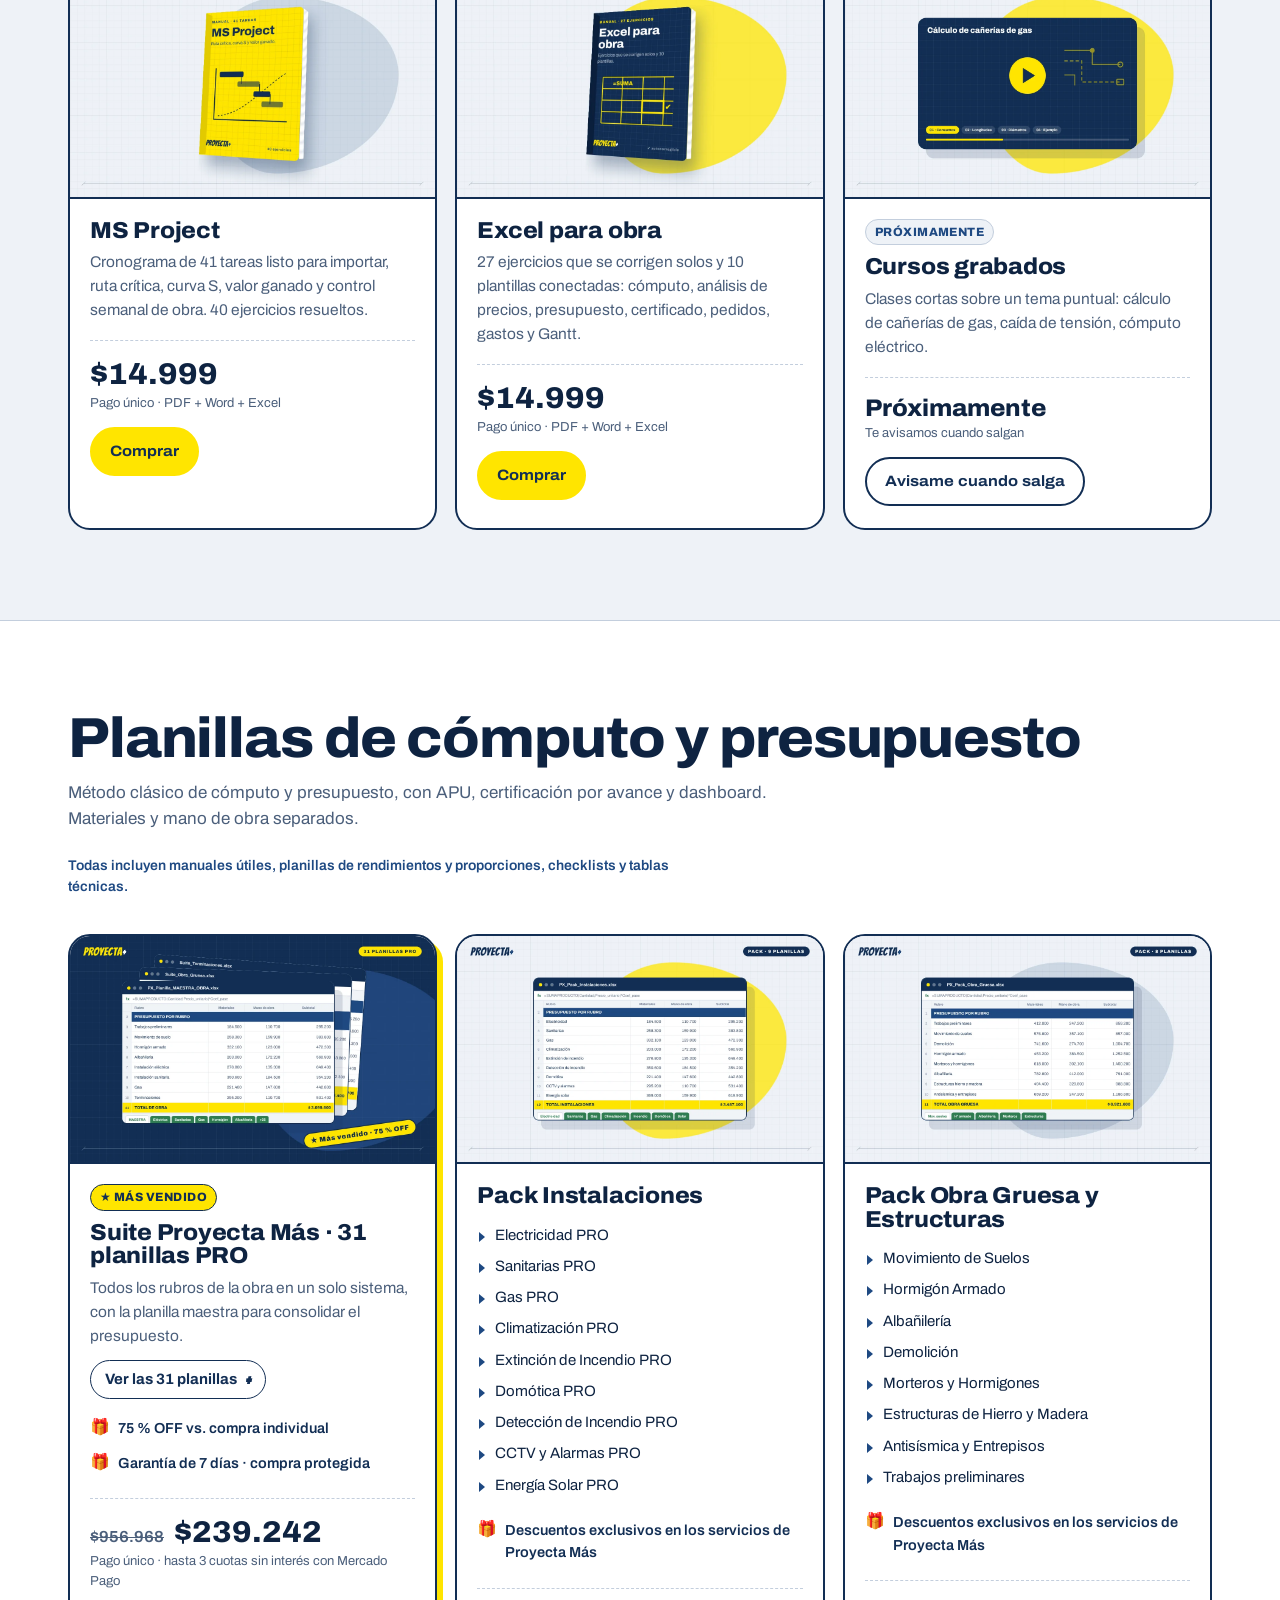
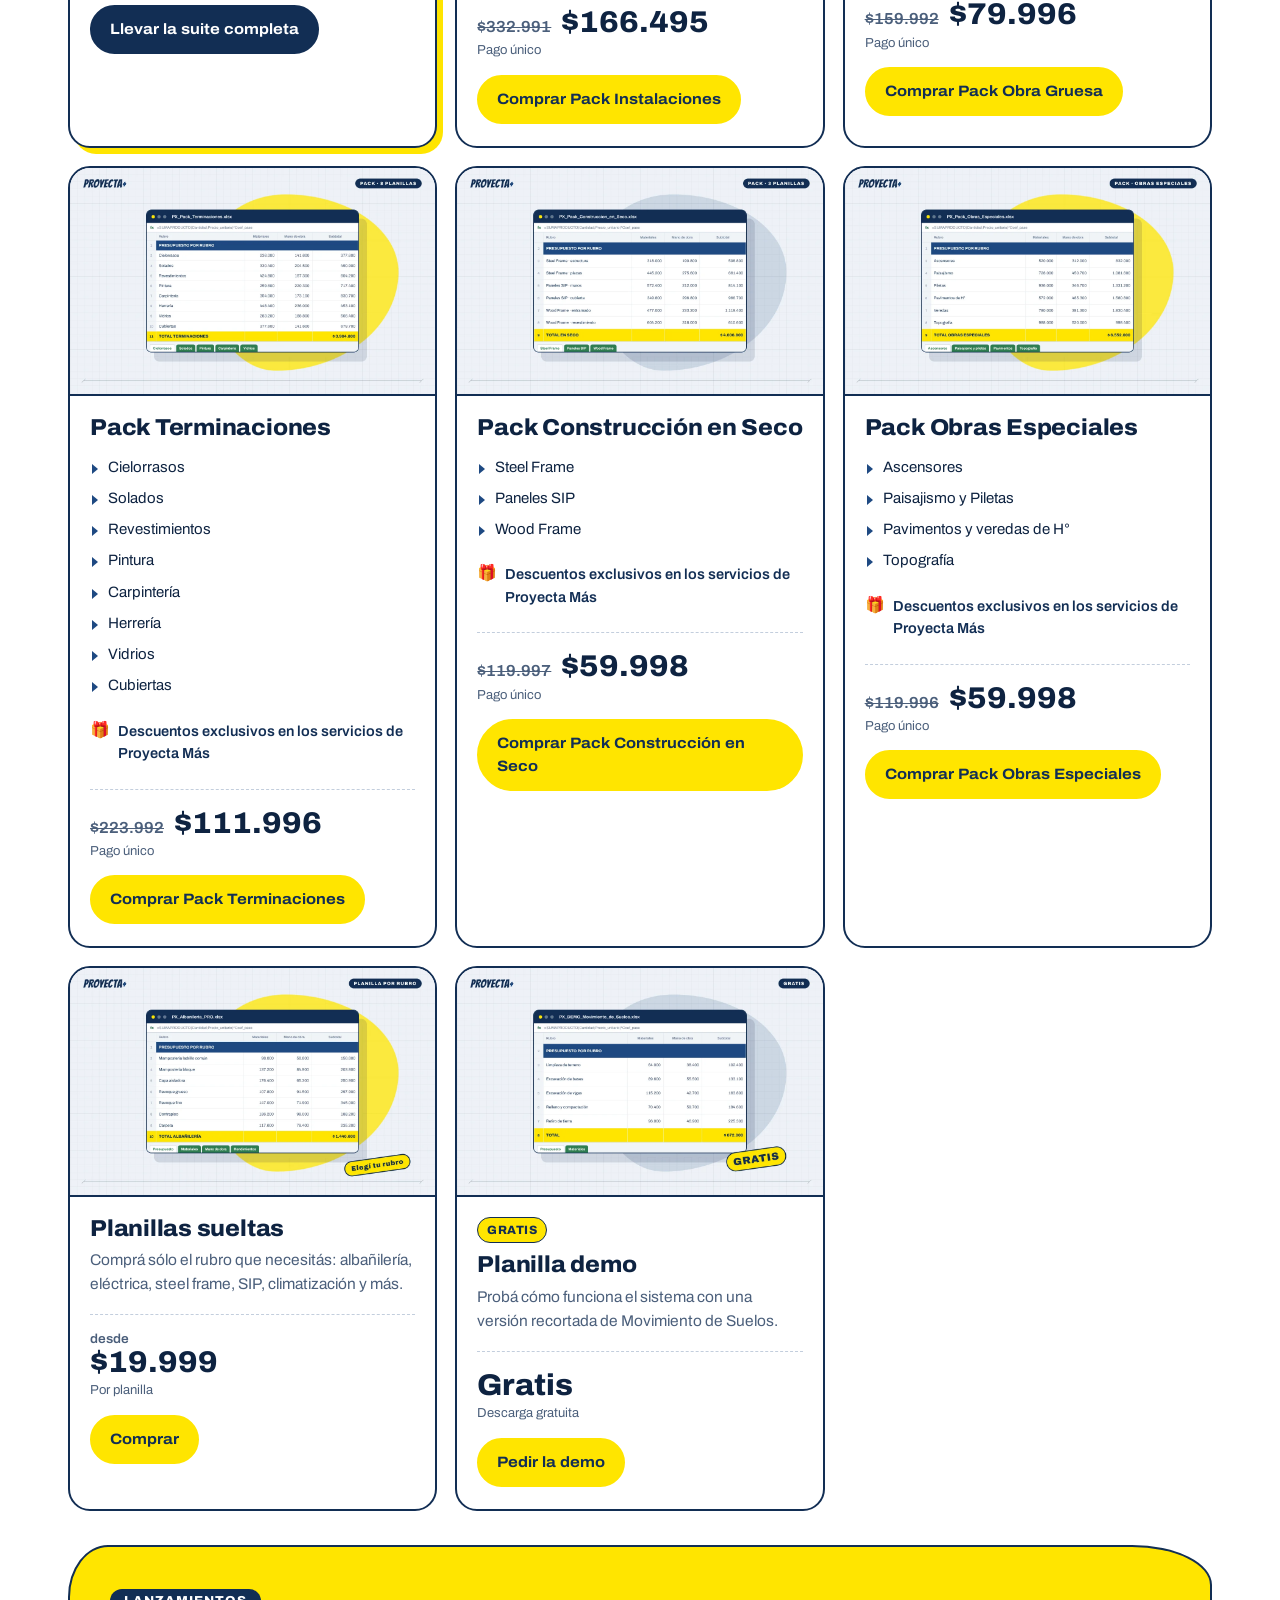
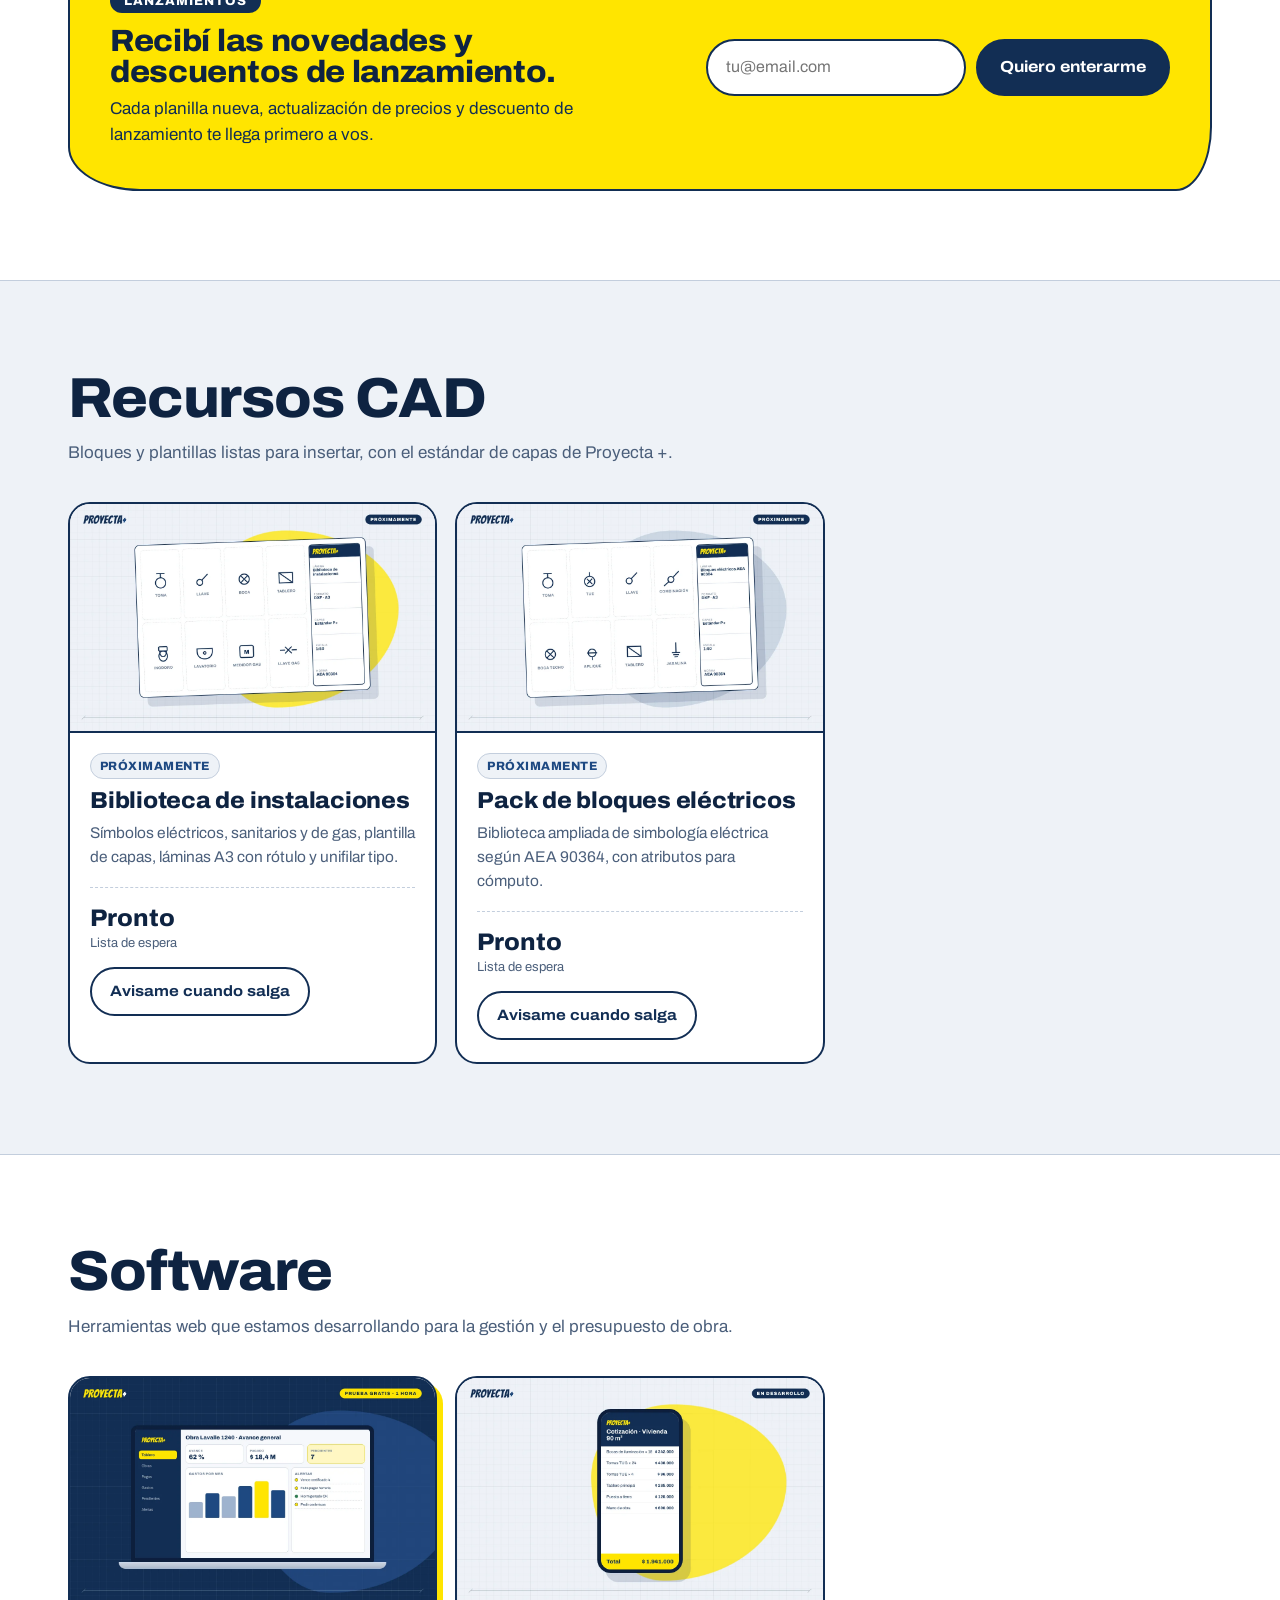
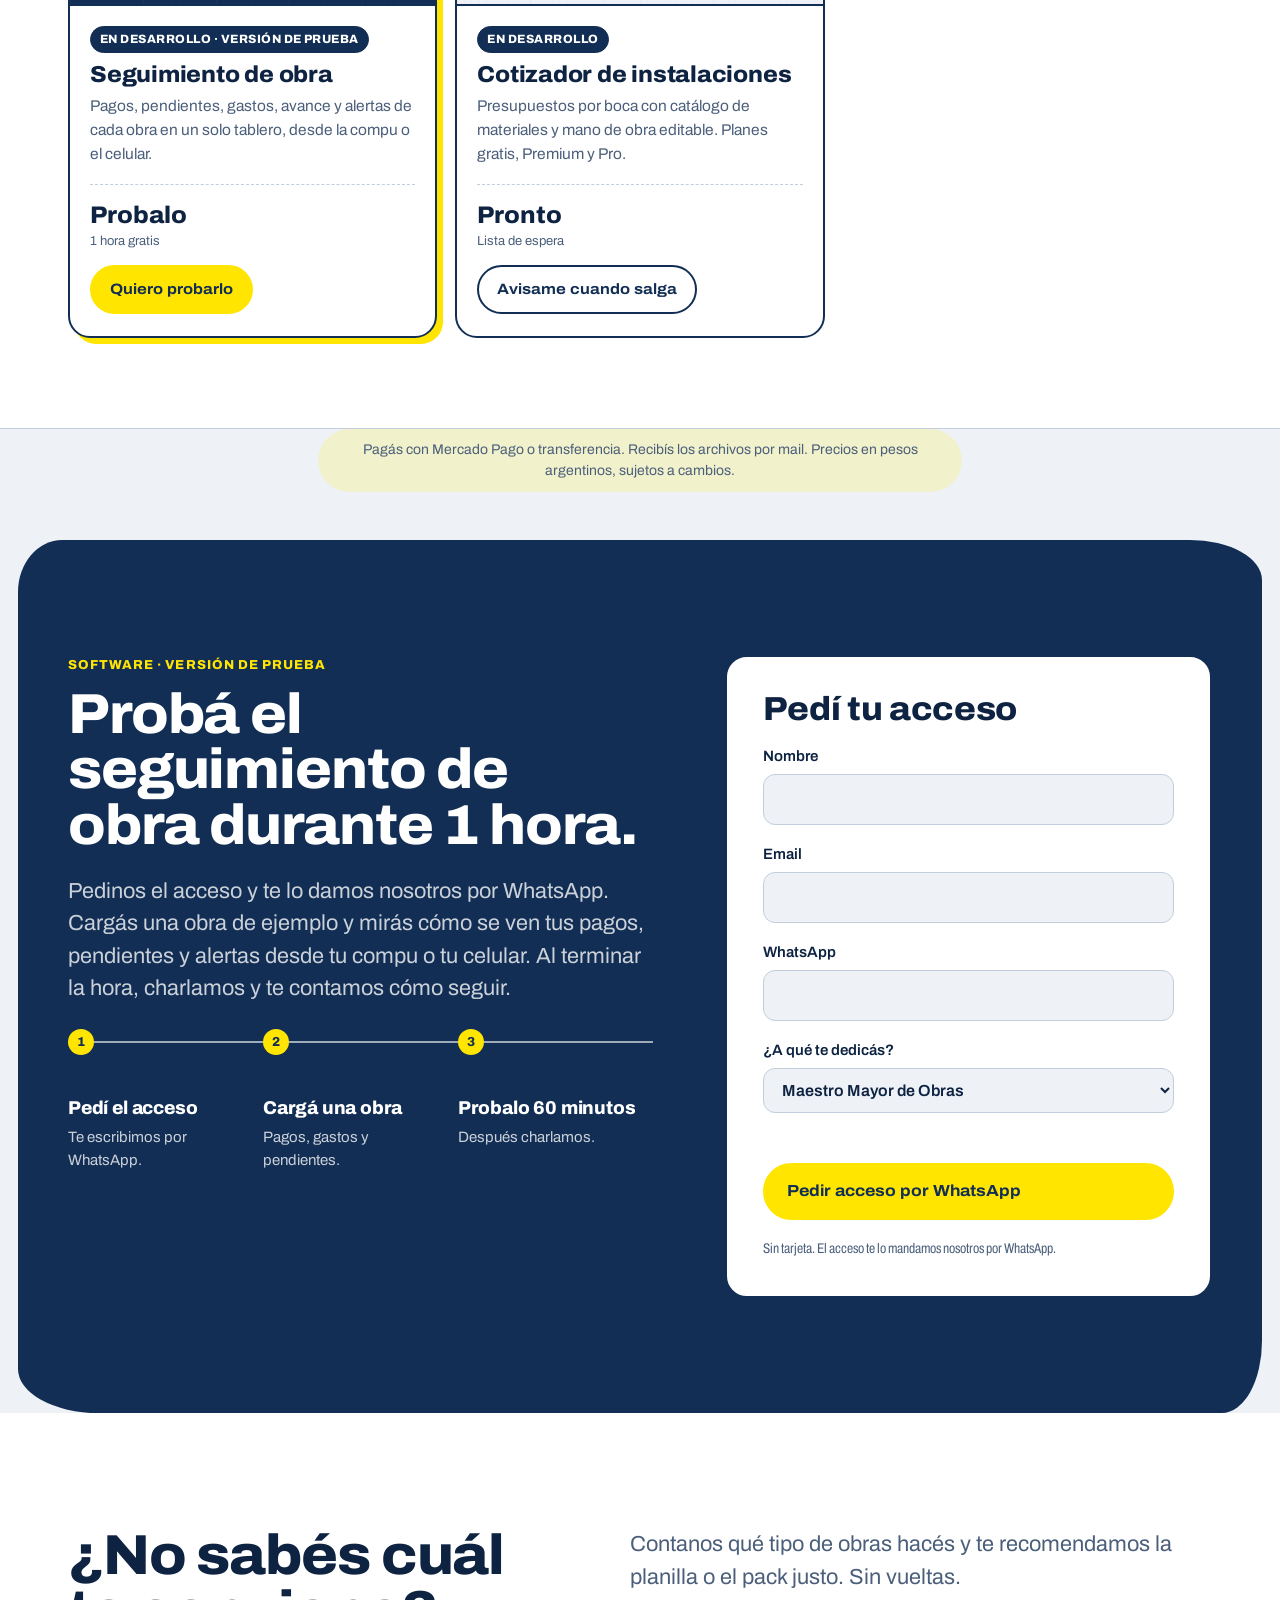
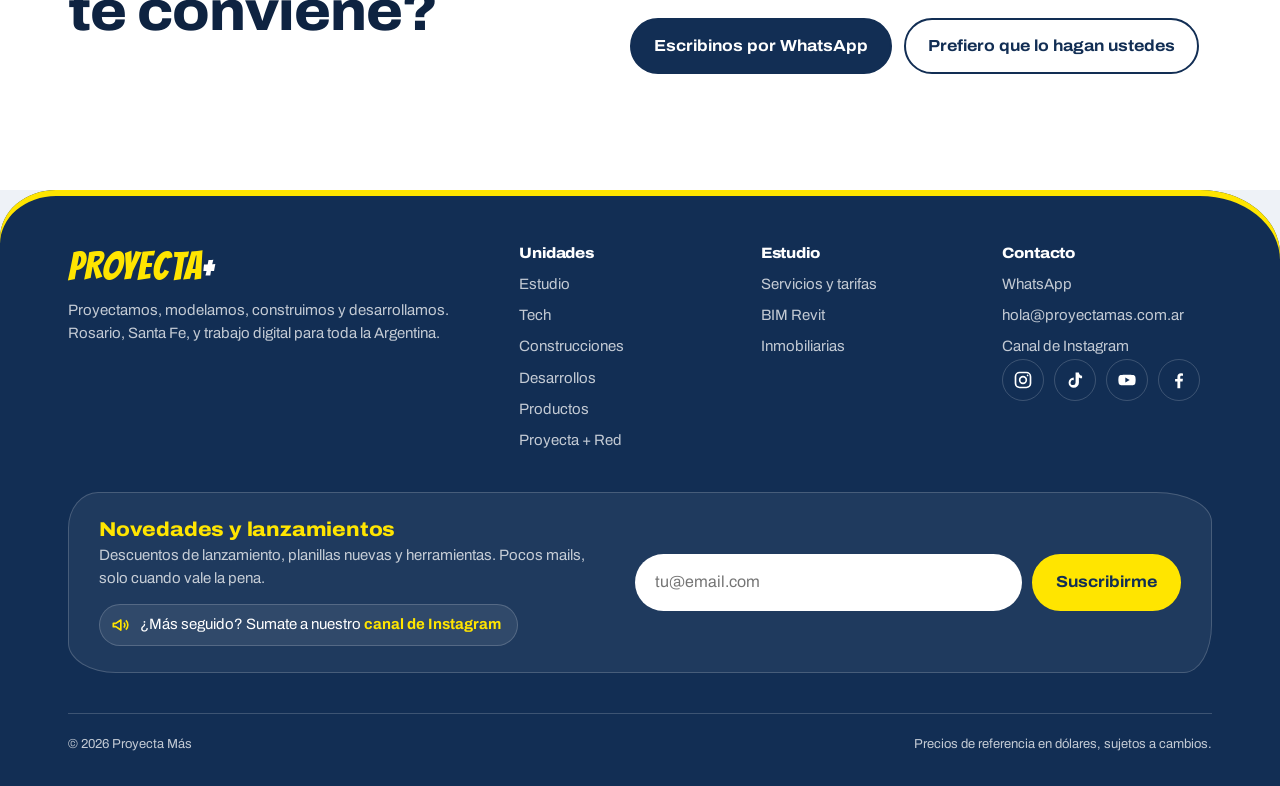
<file: proyectamas/productos.html>
<!doctype html>
<html lang="es-AR">
<head>
  <meta charset="utf-8">
  <meta name="viewport" content="width=device-width, initial-scale=1">
  <title>Productos · Planillas, manuales y software | Proyecta Más</title>
  <meta name="description" content="Planillas de cómputo y presupuesto, manuales de instalaciones, recursos CAD y software para la construcción. Comprá online o probá el software gratis.">
  <meta name="theme-color" content="#122e54">
  <meta property="og:title" content="Productos · Proyecta Más">
  <meta property="og:description" content="Planillas, manuales, recursos CAD y software hechos desde la obra, para colegas.">
  <meta property="og:image" content="https://proyectamas.com.ar/assets/og.jpg">
  <meta property="og:image:width" content="1200">
  <meta property="og:image:height" content="630">
  <meta property="og:url" content="https://proyectamas.com.ar/productos">
  <meta property="og:type" content="website">
  <meta property="og:site_name" content="Proyecta Más">
  <meta property="og:locale" content="es_AR">
  <meta name="twitter:card" content="summary_large_image">
  <link rel="canonical" href="https://proyectamas.com.ar/productos">
  <link rel="icon" type="image/png" sizes="32x32" href="assets/icon/favicon-32.png">
  <link rel="icon" type="image/png" sizes="192x192" href="assets/icon/favicon-192.png">
  <link rel="apple-touch-icon" href="assets/icon/apple-touch-icon.png">
  <link rel="preload" href="assets/fonts/archivo-var.woff2" as="font" type="font/woff2" crossorigin>
  <link rel="stylesheet" href="css/site.css">
</head>
<body data-pagina="productos">
  <a class="sr-only" href="#contenido">Saltar al contenido</a>
  <header class="site-header">
    <div class="wrap">
      <a class="logo" href="/" aria-label="Proyecta Más, inicio">PROYECTA<span>+</span></a>
      <button class="nav-toggle" aria-expanded="false" aria-controls="nav">Menú</button>
      <nav class="nav" id="nav" aria-label="Principal">
        <a href="/">Inicio</a>
        <a href="estudio">Estudio</a>
        <a href="tech">Tech</a>
        <a href="construcciones">Construcciones</a>
        <a href="desarrollos">Desarrollos</a>
        <a href="productos" aria-current="page">Productos</a>
        <a href="red">Red</a>
        <a class="nav-ig" href="https://instagram.com/_proyectamas_" target="_blank" rel="noopener" aria-label="Instagram @_proyectamas_ (se abre en otra pestaña)"><svg viewBox="0 0 24 24" width="20" height="20" fill="none" stroke="currentColor" stroke-width="2" aria-hidden="true"><rect x="3" y="3" width="18" height="18" rx="5"/><circle cx="12" cy="12" r="4"/><circle cx="17.5" cy="6.5" r="1" fill="currentColor" stroke="none"/></svg><span class="nav-ig-txt">Instagram</span></a>
        <a class="nav-cta" href="contacto">Contacto</a>
      </nav>
    </div>
  </header>
  <main id="contenido">
    <section class="plano plano--short" aria-labelledby="h1">
      <canvas data-modo="bloques" aria-hidden="true"></canvas>
      <div class="rotulo" aria-hidden="true">
        <div>Plano</div><div><b>P+ 05</b></div>
        <div>Lámina</div><div><b>Productos</b></div>
        <div>Escala</div><div><b>1:1</b></div>
        <div>X</div><div><b data-rot-x>0.00 m</b></div>
        <div>Y</div><div><b data-rot-y>0.00 m</b></div>
      </div>
      <div class="wrap">
        <h1 class="d1" id="h1">Herramientas para proyectar, presupuestar y construir.</h1>
        <p class="lead" style="margin-top:24px">Planillas, manuales, recursos CAD y software hechos desde la obra, por un Maestro Mayor de Obras, para colegas.</p>
        <div class="hero-actions"><a class="btn btn--yellow" href="#catalogo">Ver productos</a><a class="btn btn--ghost" href="#prueba">Probar el software gratis</a></div>
      </div>
    </section>

    <nav class="indice filtros" id="catalogo" aria-label="Filtrar productos">
      <div class="wrap" id="filtros" role="group" aria-label="Filtrar por categoría"></div>
    </nav>
    <div id="productos">
      <noscript><div class="wrap sec"><p>Activá JavaScript para ver los productos, o escribinos por WhatsApp y te mandamos el catálogo.</p></div></noscript>
    </div>

    <section class="sec prueba" id="prueba" aria-labelledby="h-prueba">
      <div class="wrap prueba-grid">
        <div>
          <p class="u-amb" style="color:var(--yellow)">Software · versión de prueba</p>
          <h2 class="d2" id="h-prueba">Probá el seguimiento de obra durante 1 hora.</h2>
          <p class="lead">Pedinos el acceso y te lo damos nosotros por WhatsApp. Cargás una obra de ejemplo y mirás cómo se ven tus pagos, pendientes y alertas desde tu compu o tu celular. Al terminar la hora, charlamos y te contamos cómo seguir.</p>
          <ol class="secuencia" style="--n:3">
            <li><h3>Pedí el acceso</h3><p>Te escribimos por WhatsApp.</p></li>
            <li><h3>Cargá una obra</h3><p>Pagos, gastos y pendientes.</p></li>
            <li><h3>Probalo 60 minutos</h3><p>Después charlamos.</p></li>
          </ol>
        </div>
        <form class="form" id="form-prueba" novalidate>
          <h3 class="d3">Pedí tu acceso</h3>
          <label>Nombre<input name="nombre" autocomplete="name" required></label>
          <label>Email<input name="email" type="email" autocomplete="email" required></label>
          <label>WhatsApp<input name="tel" type="tel" autocomplete="tel"></label>
          <label>¿A qué te dedicás?
            <select name="perfil"><option>Maestro Mayor de Obras</option><option>Arquitecto/a</option><option>Ingeniero/a</option><option>Constructor/a o contratista</option><option>Desarrollista</option><option>Otro</option></select>
          </label>
          <p class="error" role="alert"></p>
          <button class="btn btn--yellow" type="submit">Pedir acceso por WhatsApp</button>
          <p class="note" style="margin:0">Sin tarjeta. El acceso te lo mandamos nosotros por WhatsApp.</p>
        </form>
      </div>
    </section>

    <section class="sec sec--sheet" aria-labelledby="h-ayuda">
      <div class="wrap split">
        <h2 class="d2" id="h-ayuda">¿No sabés cuál te conviene?</h2>
        <div>
          <p class="lead" style="margin-top:0">Contanos qué tipo de obras hacés y te recomendamos la planilla o el pack justo. Sin vueltas.</p>
          <div style="margin-top:24px;display:flex;gap:12px;flex-wrap:wrap">
            <a class="btn btn--ink" target="_blank" rel="noopener" href="https://wa.me/5493425104877?text=Hola%20Proyecta%2B%2C%20quiero%20que%20me%20recomienden%20un%20producto.">Escribinos por WhatsApp</a>
            <a class="btn btn--line" href="estudio#computos">Prefiero que lo hagan ustedes</a>
          </div>
        </div>
      </div>
    </section>
  </main>
  <footer class="site-footer">
    <div class="wrap">
      <div class="cols">
        <div>
          <a class="logo" href="/">PROYECTA<span>+</span></a>
          <p style="margin-top:12px;max-width:28em">Proyectamos, modelamos, construimos y desarrollamos. Rosario, Santa Fe, y trabajo digital para toda la Argentina.</p>
        </div>
        <div>
          <h4>Unidades</h4>
          <ul><li><a href="estudio">Estudio</a></li><li><a href="tech">Tech</a></li><li><a href="construcciones">Construcciones</a></li><li><a href="desarrollos">Desarrollos</a></li><li><a href="productos">Productos</a></li><li><a href="red">Proyecta + Red</a></li></ul>
        </div>
        <div>
          <h4>Estudio</h4>
          <ul><li><a href="estudio#tarifas">Servicios y tarifas</a></li><li><a href="estudio#bim">BIM Revit</a></li><li><a href="estudio#inmobiliarias">Inmobiliarias</a></li></ul>
        </div>
        <div>
          <h4>Contacto</h4>
          <ul>
            <li><a href="https://wa.me/5493425104877" target="_blank" rel="noopener">WhatsApp</a></li>
            <li><a href="mailto:hola@proyectamas.com.ar">hola@proyectamas.com.ar</a></li>
            <li><a href="https://www.instagram.com/channel/0VwvzEe1BmXMm80S/" target="_blank" rel="noopener">Canal de Instagram</a></li>
          </ul>
          <ul class="redes" aria-label="Redes sociales">
              <li><a href="https://instagram.com/_proyectamas_" target="_blank" rel="noopener" aria-label="Instagram"><svg viewBox="0 0 24 24" width="20" height="20" fill="none" stroke="currentColor" stroke-width="2" aria-hidden="true"><rect x="3" y="3" width="18" height="18" rx="5"/><circle cx="12" cy="12" r="4"/><circle cx="17.5" cy="6.5" r="1" fill="currentColor" stroke="none"/></svg></a></li>
              <li><a href="https://www.tiktok.com/@proyectamas" target="_blank" rel="noopener" aria-label="TikTok"><svg viewBox="0 0 24 24" width="20" height="20" fill="currentColor" aria-hidden="true"><path d="M16.6 3c.3 2.2 1.6 3.7 3.9 3.9v3.1a7.4 7.4 0 0 1-3.8-1.1v6.3A6.2 6.2 0 1 1 10.5 9v3.2a3 3 0 1 0 2.2 2.9V3z"/></svg></a></li>
              <li><a href="https://www.youtube.com/channel/UCshNmW2Sm25api8msd9-daA" target="_blank" rel="noopener" aria-label="YouTube"><svg viewBox="0 0 24 24" width="20" height="20" fill="currentColor" aria-hidden="true"><path d="M22 8.2a3 3 0 0 0-2.1-2.1C18 5.6 12 5.6 12 5.6s-6 0-7.9.5A3 3 0 0 0 2 8.2 31 31 0 0 0 1.6 12a31 31 0 0 0 .4 3.8 3 3 0 0 0 2.1 2.1c1.9.5 7.9.5 7.9.5s6 0 7.9-.5a3 3 0 0 0 2.1-2.1 31 31 0 0 0 .4-3.8 31 31 0 0 0-.4-3.8zM10 15.1V8.9l5.2 3.1z"/></svg></a></li>
              <li><a href="https://www.facebook.com/profile.php?id=61575147253970" target="_blank" rel="noopener" aria-label="Facebook"><svg viewBox="0 0 24 24" width="20" height="20" fill="currentColor" aria-hidden="true"><path d="M13.5 22v-8.2h2.8l.4-3.2h-3.2V8.5c0-.9.3-1.6 1.6-1.6h1.7V4.1a23 23 0 0 0-2.5-.1c-2.5 0-4.2 1.5-4.2 4.3v2.4H7.3v3.2h2.8V22z"/></svg></a></li>
            </ul>
        </div>
      </div>
      <form class="suscribir suscribir--pie" action="/api/suscribir" method="post" data-suscribir>
        <div class="suscribir-txt">
          <h4>Novedades y lanzamientos</h4>
          <p>Descuentos de lanzamiento, planillas nuevas y herramientas. Pocos mails, solo cuando vale la pena.</p>
          <a class="suscribir-ig" href="https://www.instagram.com/channel/0VwvzEe1BmXMm80S/" target="_blank" rel="noopener"><svg viewBox="0 0 24 24" width="20" height="20" fill="none" stroke="currentColor" stroke-width="2" stroke-linejoin="round" aria-hidden="true"><path d="M4 10v4h3l6 4V6L7 10z"/><path d="M16.5 9a4 4 0 0 1 0 6M19 6.5a7.5 7.5 0 0 1 0 11"/></svg><span>¿Más seguido? Sumate a nuestro <b>canal de Instagram</b></span></a>
        </div>
        <div class="suscribir-campos">
          <input type="hidden" name="origen" value="pie">
          <label class="sr-only" for="sus-email-pie">Tu email</label>
          <input id="sus-email-pie" type="email" name="email" placeholder="tu@email.com" autocomplete="email" required>
          <input class="hp" type="text" name="web" tabindex="-1" autocomplete="off" aria-hidden="true">
          <button class="btn btn--yellow" type="submit">Suscribirme</button>
        </div>
        <p class="suscribir-msg" role="status" aria-live="polite"></p>
      </form>
      <div class="legal"><span>© <span id="anio">2026</span> Proyecta Más</span><span>Precios de referencia en dólares, sujetos a cambios.</span></div>
    </div>
  </footer>
  <a class="wa-float" href="https://wa.me/5493425104877" target="_blank" rel="noopener" aria-label="Escribinos por WhatsApp"><svg viewBox="0 0 24 24" fill="currentColor" aria-hidden="true"><path d="M12 2a10 10 0 0 0-8.6 15.1L2 22l5-1.3A10 10 0 1 0 12 2zm0 18.2a8.2 8.2 0 0 1-4.2-1.2l-.3-.2-3 .8.8-2.9-.2-.3A8.2 8.2 0 1 1 12 20.2zm4.5-6.1c-.2-.1-1.5-.7-1.7-.8s-.4-.1-.6.1-.7.8-.8 1-.3.2-.5.1a6.7 6.7 0 0 1-3.3-2.9c-.2-.4.2-.4.7-1.3.1-.2 0-.3 0-.4l-.8-1.8c-.2-.5-.4-.4-.6-.4h-.5a1 1 0 0 0-.7.3 3 3 0 0 0-.9 2.2 5.1 5.1 0 0 0 1.1 2.7 11.7 11.7 0 0 0 4.5 4c1.7.7 2.3.8 3.2.6a2.7 2.7 0 0 0 1.8-1.2 2.2 2.2 0 0 0 .2-1.2c-.1-.1-.3-.2-.5-.3z"/></svg></a>
  <script src="js/productos.js"></script>
  <script src="js/site.js"></script>
</body>
</html>
</file>
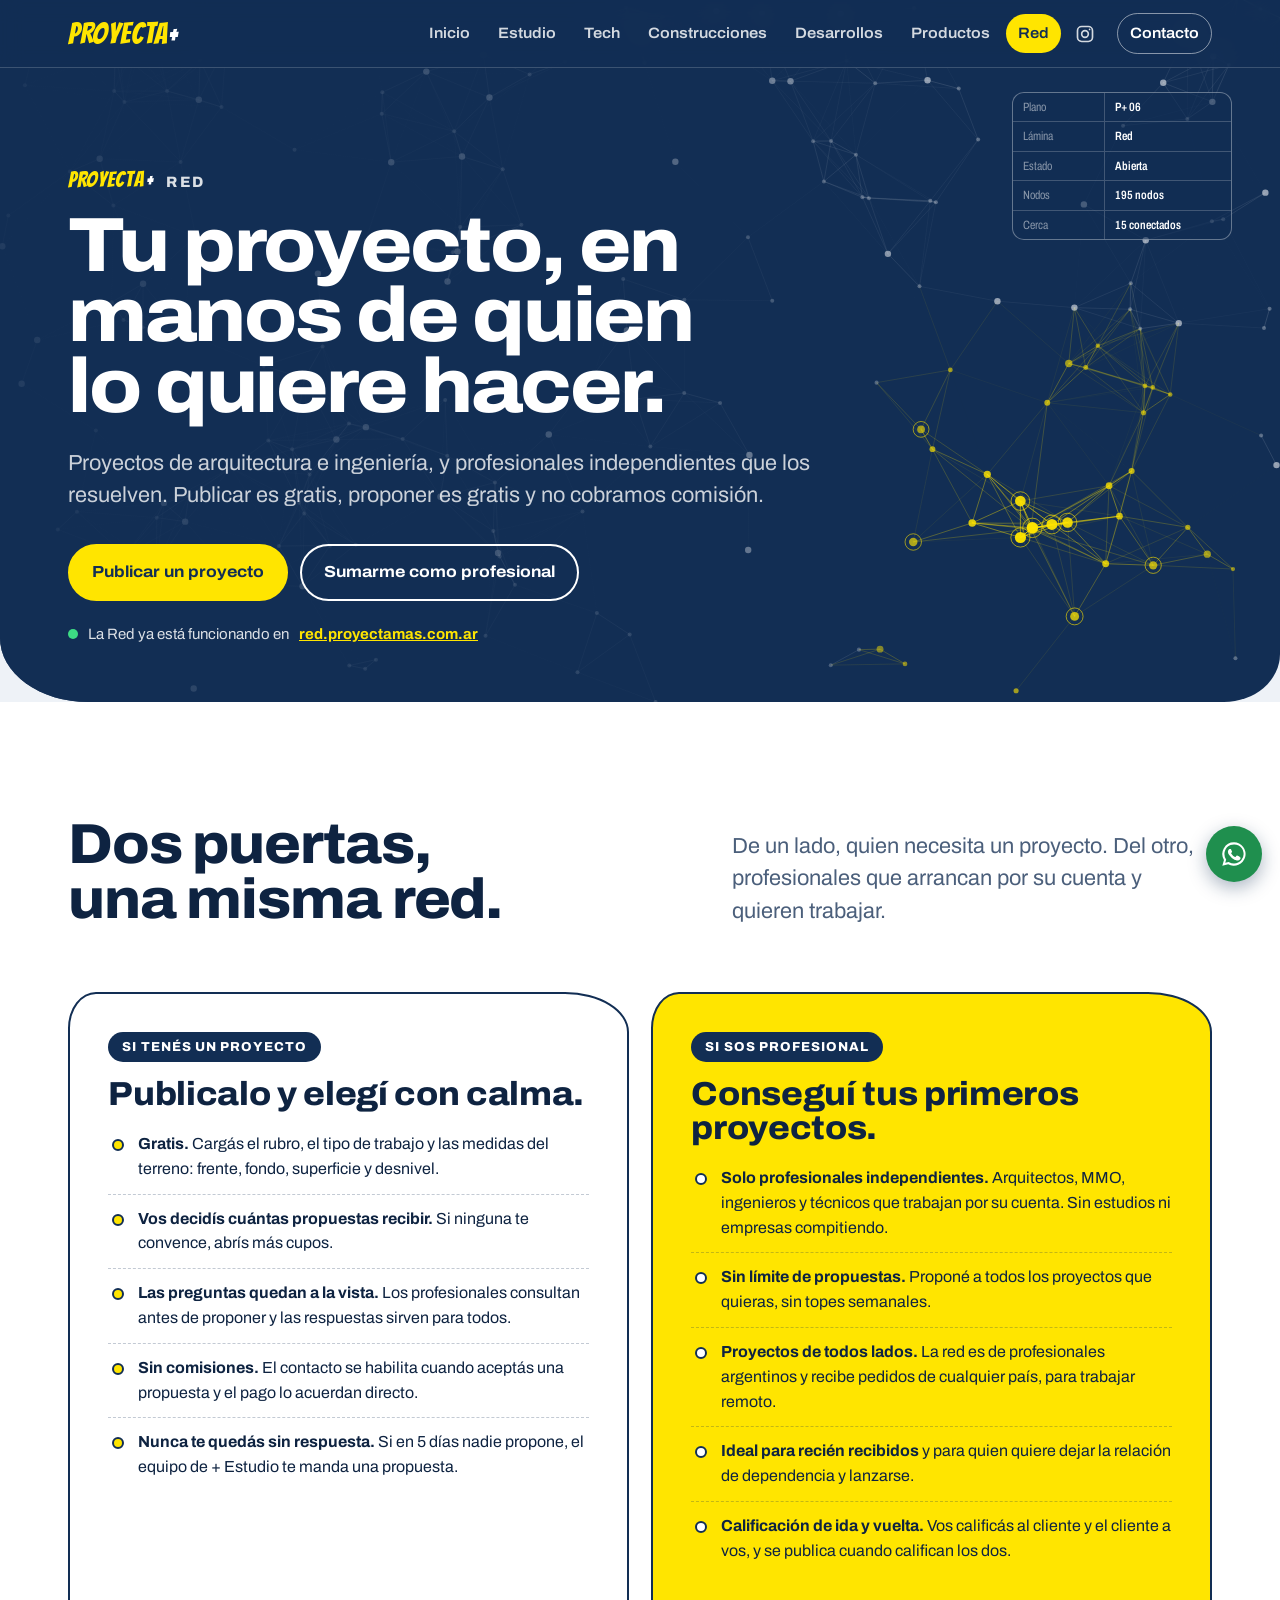
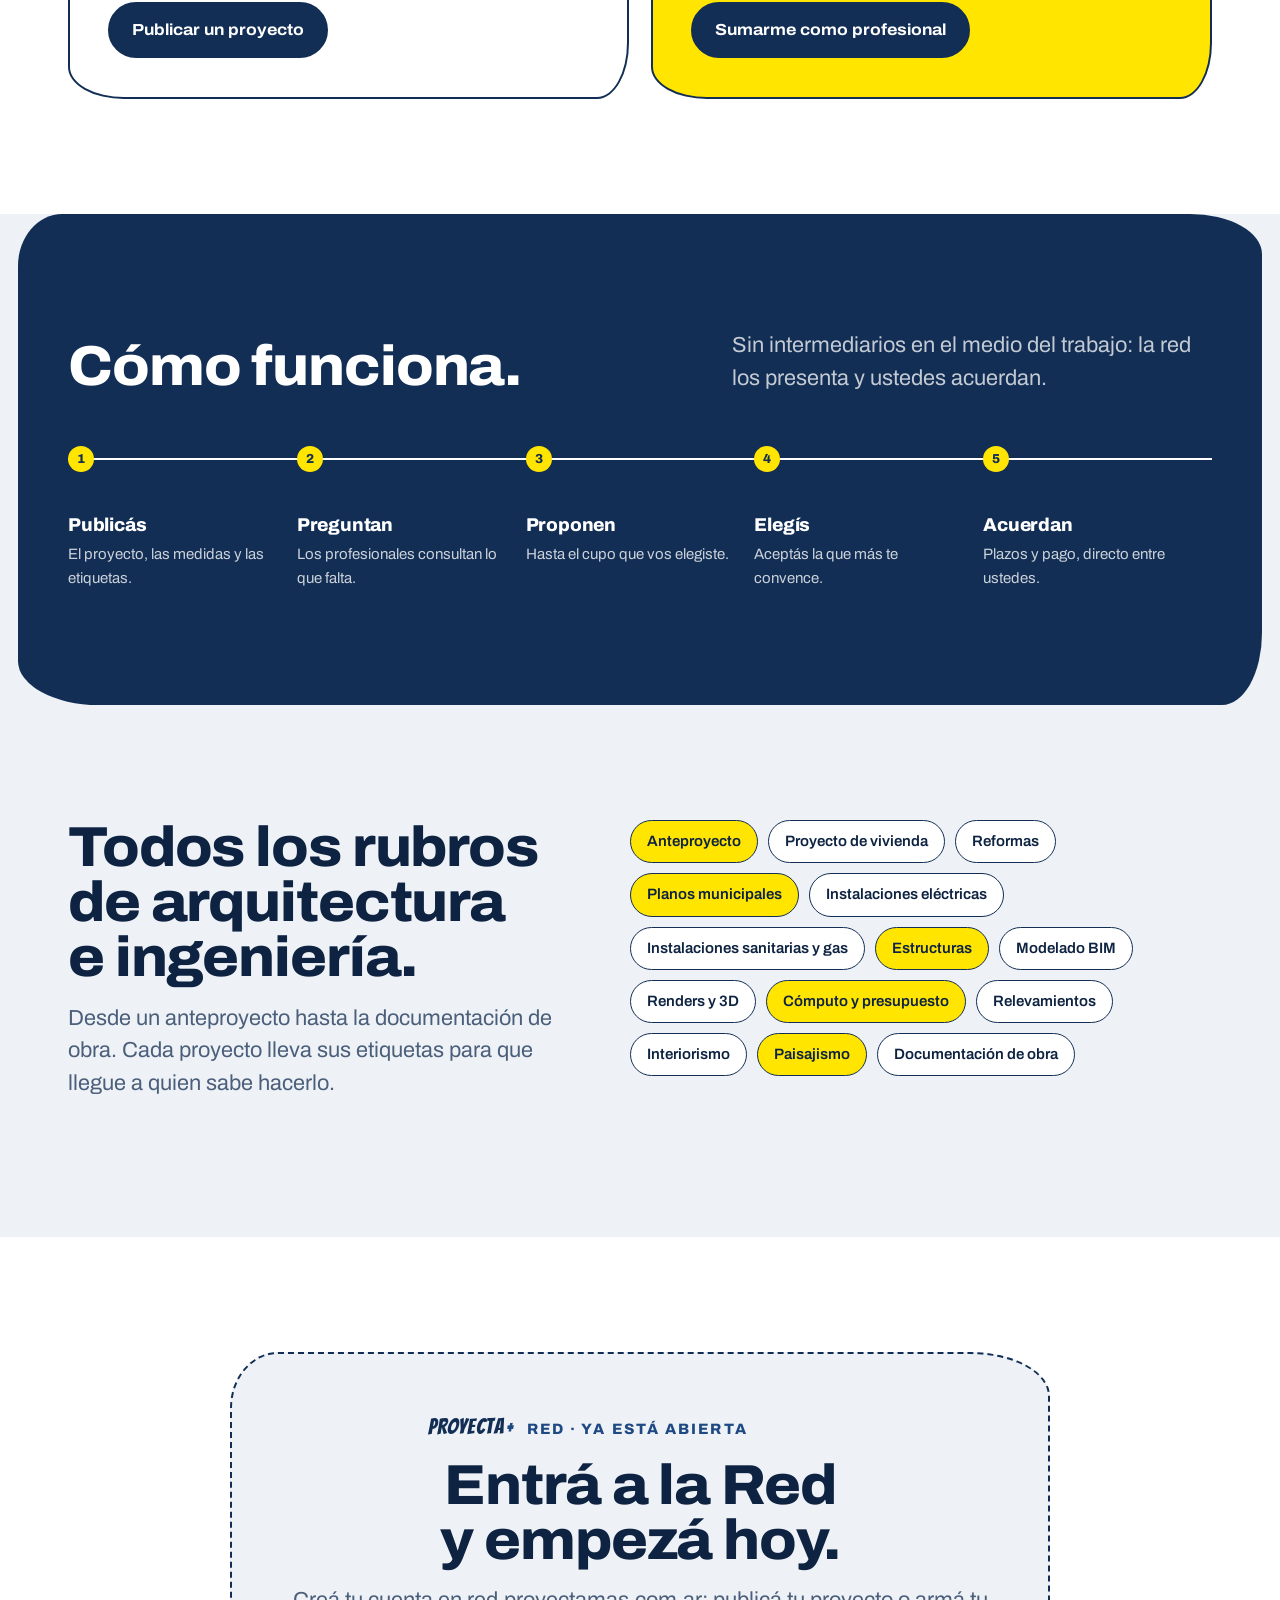
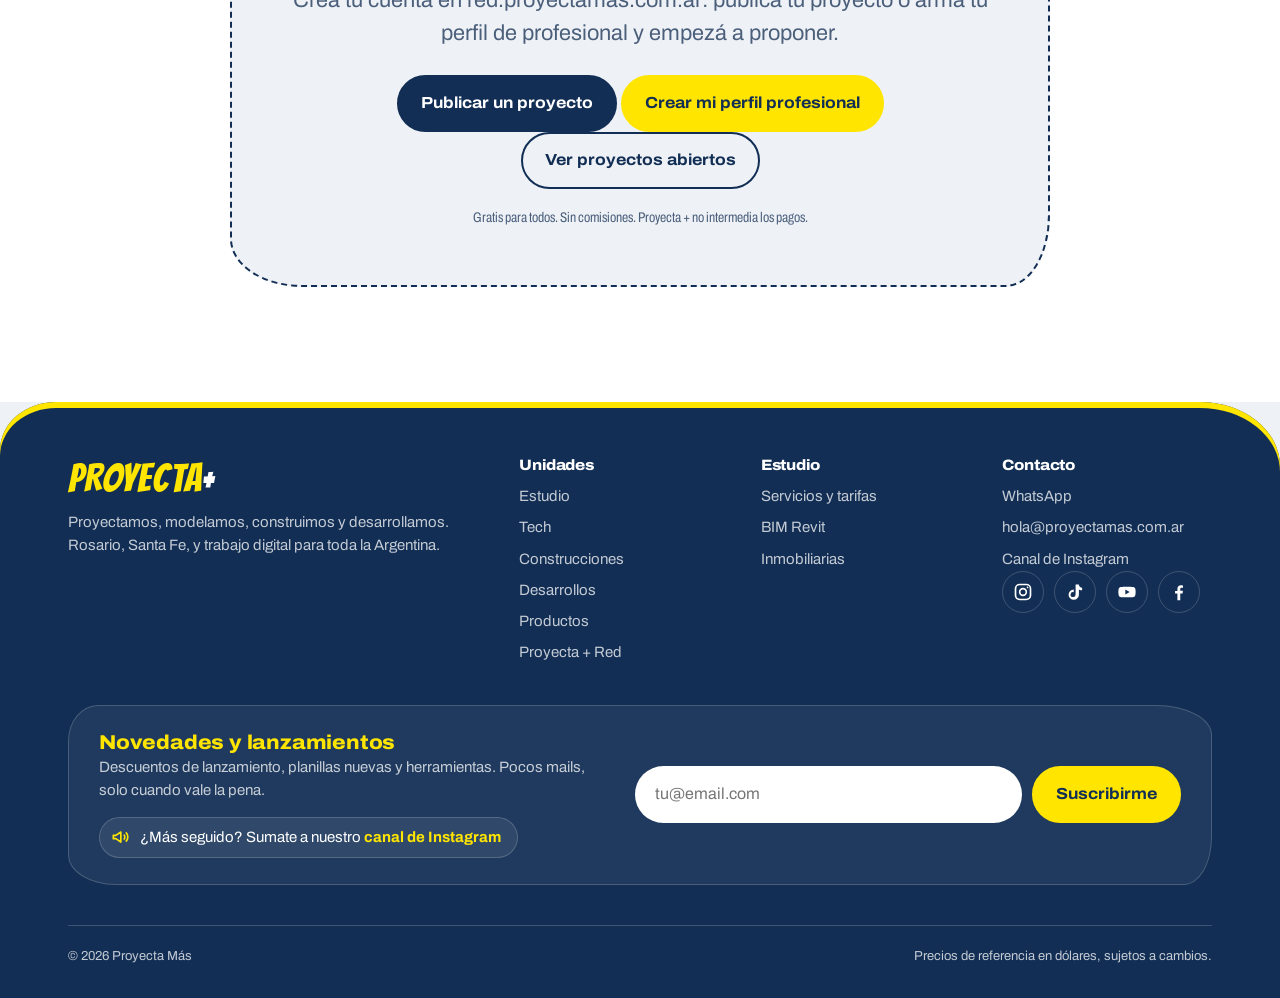
<file: proyectamas/red.html>
<!doctype html>
<html lang="es-AR">
<head>
  <meta charset="utf-8">
  <meta name="viewport" content="width=device-width, initial-scale=1">
  <title>Proyecta + Red · Proyectos y profesionales independientes | Proyecta Más</title>
  <meta name="description" content="Publicá gratis tu proyecto de arquitectura o ingeniería y recibí propuestas de profesionales independientes. Sin comisiones.">
  <meta name="theme-color" content="#122e54">
  <meta property="og:title" content="Proyecta + Red">
  <meta property="og:description" content="Proyectos de arquitectura e ingeniería y profesionales independientes que los resuelven. Gratis y sin comisiones.">
  <meta property="og:image" content="https://proyectamas.com.ar/assets/og.jpg">
  <meta property="og:image:width" content="1200">
  <meta property="og:image:height" content="630">
  <meta property="og:url" content="https://proyectamas.com.ar/red">
  <meta property="og:type" content="website">
  <meta property="og:site_name" content="Proyecta Más">
  <meta property="og:locale" content="es_AR">
  <meta name="twitter:card" content="summary_large_image">
  <link rel="canonical" href="https://proyectamas.com.ar/red">
  <link rel="icon" type="image/png" sizes="32x32" href="assets/icon/favicon-32.png">
  <link rel="icon" type="image/png" sizes="192x192" href="assets/icon/favicon-192.png">
  <link rel="apple-touch-icon" href="assets/icon/apple-touch-icon.png">
  <link rel="preload" href="assets/fonts/archivo-var.woff2" as="font" type="font/woff2" crossorigin>
  <link rel="stylesheet" href="css/site.css">
</head>
<body data-pagina="red">
  <a class="sr-only" href="#contenido">Saltar al contenido</a>
  <header class="site-header">
    <div class="wrap">
      <a class="logo" href="/" aria-label="Proyecta Más, inicio">PROYECTA<span>+</span></a>
      <button class="nav-toggle" aria-expanded="false" aria-controls="nav">Menú</button>
      <nav class="nav" id="nav" aria-label="Principal">
        <a href="/">Inicio</a>
        <a href="estudio">Estudio</a>
        <a href="tech">Tech</a>
        <a href="construcciones">Construcciones</a>
        <a href="desarrollos">Desarrollos</a>
        <a href="productos">Productos</a>
        <a href="red" aria-current="page">Red</a>
        <a class="nav-ig" href="https://instagram.com/_proyectamas_" target="_blank" rel="noopener" aria-label="Instagram @_proyectamas_ (se abre en otra pestaña)"><svg viewBox="0 0 24 24" width="20" height="20" fill="none" stroke="currentColor" stroke-width="2" aria-hidden="true"><rect x="3" y="3" width="18" height="18" rx="5"/><circle cx="12" cy="12" r="4"/><circle cx="17.5" cy="6.5" r="1" fill="currentColor" stroke="none"/></svg><span class="nav-ig-txt">Instagram</span></a>
        <a class="nav-cta" href="contacto">Contacto</a>
      </nav>
    </div>
  </header>
  <main id="contenido">
    <section class="plano plano--short" aria-labelledby="h1">
      <canvas data-modo="red" aria-hidden="true"></canvas>
      <div class="rotulo" aria-hidden="true">
        <div>Plano</div><div><b>P+ 06</b></div>
        <div>Lámina</div><div><b>Red</b></div>
        <div>Estado</div><div><b>Abierta</b></div>
        <div>Nodos</div><div><b data-rot-y>0 nodos</b></div>
        <div>Cerca</div><div><b data-rot-x>0 conectados</b></div>
      </div>
      <div class="wrap">
        <p class="red-kicker"><span>PROYECTA</span><b>+</b> RED</p>
        <h1 class="d1" id="h1">Tu proyecto, en manos de quien lo quiere hacer.</h1>
        <p class="lead" style="margin-top:24px">Proyectos de arquitectura e ingeniería, y profesionales independientes que los resuelven. Publicar es gratis, proponer es gratis y no cobramos comisión.</p>
        <div class="hero-actions">
          <a class="btn btn--yellow" data-red="publicar" href="#preinscripcion">Publicar un proyecto</a>
          <a class="btn btn--ghost" data-red="profesional" href="#preinscripcion">Sumarme como profesional</a>
        </div>
        <p class="red-online"><span aria-hidden="true"></span>La Red ya está funcionando en <a href="https://red.proyectamas.com.ar/?utm_source=proyectamas.com.ar">red.proyectamas.com.ar</a></p>
      </div>
    </section>

    <section class="sec sec--sheet" aria-labelledby="h-dos">
      <div class="wrap">
        <div class="sec-head">
          <h2 class="d2" id="h-dos">Dos puertas, una misma red.</h2>
          <p class="lead">De un lado, quien necesita un proyecto. Del otro, profesionales que arrancan por su cuenta y quieren trabajar.</p>
        </div>
        <div class="red-dos">
          <article class="red-lado">
            <span class="red-tag">Si tenés un proyecto</span>
            <h3>Publicalo y elegí con calma.</h3>
            <ul class="red-lista">
              <li><b>Gratis.</b> Cargás el rubro, el tipo de trabajo y las medidas del terreno: frente, fondo, superficie y desnivel.</li>
              <li><b>Vos decidís cuántas propuestas recibir.</b> Si ninguna te convence, abrís más cupos.</li>
              <li><b>Las preguntas quedan a la vista.</b> Los profesionales consultan antes de proponer y las respuestas sirven para todos.</li>
              <li><b>Sin comisiones.</b> El contacto se habilita cuando aceptás una propuesta y el pago lo acuerdan directo.</li>
              <li><b>Nunca te quedás sin respuesta.</b> Si en 5 días nadie propone, el equipo de + Estudio te manda una propuesta.</li>
            </ul>
            <a class="btn btn--ink" data-red="publicar" href="#preinscripcion">Publicar un proyecto</a>
          </article>
          <article class="red-lado red-lado--pro">
            <span class="red-tag">Si sos profesional</span>
            <h3>Conseguí tus primeros proyectos.</h3>
            <ul class="red-lista">
              <li><b>Solo profesionales independientes.</b> Arquitectos, MMO, ingenieros y técnicos que trabajan por su cuenta. Sin estudios ni empresas compitiendo.</li>
              <li><b>Sin límite de propuestas.</b> Proponé a todos los proyectos que quieras, sin topes semanales.</li>
              <li><b>Proyectos de todos lados.</b> La red es de profesionales argentinos y recibe pedidos de cualquier país, para trabajar remoto.</li>
              <li><b>Ideal para recién recibidos</b> y para quien quiere dejar la relación de dependencia y lanzarse.</li>
              <li><b>Calificación de ida y vuelta.</b> Vos calificás al cliente y el cliente a vos, y se publica cuando califican los dos.</li>
            </ul>
            <a class="btn btn--ink" data-red="profesional" href="#preinscripcion">Sumarme como profesional</a>
          </article>
        </div>
      </div>
    </section>

    <section class="sec sec--ink" aria-labelledby="h-como">
      <div class="wrap">
        <div class="sec-head"><h2 class="d2" id="h-como">Cómo funciona.</h2><p class="lead">Sin intermediarios en el medio del trabajo: la red los presenta y ustedes acuerdan.</p></div>
        <ol class="secuencia" style="--n:5">
          <li><h3>Publicás</h3><p>El proyecto, las medidas y las etiquetas.</p></li>
          <li><h3>Preguntan</h3><p>Los profesionales consultan lo que falta.</p></li>
          <li><h3>Proponen</h3><p>Hasta el cupo que vos elegiste.</p></li>
          <li><h3>Elegís</h3><p>Aceptás la que más te convence.</p></li>
          <li><h3>Acuerdan</h3><p>Plazos y pago, directo entre ustedes.</p></li>
        </ol>
      </div>
    </section>

    <section class="sec" aria-labelledby="h-rubros">
      <div class="wrap split">
        <div>
          <h2 class="d2" id="h-rubros">Todos los rubros de arquitectura e ingeniería.</h2>
          <p class="lead" style="margin-top:16px">Desde un anteproyecto hasta la documentación de obra. Cada proyecto lleva sus etiquetas para que llegue a quien sabe hacerlo.</p>
        </div>
        <ul class="red-chips"><li>Anteproyecto</li><li>Proyecto de vivienda</li><li>Reformas</li><li>Planos municipales</li><li>Instalaciones eléctricas</li><li>Instalaciones sanitarias y gas</li><li>Estructuras</li><li>Modelado BIM</li><li>Renders y 3D</li><li>Cómputo y presupuesto</li><li>Relevamientos</li><li>Interiorismo</li><li>Paisajismo</li><li>Documentación de obra</li></ul>
      </div>
    </section>

    <section class="sec sec--sheet red-pre" id="preinscripcion" aria-labelledby="h-pre">
      <div class="wrap">
        <div class="red-pre-box">
          <p class="red-kicker red-kicker--dark"><span>PROYECTA</span><b>+</b> RED · Ya está abierta</p>
          <h2 class="d2" id="h-pre">Entrá a la Red y empezá hoy.</h2>
          <p class="lead">Creá tu cuenta en red.proyectamas.com.ar: publicá tu proyecto o armá tu perfil de profesional y empezá a proponer.</p>
          <div class="hero-actions" style="justify-content:center">
            <a class="btn btn--ink" data-red="publicar" href="#preinscripcion">Publicar un proyecto</a>
            <a class="btn btn--yellow" data-red="profesional" href="#preinscripcion">Crear mi perfil profesional</a>
            <a class="btn btn--line" data-red="proyectos" href="#preinscripcion">Ver proyectos abiertos</a>
          </div>
          <p class="note">Gratis para todos. Sin comisiones. Proyecta + no intermedia los pagos.</p>
        </div>
      </div>
    </section>
  </main>
  <footer class="site-footer">
    <div class="wrap">
      <div class="cols">
        <div>
          <a class="logo" href="/">PROYECTA<span>+</span></a>
          <p style="margin-top:12px;max-width:28em">Proyectamos, modelamos, construimos y desarrollamos. Rosario, Santa Fe, y trabajo digital para toda la Argentina.</p>
        </div>
        <div>
          <h4>Unidades</h4>
          <ul><li><a href="estudio">Estudio</a></li><li><a href="tech">Tech</a></li><li><a href="construcciones">Construcciones</a></li><li><a href="desarrollos">Desarrollos</a></li><li><a href="productos">Productos</a></li><li><a href="red">Proyecta + Red</a></li></ul>
        </div>
        <div>
          <h4>Estudio</h4>
          <ul><li><a href="estudio#tarifas">Servicios y tarifas</a></li><li><a href="estudio#bim">BIM Revit</a></li><li><a href="estudio#inmobiliarias">Inmobiliarias</a></li></ul>
        </div>
        <div>
          <h4>Contacto</h4>
          <ul>
            <li><a href="https://wa.me/5493425104877" target="_blank" rel="noopener">WhatsApp</a></li>
            <li><a href="mailto:hola@proyectamas.com.ar">hola@proyectamas.com.ar</a></li>
            <li><a href="https://www.instagram.com/channel/0VwvzEe1BmXMm80S/" target="_blank" rel="noopener">Canal de Instagram</a></li>
          </ul>
          <ul class="redes" aria-label="Redes sociales">
              <li><a href="https://instagram.com/_proyectamas_" target="_blank" rel="noopener" aria-label="Instagram"><svg viewBox="0 0 24 24" width="20" height="20" fill="none" stroke="currentColor" stroke-width="2" aria-hidden="true"><rect x="3" y="3" width="18" height="18" rx="5"/><circle cx="12" cy="12" r="4"/><circle cx="17.5" cy="6.5" r="1" fill="currentColor" stroke="none"/></svg></a></li>
              <li><a href="https://www.tiktok.com/@proyectamas" target="_blank" rel="noopener" aria-label="TikTok"><svg viewBox="0 0 24 24" width="20" height="20" fill="currentColor" aria-hidden="true"><path d="M16.6 3c.3 2.2 1.6 3.7 3.9 3.9v3.1a7.4 7.4 0 0 1-3.8-1.1v6.3A6.2 6.2 0 1 1 10.5 9v3.2a3 3 0 1 0 2.2 2.9V3z"/></svg></a></li>
              <li><a href="https://www.youtube.com/channel/UCshNmW2Sm25api8msd9-daA" target="_blank" rel="noopener" aria-label="YouTube"><svg viewBox="0 0 24 24" width="20" height="20" fill="currentColor" aria-hidden="true"><path d="M22 8.2a3 3 0 0 0-2.1-2.1C18 5.6 12 5.6 12 5.6s-6 0-7.9.5A3 3 0 0 0 2 8.2 31 31 0 0 0 1.6 12a31 31 0 0 0 .4 3.8 3 3 0 0 0 2.1 2.1c1.9.5 7.9.5 7.9.5s6 0 7.9-.5a3 3 0 0 0 2.1-2.1 31 31 0 0 0 .4-3.8 31 31 0 0 0-.4-3.8zM10 15.1V8.9l5.2 3.1z"/></svg></a></li>
              <li><a href="https://www.facebook.com/profile.php?id=61575147253970" target="_blank" rel="noopener" aria-label="Facebook"><svg viewBox="0 0 24 24" width="20" height="20" fill="currentColor" aria-hidden="true"><path d="M13.5 22v-8.2h2.8l.4-3.2h-3.2V8.5c0-.9.3-1.6 1.6-1.6h1.7V4.1a23 23 0 0 0-2.5-.1c-2.5 0-4.2 1.5-4.2 4.3v2.4H7.3v3.2h2.8V22z"/></svg></a></li>
            </ul>
        </div>
      </div>
      <form class="suscribir suscribir--pie" action="/api/suscribir" method="post" data-suscribir>
        <div class="suscribir-txt">
          <h4>Novedades y lanzamientos</h4>
          <p>Descuentos de lanzamiento, planillas nuevas y herramientas. Pocos mails, solo cuando vale la pena.</p>
          <a class="suscribir-ig" href="https://www.instagram.com/channel/0VwvzEe1BmXMm80S/" target="_blank" rel="noopener"><svg viewBox="0 0 24 24" width="20" height="20" fill="none" stroke="currentColor" stroke-width="2" stroke-linejoin="round" aria-hidden="true"><path d="M4 10v4h3l6 4V6L7 10z"/><path d="M16.5 9a4 4 0 0 1 0 6M19 6.5a7.5 7.5 0 0 1 0 11"/></svg><span>¿Más seguido? Sumate a nuestro <b>canal de Instagram</b></span></a>
        </div>
        <div class="suscribir-campos">
          <input type="hidden" name="origen" value="pie">
          <label class="sr-only" for="sus-email-pie">Tu email</label>
          <input id="sus-email-pie" type="email" name="email" placeholder="tu@email.com" autocomplete="email" required>
          <input class="hp" type="text" name="web" tabindex="-1" autocomplete="off" aria-hidden="true">
          <button class="btn btn--yellow" type="submit">Suscribirme</button>
        </div>
        <p class="suscribir-msg" role="status" aria-live="polite"></p>
      </form>
      <div class="legal"><span>© <span id="anio">2026</span> Proyecta Más</span><span>Precios de referencia en dólares, sujetos a cambios.</span></div>
    </div>
  </footer>
  <a class="wa-float" href="https://wa.me/5493425104877" target="_blank" rel="noopener" aria-label="Escribinos por WhatsApp"><svg viewBox="0 0 24 24" fill="currentColor" aria-hidden="true"><path d="M12 2a10 10 0 0 0-8.6 15.1L2 22l5-1.3A10 10 0 1 0 12 2zm0 18.2a8.2 8.2 0 0 1-4.2-1.2l-.3-.2-3 .8.8-2.9-.2-.3A8.2 8.2 0 1 1 12 20.2zm4.5-6.1c-.2-.1-1.5-.7-1.7-.8s-.4-.1-.6.1-.7.8-.8 1-.3.2-.5.1a6.7 6.7 0 0 1-3.3-2.9c-.2-.4.2-.4.7-1.3.1-.2 0-.3 0-.4l-.8-1.8c-.2-.5-.4-.4-.6-.4h-.5a1 1 0 0 0-.7.3 3 3 0 0 0-.9 2.2 5.1 5.1 0 0 0 1.1 2.7 11.7 11.7 0 0 0 4.5 4c1.7.7 2.3.8 3.2.6a2.7 2.7 0 0 0 1.8-1.2 2.2 2.2 0 0 0 .2-1.2c-.1-.1-.3-.2-.5-.3z"/></svg></a>
  <script src="js/red.js"></script>
  <script src="js/site.js"></script>
</body>
</html>
</file>
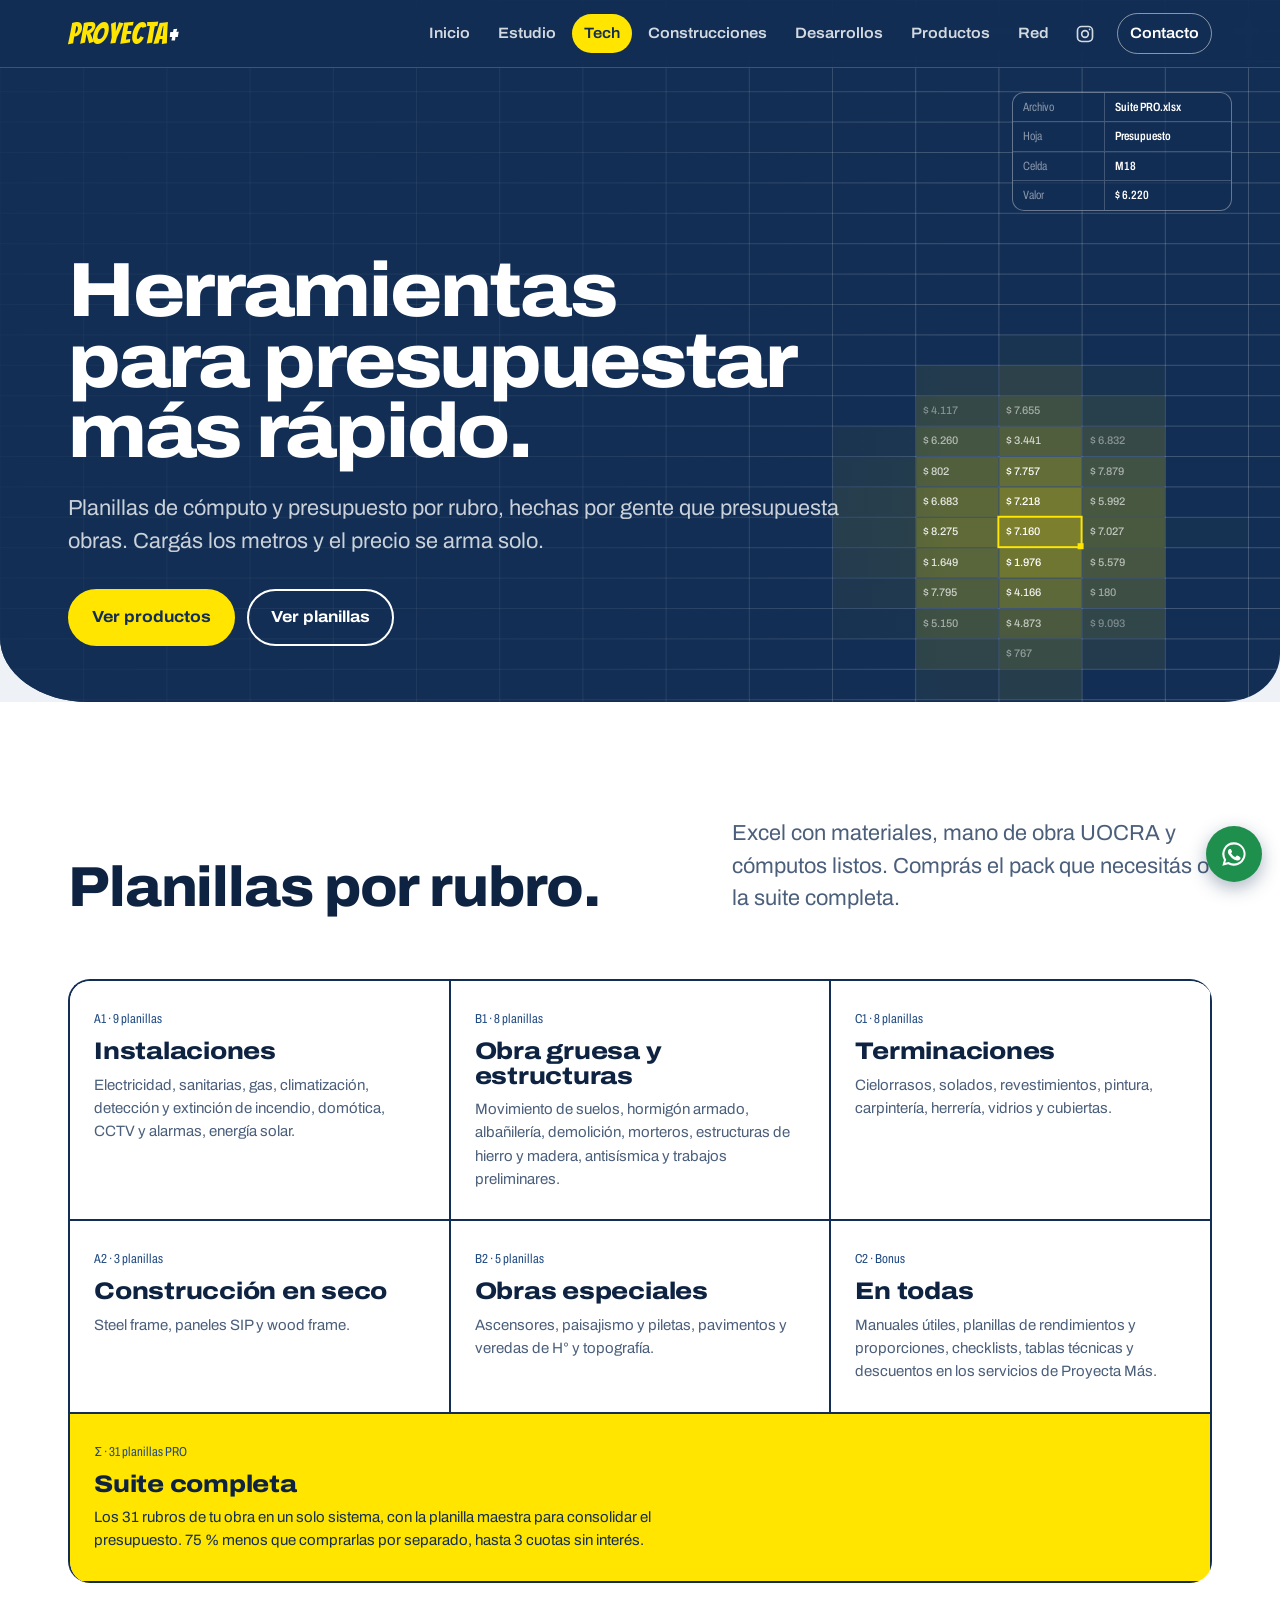
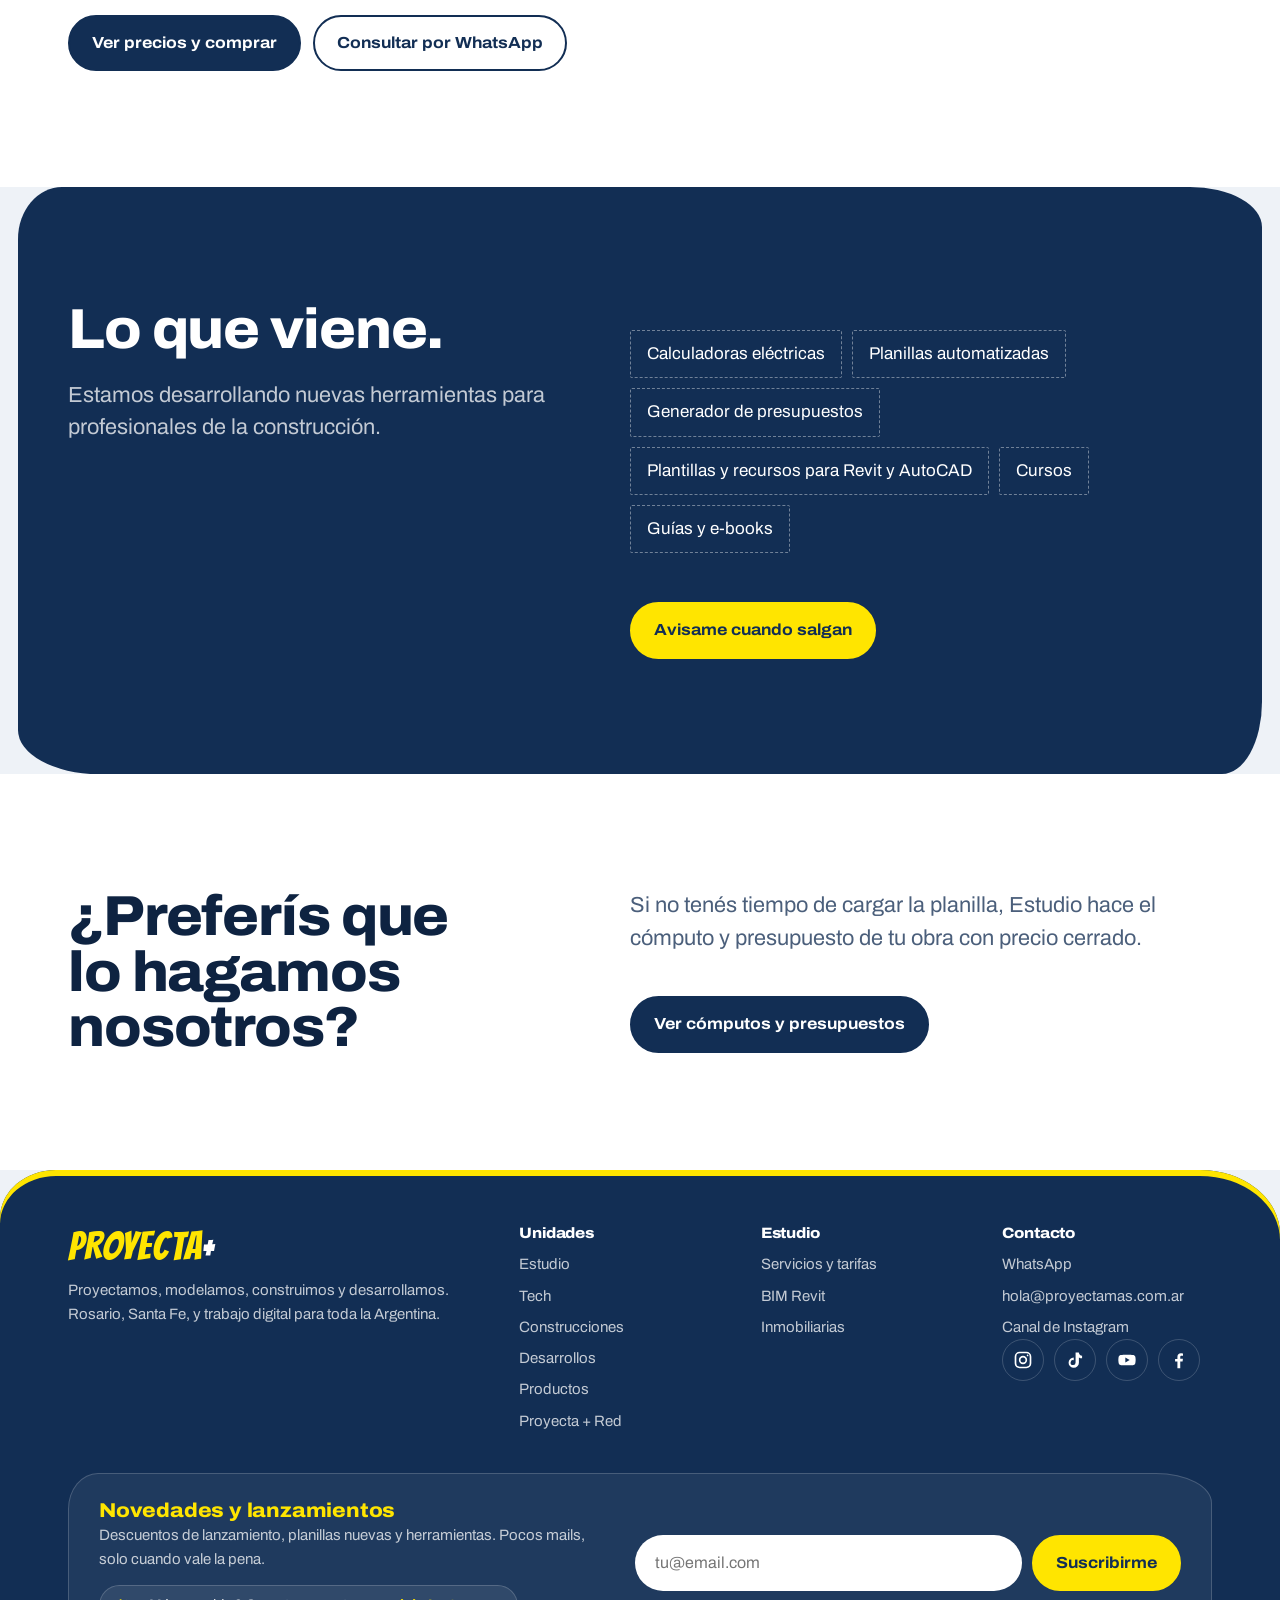
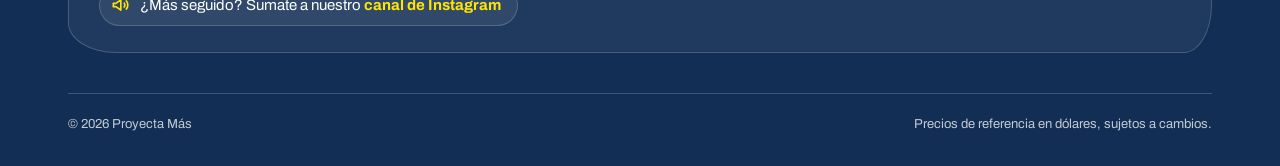
<file: proyectamas/tech.html>
<!doctype html>
<html lang="es-AR">
<head>
  <meta charset="utf-8">
  <meta name="viewport" content="width=device-width, initial-scale=1">
  <title>Tech · Planillas y herramientas | Proyecta Más</title>
  <meta name="description" content="Planillas Excel de cómputo y presupuesto por rubro con mano de obra UOCRA.">
  <meta name="theme-color" content="#122e54">
  <meta property="og:title" content="Tech · Planillas y herramientas | Proyecta Más">
  <meta property="og:description" content="Planillas Excel de cómputo y presupuesto por rubro con mano de obra UOCRA.">
  <meta property="og:image" content="https://proyectamas.com.ar/assets/og.jpg">
  <meta property="og:image:width" content="1200">
  <meta property="og:image:height" content="630">
  <meta property="og:url" content="https://proyectamas.com.ar/tech">
  <meta property="og:type" content="website">
  <meta property="og:site_name" content="Proyecta Más">
  <meta property="og:locale" content="es_AR">
  <meta name="twitter:card" content="summary_large_image">
  <link rel="canonical" href="https://proyectamas.com.ar/tech">
  <link rel="icon" type="image/png" sizes="32x32" href="assets/icon/favicon-32.png">
  <link rel="icon" type="image/png" sizes="192x192" href="assets/icon/favicon-192.png">
  <link rel="apple-touch-icon" href="assets/icon/apple-touch-icon.png">
  <link rel="preload" href="assets/fonts/archivo-var.woff2" as="font" type="font/woff2" crossorigin>
  <link rel="stylesheet" href="css/site.css">
</head>
<body data-pagina="tech">
  <a class="sr-only" href="#contenido">Saltar al contenido</a>
  <header class="site-header">
    <div class="wrap">
      <a class="logo" href="/" aria-label="Proyecta Más, inicio">PROYECTA<span>+</span></a>
      <button class="nav-toggle" aria-expanded="false" aria-controls="nav">Menú</button>
      <nav class="nav" id="nav" aria-label="Principal">
        <a href="/">Inicio</a>
        <a href="estudio">Estudio</a>
        <a href="tech" aria-current="page">Tech</a>
        <a href="construcciones">Construcciones</a>
        <a href="desarrollos">Desarrollos</a>
        <a href="productos">Productos</a>
        <a href="red">Red</a>
        <a class="nav-ig" href="https://instagram.com/_proyectamas_" target="_blank" rel="noopener" aria-label="Instagram @_proyectamas_ (se abre en otra pestaña)"><svg viewBox="0 0 24 24" width="20" height="20" fill="none" stroke="currentColor" stroke-width="2" aria-hidden="true"><rect x="3" y="3" width="18" height="18" rx="5"/><circle cx="12" cy="12" r="4"/><circle cx="17.5" cy="6.5" r="1" fill="currentColor" stroke="none"/></svg><span class="nav-ig-txt">Instagram</span></a>
        <a class="nav-cta" href="contacto">Contacto</a>
      </nav>
    </div>
  </header>
  <main id="contenido">
    <section class="plano plano--short" aria-labelledby="h1">
      <canvas data-modo="celdas" aria-hidden="true"></canvas>
      <div class="rotulo" aria-hidden="true">
        <div>Archivo</div><div><b>Suite PRO.xlsx</b></div>
        <div>Hoja</div><div><b>Presupuesto</b></div>
        <div>Celda</div><div><b data-rot-x>A1</b></div>
        <div>Valor</div><div><b data-rot-y>$ 0</b></div>
      </div>
      <div class="wrap">
        <h1 class="d1" id="h1">Herramientas para presupuestar más rápido.</h1>
        <p class="lead" style="margin-top:24px">Planillas de cómputo y presupuesto por rubro, hechas por gente que presupuesta obras. Cargás los metros y el precio se arma solo.</p>
        <div class="hero-actions"><a class="btn btn--yellow" href="productos">Ver productos</a><a class="btn btn--ghost" href="#planillas">Ver planillas</a></div>
      </div>
    </section>

    <section class="sec sec--sheet" id="planillas" aria-labelledby="h-plan">
      <div class="wrap">
        <div class="sec-head"><h2 class="d2" id="h-plan">Planillas por rubro.</h2><p class="lead">Excel con materiales, mano de obra UOCRA y cómputos listos. Comprás el pack que necesitás o la suite completa.</p></div>
        <div class="productos">
          <article class="producto"><div class="celda">A1 · 9 planillas</div><h3>Instalaciones</h3><p>Electricidad, sanitarias, gas, climatización, detección y extinción de incendio, domótica, CCTV y alarmas, energía solar.</p></article>
          <article class="producto"><div class="celda">B1 · 8 planillas</div><h3>Obra gruesa y estructuras</h3><p>Movimiento de suelos, hormigón armado, albañilería, demolición, morteros, estructuras de hierro y madera, antisísmica y trabajos preliminares.</p></article>
          <article class="producto"><div class="celda">C1 · 8 planillas</div><h3>Terminaciones</h3><p>Cielorrasos, solados, revestimientos, pintura, carpintería, herrería, vidrios y cubiertas.</p></article>
          <article class="producto"><div class="celda">A2 · 3 planillas</div><h3>Construcción en seco</h3><p>Steel frame, paneles SIP y wood frame.</p></article>
          <article class="producto"><div class="celda">B2 · 5 planillas</div><h3>Obras especiales</h3><p>Ascensores, paisajismo y piletas, pavimentos y veredas de H° y topografía.</p></article>
          <article class="producto"><div class="celda">C2 · Bonus</div><h3>En todas</h3><p>Manuales útiles, planillas de rendimientos y proporciones, checklists, tablas técnicas y descuentos en los servicios de Proyecta Más.</p></article>
          <article class="producto producto--suite" style="grid-column:1/-1"><div class="celda">Σ · 31 planillas PRO</div><h3>Suite completa</h3><p>Los 31 rubros de tu obra en un solo sistema, con la planilla maestra para consolidar el presupuesto. 75 % menos que comprarlas por separado, hasta 3 cuotas sin interés.</p></article>
        </div>
        <div class="hero-actions" style="margin-top:32px;display:flex;gap:12px;flex-wrap:wrap">
          <a class="btn btn--ink" href="productos#planillas">Ver precios y comprar</a>
          <a class="btn btn--line" href="https://wa.me/5493425104877?text=Hola%20Proyecta%2B%2C%20tengo%20una%20consulta%20sobre%20las%20planillas." target="_blank" rel="noopener">Consultar por WhatsApp</a>
        </div>
      </div>
    </section>

    <section class="sec sec--ink" aria-labelledby="h-prox">
      <div class="wrap split">
        <div>
          <h2 class="d2" id="h-prox">Lo que viene.</h2>
          <p class="lead">Estamos desarrollando nuevas herramientas para profesionales de la construcción.</p>
        </div>
        <div>
          <ul class="proximos">
            <li>Calculadoras eléctricas</li><li>Planillas automatizadas</li><li>Generador de presupuestos</li>
            <li>Plantillas y recursos para Revit y AutoCAD</li><li>Cursos</li><li>Guías y e-books</li>
          </ul>
          <a class="btn btn--yellow" style="margin-top:32px" href="https://wa.me/5493425104877?text=Hola%20Proyecta%2B%2C%20quiero%20que%20me%20avisen%20cuando%20salgan%20las%20nuevas%20herramientas." target="_blank" rel="noopener">Avisame cuando salgan</a>
        </div>
      </div>
    </section>

    <section class="sec sec--sheet" aria-labelledby="h-servicio">
      <div class="wrap split">
        <h2 class="d2" id="h-servicio">¿Preferís que lo hagamos nosotros?</h2>
        <div><p class="lead" style="margin-top:0">Si no tenés tiempo de cargar la planilla, Estudio hace el cómputo y presupuesto de tu obra con precio cerrado.</p><a class="btn btn--ink" style="margin-top:20px" href="estudio#computos">Ver cómputos y presupuestos</a></div>
      </div>
    </section>
  </main>
  <footer class="site-footer">
    <div class="wrap">
      <div class="cols">
        <div>
          <a class="logo" href="/">PROYECTA<span>+</span></a>
          <p style="margin-top:12px;max-width:28em">Proyectamos, modelamos, construimos y desarrollamos. Rosario, Santa Fe, y trabajo digital para toda la Argentina.</p>
        </div>
        <div>
          <h4>Unidades</h4>
          <ul><li><a href="estudio">Estudio</a></li><li><a href="tech">Tech</a></li><li><a href="construcciones">Construcciones</a></li><li><a href="desarrollos">Desarrollos</a></li><li><a href="productos">Productos</a></li><li><a href="red">Proyecta + Red</a></li></ul>
        </div>
        <div>
          <h4>Estudio</h4>
          <ul><li><a href="estudio#tarifas">Servicios y tarifas</a></li><li><a href="estudio#bim">BIM Revit</a></li><li><a href="estudio#inmobiliarias">Inmobiliarias</a></li></ul>
        </div>
        <div>
          <h4>Contacto</h4>
          <ul>
            <li><a href="https://wa.me/5493425104877" target="_blank" rel="noopener">WhatsApp</a></li>
            <li><a href="mailto:hola@proyectamas.com.ar">hola@proyectamas.com.ar</a></li>
            <li><a href="https://www.instagram.com/channel/0VwvzEe1BmXMm80S/" target="_blank" rel="noopener">Canal de Instagram</a></li>
          </ul>
          <ul class="redes" aria-label="Redes sociales">
              <li><a href="https://instagram.com/_proyectamas_" target="_blank" rel="noopener" aria-label="Instagram"><svg viewBox="0 0 24 24" width="20" height="20" fill="none" stroke="currentColor" stroke-width="2" aria-hidden="true"><rect x="3" y="3" width="18" height="18" rx="5"/><circle cx="12" cy="12" r="4"/><circle cx="17.5" cy="6.5" r="1" fill="currentColor" stroke="none"/></svg></a></li>
              <li><a href="https://www.tiktok.com/@proyectamas" target="_blank" rel="noopener" aria-label="TikTok"><svg viewBox="0 0 24 24" width="20" height="20" fill="currentColor" aria-hidden="true"><path d="M16.6 3c.3 2.2 1.6 3.7 3.9 3.9v3.1a7.4 7.4 0 0 1-3.8-1.1v6.3A6.2 6.2 0 1 1 10.5 9v3.2a3 3 0 1 0 2.2 2.9V3z"/></svg></a></li>
              <li><a href="https://www.youtube.com/channel/UCshNmW2Sm25api8msd9-daA" target="_blank" rel="noopener" aria-label="YouTube"><svg viewBox="0 0 24 24" width="20" height="20" fill="currentColor" aria-hidden="true"><path d="M22 8.2a3 3 0 0 0-2.1-2.1C18 5.6 12 5.6 12 5.6s-6 0-7.9.5A3 3 0 0 0 2 8.2 31 31 0 0 0 1.6 12a31 31 0 0 0 .4 3.8 3 3 0 0 0 2.1 2.1c1.9.5 7.9.5 7.9.5s6 0 7.9-.5a3 3 0 0 0 2.1-2.1 31 31 0 0 0 .4-3.8 31 31 0 0 0-.4-3.8zM10 15.1V8.9l5.2 3.1z"/></svg></a></li>
              <li><a href="https://www.facebook.com/profile.php?id=61575147253970" target="_blank" rel="noopener" aria-label="Facebook"><svg viewBox="0 0 24 24" width="20" height="20" fill="currentColor" aria-hidden="true"><path d="M13.5 22v-8.2h2.8l.4-3.2h-3.2V8.5c0-.9.3-1.6 1.6-1.6h1.7V4.1a23 23 0 0 0-2.5-.1c-2.5 0-4.2 1.5-4.2 4.3v2.4H7.3v3.2h2.8V22z"/></svg></a></li>
            </ul>
        </div>
      </div>
      <form class="suscribir suscribir--pie" action="/api/suscribir" method="post" data-suscribir>
        <div class="suscribir-txt">
          <h4>Novedades y lanzamientos</h4>
          <p>Descuentos de lanzamiento, planillas nuevas y herramientas. Pocos mails, solo cuando vale la pena.</p>
          <a class="suscribir-ig" href="https://www.instagram.com/channel/0VwvzEe1BmXMm80S/" target="_blank" rel="noopener"><svg viewBox="0 0 24 24" width="20" height="20" fill="none" stroke="currentColor" stroke-width="2" stroke-linejoin="round" aria-hidden="true"><path d="M4 10v4h3l6 4V6L7 10z"/><path d="M16.5 9a4 4 0 0 1 0 6M19 6.5a7.5 7.5 0 0 1 0 11"/></svg><span>¿Más seguido? Sumate a nuestro <b>canal de Instagram</b></span></a>
        </div>
        <div class="suscribir-campos">
          <input type="hidden" name="origen" value="pie">
          <label class="sr-only" for="sus-email-pie">Tu email</label>
          <input id="sus-email-pie" type="email" name="email" placeholder="tu@email.com" autocomplete="email" required>
          <input class="hp" type="text" name="web" tabindex="-1" autocomplete="off" aria-hidden="true">
          <button class="btn btn--yellow" type="submit">Suscribirme</button>
        </div>
        <p class="suscribir-msg" role="status" aria-live="polite"></p>
      </form>
      <div class="legal"><span>© <span id="anio">2026</span> Proyecta Más</span><span>Precios de referencia en dólares, sujetos a cambios.</span></div>
    </div>
  </footer>
  <a class="wa-float" href="https://wa.me/5493425104877" target="_blank" rel="noopener" aria-label="Escribinos por WhatsApp"><svg viewBox="0 0 24 24" fill="currentColor" aria-hidden="true"><path d="M12 2a10 10 0 0 0-8.6 15.1L2 22l5-1.3A10 10 0 1 0 12 2zm0 18.2a8.2 8.2 0 0 1-4.2-1.2l-.3-.2-3 .8.8-2.9-.2-.3A8.2 8.2 0 1 1 12 20.2zm4.5-6.1c-.2-.1-1.5-.7-1.7-.8s-.4-.1-.6.1-.7.8-.8 1-.3.2-.5.1a6.7 6.7 0 0 1-3.3-2.9c-.2-.4.2-.4.7-1.3.1-.2 0-.3 0-.4l-.8-1.8c-.2-.5-.4-.4-.6-.4h-.5a1 1 0 0 0-.7.3 3 3 0 0 0-.9 2.2 5.1 5.1 0 0 0 1.1 2.7 11.7 11.7 0 0 0 4.5 4c1.7.7 2.3.8 3.2.6a2.7 2.7 0 0 0 1.8-1.2 2.2 2.2 0 0 0 .2-1.2c-.1-.1-.3-.2-.5-.3z"/></svg></a>
  <script src="js/site.js"></script>
</body>
</html>
</file>
<file: proyectamas/css/site.css>
/* PROYECTA + — hoja de estilos compartida
   Paleta institucional: azul #1e4982, azul oscuro #122e54, amarillo #ffe500 */

@font-face { font-family: "Archivo"; src: url(../assets/fonts/archivo-var.woff2) format("woff2"); font-weight: 100 900; font-stretch: 62% 125%; font-display: swap; }
@font-face { font-family: "Bangers"; src: url(../assets/fonts/bangers.woff2) format("woff2"); font-weight: 400; font-display: swap; }

:root {
  --ink: #122e54;        /* azul oscuro: fondos de plano, texto fuerte */
  --blue: #1e4982;       /* azul institucional */
  --blue-2: #2c5a9a;
  --yellow: #ffe500;     /* resaltador */
  --paper: #eef2f7;      /* papel de plano, frío */
  --sheet: #ffffff;
  --line: #c3cedd;       /* línea fina de dibujo */
  --line-dark: rgba(255,255,255,.18);
  --text: #0e2341;
  --muted: #4b5f7b;
  --wa: #1f8f4e;

  --f-display: "Archivo", system-ui, sans-serif;
  --f-logo: "Bangers", "Archivo", sans-serif;

  --gutter: clamp(16px, 4vw, 48px);
  --max: 1240px;
  --header-h: 68px;
}

*, *::before, *::after { box-sizing: border-box; }
html { -webkit-text-size-adjust: 100%; scroll-behavior: smooth; }
@media (prefers-reduced-motion: reduce) { html { scroll-behavior: auto; } }
body {
  margin: 0;
  background: var(--paper);
  color: var(--text);
  font-family: var(--f-display);
  font-size: 17px;
  line-height: 1.55;
  font-variation-settings: "wdth" 100;
}
img { max-width: 100%; display: block; }
a { color: inherit; }
:focus-visible { outline: 3px solid var(--yellow); outline-offset: 3px; }
.sr-only { position: absolute; width: 1px; height: 1px; overflow: hidden; clip: rect(0 0 0 0); white-space: nowrap; }

.wrap { max-width: var(--max); margin: 0 auto; padding: 0 var(--gutter); }

/* ---------- Tipografía ---------- */
h1, h2, h3, h4 { margin: 0; line-height: 1.02; font-weight: 800; letter-spacing: -0.01em; }
.d1 { font-size: clamp(34px, 7.4vw, 112px); font-variation-settings: "wdth" 110; font-weight: 800; line-height: .92; letter-spacing: -0.03em; }
.d2 { font-size: clamp(30px, 4.4vw, 60px); font-variation-settings: "wdth" 106; line-height: .98; letter-spacing: -0.02em; }
.d3 { font-size: clamp(24px, 2.6vw, 34px); font-variation-settings: "wdth" 106; }
.lead { font-size: clamp(18px, 1.7vw, 22px); line-height: 1.5; max-width: 38em; color: var(--muted); }
.note { font-variation-settings: "wdth" 75; font-size: 14px; color: var(--muted); }
p { max-width: 40em; }

/* ---------- Header ---------- */
.site-header {
  position: fixed; inset: 0 0 auto 0; z-index: 50;
  height: var(--header-h);
  display: flex; align-items: center;
  background: rgba(18, 46, 84, .86);
  backdrop-filter: blur(10px);
  -webkit-backdrop-filter: blur(10px);
  border-bottom: 1px solid var(--line-dark);
  color: #fff;
}
.site-header .wrap { display: flex; align-items: center; justify-content: space-between; width: 100%; }
.logo { font-family: var(--f-logo); font-size: 30px; letter-spacing: .02em; color: var(--yellow); text-decoration: none; line-height: 1; }
.logo span { color: #fff; }
.nav { display: flex; gap: 4px; align-items: center; }
.nav a {
  text-decoration: none; font-size: 15px; font-weight: 600;
  padding: 8px 12px; border-radius: 2px; color: rgba(255,255,255,.82);
  font-variation-settings: "wdth" 108;
}
.nav a:hover { color: #fff; background: rgba(255,255,255,.08); }
.nav a[aria-current="page"] { color: var(--ink); background: var(--yellow); }
.nav .nav-cta { margin-left: 8px; border: 1px solid rgba(255,255,255,.5); color: #fff; }
.nav-toggle { display: none; background: none; border: 1px solid rgba(255,255,255,.4); color: #fff; padding: 8px 12px; font: inherit; font-weight: 600; border-radius: 2px; cursor: pointer; }

@media (max-width: 900px) {
  .nav-toggle { display: block; }
  .nav {
    position: fixed; top: var(--header-h); left: 0; right: 0; height: calc(100dvh - var(--header-h)); overflow-y: auto;
    flex-direction: column; align-items: stretch; gap: 0;
    background: #fff; padding: 12px var(--gutter); box-shadow: 0 12px 24px rgba(18,46,84,.18);
    transform: translateY(-110%); transition: transform .35s ease;
    visibility: hidden;
  }
  .nav.open { transform: none; visibility: visible; }
  .nav a { font-size: 26px; padding: 16px 4px; border-bottom: 1px solid var(--line); font-variation-settings: "wdth" 110; color: var(--ink); }
  .nav a:hover { color: var(--blue); background: var(--paper); }
  .nav a[aria-current="page"] { background: var(--yellow); color: var(--ink); padding-left: 12px; }
  .nav .nav-cta { margin: 20px 0 0; text-align: center; background: var(--ink); color: #fff; border: 0; }
  .site-header:has(.nav.open) { backdrop-filter: none; -webkit-backdrop-filter: none; background: var(--ink); }
}

/* ---------- Hero con plano interactivo ---------- */
.plano {
  position: relative; overflow: hidden;
  background: var(--ink); color: #fff;
  min-height: min(100svh, 920px);
  display: flex; align-items: flex-end;
  padding: calc(var(--header-h) + 48px) 0 56px;
}
.plano--short { min-height: min(78svh, 720px); }
.plano canvas { position: absolute; inset: 0; width: 100%; height: 100%; display: block; }
.plano .wrap { position: relative; z-index: 2; width: 100%; pointer-events: none; }
.plano .wrap a, .plano .wrap button { pointer-events: auto; }
.plano .lead { color: rgba(255,255,255,.78); }
.plano h1 { max-width: 12ch; }
.plano--short h1 { font-size: clamp(34px, 6vw, 88px); max-width: 16ch; }
@media (min-width: 701px) { .plano .wrap > h1, .plano .wrap > .lead { margin-right: 240px; } }
.plano .hero-actions { margin-top: 32px; display: flex; gap: 12px; flex-wrap: wrap; }

/* Rótulo: el cuadro de datos de un plano */
.rotulo {
  position: absolute; right: var(--gutter); top: calc(var(--header-h) + 24px); z-index: 2;
  border: 1px solid rgba(255,255,255,.35);
  display: grid; grid-template-columns: auto auto;
  font-variation-settings: "wdth" 75; font-size: 12px; line-height: 1.2;
  color: rgba(255,255,255,.75); background: rgba(18,46,84,.6);
  pointer-events: none; min-width: 220px;
}
.rotulo div { padding: 7px 10px; border-bottom: 1px solid rgba(255,255,255,.2); }
.rotulo div:nth-child(odd) { border-right: 1px solid rgba(255,255,255,.2); color: rgba(255,255,255,.5); }
.rotulo div:nth-last-child(-n+2) { border-bottom: 0; }
.rotulo b { color: #fff; font-weight: 600; font-variant-numeric: tabular-nums; }
@media (max-width: 700px) { .rotulo { display: none; } }

/* ---------- Botones ---------- */
.btn {
  display: inline-flex; align-items: center; gap: 10px;
  font: inherit; font-weight: 700; font-size: 16px; font-variation-settings: "wdth" 110;
  padding: 14px 22px; border-radius: 2px; text-decoration: none; cursor: pointer;
  border: 2px solid currentColor; background: transparent; color: inherit;
  transition: background .15s, color .15s;
}
.btn--yellow { background: var(--yellow); border-color: var(--yellow); color: var(--ink); }
.btn--yellow:hover { background: #fff; border-color: #fff; }
.btn--ghost:hover { background: rgba(255,255,255,.1); }
.btn--ink { background: var(--ink); border-color: var(--ink); color: #fff; }
.btn--ink:hover { background: var(--blue); border-color: var(--blue); }
.btn--line { color: var(--ink); }
.btn--line:hover { background: var(--ink); color: #fff; }

/* ---------- Secciones ---------- */
.sec { padding: clamp(64px, 9vw, 128px) 0; }
.sec--sheet { background: var(--sheet); }
.sec--ink { background: var(--ink); color: #fff; }
.sec--ink .lead { color: rgba(255,255,255,.75); }
.sec-head { display: grid; grid-template-columns: minmax(0, 1.25fr) minmax(0, 1fr); gap: 24px 64px; align-items: end; margin-bottom: clamp(36px, 5vw, 64px); }
.sec-head .lead { margin: 0; }
@media (max-width: 1000px) { .sec-head { grid-template-columns: 1fr; } }

/* ---------- Planta de unidades (home) ---------- */
.planta-wrap { position: relative; }
.planta { width: 100%; height: auto; display: block; }
.planta .room { cursor: pointer; }
.planta .room rect.fill { fill: var(--sheet); transition: fill .2s; }
.planta .room:hover rect.fill, .planta .room:focus rect.fill { fill: var(--yellow); }
.planta .room:focus { outline: none; }
.planta .room:focus-visible rect.fill { fill: var(--yellow); }
.planta .wall { stroke: var(--ink); stroke-width: 10; fill: none; stroke-linecap: square; }
.planta .thin { stroke: var(--ink); stroke-width: 1.5; fill: none; }
.planta .dim { stroke: var(--blue); stroke-width: 1; fill: none; }
.planta .door { stroke: var(--ink); stroke-width: 1.5; fill: none; stroke-dasharray: 4 4; }
.planta text { fill: var(--ink); font-family: var(--f-display); }
.planta .r-name { font-size: 44px; font-weight: 800; font-variation-settings: "wdth" 120; }
.planta .r-plus { font-family: var(--f-logo); font-size: 52px; fill: var(--blue); }
.planta .r-desc { font-size: 19px; fill: var(--muted); }
.planta .r-go { font-size: 17px; font-weight: 700; text-decoration: underline; }
.planta .dim-t { font-size: 15px; fill: var(--blue); font-variation-settings: "wdth" 75; }

.unidades-list { display: none; }
@media (max-width: 760px) {
  .planta-wrap { display: none; }
  .unidades-list { display: grid; gap: 0; border: 2px solid var(--ink); }
  .unidades-list a { display: block; padding: 24px 20px; text-decoration: none; border-bottom: 1px solid var(--line); background: var(--sheet); }
  .unidades-list a:last-child { border-bottom: 0; }
  .unidades-list a:active { background: var(--yellow); }
  .unidades-list h3 { font-size: 30px; font-variation-settings: "wdth" 118; }
  .unidades-list h3 span { font-family: var(--f-logo); color: var(--blue); font-weight: 400; }
  .unidades-list p { margin: 6px 0 0; color: var(--muted); }
}

/* ---------- Secuencias (procesos reales) ---------- */
.secuencia { list-style: none; margin: 0; padding: 0; display: grid; grid-template-columns: repeat(var(--n, 5), minmax(0, 1fr)); counter-reset: paso; }
.secuencia li { counter-increment: paso; position: relative; padding: 56px 16px 0 0; min-width: 0; border-top: 2px solid currentColor; }
.secuencia li::before {
  content: counter(paso); position: absolute; top: -14px; left: 0;
  width: 26px; height: 26px; border-radius: 50%; background: var(--yellow); color: var(--ink);
  display: grid; place-items: center; font-size: 13px; font-weight: 800;
}
.secuencia h3 { font-size: clamp(17px, 1.45vw, 21px); font-variation-settings: "wdth" 100; overflow-wrap: break-word; hyphens: auto; }
.secuencia p { font-size: 15px; margin: 8px 0 0; opacity: .78; }
@media (max-width: 1000px) {
  .secuencia { grid-template-columns: 1fr; }
  .secuencia li { border-top: 0; border-left: 2px solid currentColor; padding: 0 0 32px 32px; }
  .secuencia li::before { left: -14px; top: 0; }
}

/* ---------- Galería (masonry) + lightbox ---------- */
.galeria { columns: 3 300px; column-gap: 10px; }
.galeria figure { margin: 0 0 10px; break-inside: avoid; overflow: hidden; background: var(--ink); }
.galeria a { display: block; cursor: zoom-in; }
.galeria img { width: 100%; height: auto; display: block; transition: transform .6s ease, opacity .3s; }
.galeria a:hover img, .galeria a:focus-visible img { transform: scale(1.035); }
.galeria .extra { display: none; }
.galeria.todas .extra { display: block; }
.galeria-mas { text-align: center; margin-top: 28px; }
@media (max-width: 600px) { .galeria { columns: 2; column-gap: 6px; } .galeria figure { margin-bottom: 6px; } }

.lightbox { border: 0; padding: 0; max-width: 100vw; max-height: 100vh; width: 100vw; height: 100vh; background: rgba(10,22,42,.94); color: #fff; }
.lightbox::backdrop { background: rgba(10,22,42,.6); }
.lightbox[open] { display: grid; place-items: center; }
.lightbox img { max-width: min(92vw, 1500px); max-height: 82vh; width: auto; height: auto; object-fit: contain; box-shadow: 0 10px 40px rgba(0,0,0,.5); }
.lightbox button { position: absolute; background: rgba(255,255,255,.1); color: #fff; border: 1px solid rgba(255,255,255,.35); font: inherit; font-size: 28px; line-height: 1; width: 52px; height: 52px; border-radius: 2px; cursor: pointer; }
.lightbox button:hover { background: var(--yellow); color: var(--ink); border-color: var(--yellow); }
.lb-cerrar { top: 16px; right: 16px; font-size: 20px !important; }
.lb-prev { left: 16px; top: 50%; transform: translateY(-50%); }
.lb-next { right: 16px; top: 50%; transform: translateY(-50%); }
.lb-pie { position: absolute; bottom: 14px; left: 0; right: 0; text-align: center; margin: 0 auto; font-size: 14px; color: rgba(255,255,255,.8); }
@media (max-width: 600px) { .lb-prev, .lb-next { top: auto; bottom: 48px; transform: none; } }

/* ---------- Bloques de texto + lista ---------- */
.split { display: grid; grid-template-columns: minmax(0, 6fr) minmax(0, 7fr); gap: 40px 64px; }
@media (max-width: 1000px) { .split { grid-template-columns: 1fr; } }
.lista-linea { list-style: none; margin: 0; padding: 0; border-top: 1px solid currentColor; }
.lista-linea li { padding: 18px 0; border-bottom: 1px solid var(--line); display: grid; grid-template-columns: minmax(0, 1fr) minmax(0, 1.4fr); gap: 16px; }
.sec--ink .lista-linea li { border-color: var(--line-dark); }
.lista-linea strong { font-size: 19px; font-variation-settings: "wdth" 112; }
.lista-linea span { color: var(--muted); }
.sec--ink .lista-linea span { color: rgba(255,255,255,.7); }
@media (max-width: 560px) { .lista-linea li { grid-template-columns: 1fr; gap: 4px; } }

/* ---------- Tarifario (estudio) ---------- */
.indice {
  position: sticky; top: var(--header-h); z-index: 20;
  background: var(--sheet); border-bottom: 1px solid var(--line);
}
.indice .wrap { display: flex; gap: 4px; overflow-x: auto; scrollbar-width: none; padding-top: 10px; padding-bottom: 10px; }
.indice .wrap::-webkit-scrollbar { display: none; }
.indice a { flex: none; text-decoration: none; font-weight: 600; font-size: 15px; padding: 8px 14px; border: 1px solid var(--line); border-radius: 2px; font-variation-settings: "wdth" 105; }
.indice a:hover, .indice a.activo { background: var(--ink); border-color: var(--ink); color: #fff; }

.categoria { padding: clamp(56px, 7vw, 96px) 0; border-bottom: 1px solid var(--line); scroll-margin-top: calc(var(--header-h) + 60px); }
.categoria:nth-child(even) { background: var(--sheet); }
.cat-head { display: grid; grid-template-columns: minmax(0, 1fr); gap: 14px; margin-bottom: 36px; }
.cat-head p { max-width: 44em; }
.cat-head p { margin: 0; color: var(--muted); }
@media (max-width: 860px) { .cat-head { grid-template-columns: 1fr; } }

.niveles { display: grid; grid-template-columns: repeat(var(--n, 3), minmax(0, 1fr)); gap: 1px; border: 2px solid var(--ink); background: var(--line); }
.nivel { padding: 26px 22px 24px; background: var(--sheet); display: flex; flex-direction: column; position: relative; min-width: 0; }
@media (max-width: 1100px) { .niveles[style*="--n:5"], .niveles[style*="--n:4"] { grid-template-columns: repeat(2, minmax(0, 1fr)); } .niveles[style*="--n:5"] .nivel:last-child { grid-column: span 2; } }
@media (max-width: 860px) { .niveles { grid-template-columns: repeat(2, minmax(0, 1fr)) !important; } .niveles[style*="--n:3"] .nivel:last-child { grid-column: span 2; } }
@media (max-width: 600px) { .niveles { grid-template-columns: 1fr !important; } .niveles .nivel:last-child { grid-column: auto !important; } }
.nivel.destacado { background: var(--ink); color: #fff; }
.nivel.destacado::after {
  content: "El más pedido"; position: absolute; top: -13px; left: 20px;
  background: var(--yellow); color: var(--ink); font-size: 12px; font-weight: 800; padding: 3px 10px;
  font-variation-settings: "wdth" 100;
}
.nivel h3 { font-size: clamp(19px, 1.6vw, 22px); font-variation-settings: "wdth" 115; }
.nivel .sub { font-size: 14px; color: var(--muted); margin-top: 4px; }
.nivel.destacado .sub { color: rgba(255,255,255,.6); }
.precio { margin: 20px 0 2px; font-size: 40px; font-weight: 800; font-variation-settings: "wdth" 120; line-height: 1; font-variant-numeric: tabular-nums; }
.precio small { font-size: 15px; font-weight: 600; font-variation-settings: "wdth" 100; }
.precio .desde { display: block; font-size: 13px; font-weight: 600; margin-bottom: 4px; opacity: .7; }
.precio.cotizar { font-size: 26px; }
.extra { font-size: 14px; color: var(--muted); min-height: 1.4em; }
.nivel.destacado .extra { color: rgba(255,255,255,.65); }
.nivel ul { list-style: none; margin: 18px 0 20px; padding: 0; font-size: 15px; flex: 1; }
.nivel li { padding: 6px 0 6px 20px; position: relative; border-top: 1px dashed var(--line); }
.nivel.destacado li { border-color: rgba(255,255,255,.18); }
.nivel li::before { content: ""; position: absolute; left: 2px; top: 14px; width: 8px; height: 2px; background: var(--blue); }
.nivel.destacado li::before { background: var(--yellow); }
.meta { display: flex; gap: 16px; font-size: 13px; font-variation-settings: "wdth" 80; margin-bottom: 16px; color: var(--muted); }
.nivel.destacado .meta { color: rgba(255,255,255,.65); }
.nivel .btn { justify-content: center; width: 100%; padding: 11px 14px; font-size: 15px; }
.nivel.destacado .btn { background: var(--yellow); border-color: var(--yellow); color: var(--ink); }
.nivel:not(.destacado) .btn { color: var(--ink); }
.nivel:not(.destacado) .btn:hover { background: var(--ink); color: #fff; }

.cat-pie { display: grid; grid-template-columns: repeat(3, minmax(0, 1fr)); gap: 32px; margin-top: 32px; font-size: 15px; }
.cat-pie h4 { font-size: 15px; font-variation-settings: "wdth" 110; margin-bottom: 8px; }
.cat-pie ul { margin: 0; padding-left: 18px; color: var(--muted); }
.cat-pie p { margin: 0; color: var(--muted); }
@media (max-width: 860px) { .cat-pie { grid-template-columns: 1fr; gap: 20px; } }

/* LOD: selector con dibujo */
.lod { display: grid; grid-template-columns: minmax(0, 5fr) minmax(0, 7fr); gap: 0; border: 2px solid var(--ink); background: var(--sheet); margin-bottom: 28px; }
.lod-dibujo { background: var(--ink); padding: 24px; display: grid; place-items: center; min-height: 300px; }
.lod-dibujo svg { width: 100%; max-width: 380px; height: auto; }
.lod-panel { padding: 28px; display: flex; flex-direction: column; }
.lod-tabs { display: flex; flex-wrap: wrap; gap: 6px; margin-bottom: 22px; }
.lod-tabs button { font: inherit; font-weight: 700; font-size: 15px; padding: 8px 12px; background: none; border: 1px solid var(--line); border-radius: 2px; cursor: pointer; color: var(--ink); font-variation-settings: "wdth" 105; }
.lod-tabs button[aria-selected="true"] { background: var(--yellow); border-color: var(--ink); }
.lod-panel h3 { font-size: 30px; font-variation-settings: "wdth" 118; }
.lod-panel .precio { margin-top: 12px; }
.lod-panel ul { padding-left: 18px; color: var(--muted); }
@media (max-width: 860px) { .lod { grid-template-columns: 1fr; } .lod-dibujo { min-height: 220px; } }

.condiciones { background: var(--ink); color: #fff; }
.condiciones ol { margin: 0; padding: 0; list-style: none; display: grid; grid-template-columns: repeat(2, minmax(0, 1fr)); gap: 0 48px; }
.condiciones li { padding: 16px 0; border-bottom: 1px solid var(--line-dark); color: rgba(255,255,255,.82); }
@media (max-width: 760px) { .condiciones ol { grid-template-columns: 1fr; } }

/* ---------- Tech ---------- */
.productos { display: grid; grid-template-columns: repeat(3, minmax(0, 1fr)); border-top: 2px solid var(--ink); border-left: 2px solid var(--ink); }
.producto { padding: 28px 24px; border-right: 2px solid var(--ink); border-bottom: 2px solid var(--ink); background: var(--sheet); position: relative; }
.producto .celda { font-variation-settings: "wdth" 75; font-size: 13px; color: var(--blue); }
.producto h3 { font-size: 24px; margin-top: 10px; font-variation-settings: "wdth" 115; }
.producto p { color: var(--muted); font-size: 15px; margin: 10px 0 0; }
.producto--suite { background: var(--yellow); }
.producto--suite p { color: var(--ink); }
@media (max-width: 860px) { .productos { grid-template-columns: 1fr 1fr; } }
@media (max-width: 560px) { .productos { grid-template-columns: 1fr; } }
.proximos { display: flex; flex-wrap: wrap; gap: 10px; margin-top: 28px; padding: 0; list-style: none; }
.proximos li { border: 1px dashed rgba(255,255,255,.4); padding: 10px 16px; border-radius: 2px; }

/* ---------- Contacto ---------- */
.contacto-grid { display: grid; grid-template-columns: minmax(0, 1fr) minmax(0, 1.2fr); gap: 48px 80px; }
@media (max-width: 860px) { .contacto-grid { grid-template-columns: 1fr; } }
.canales { list-style: none; margin: 0; padding: 0; border-top: 2px solid var(--ink); }
.canales li { border-bottom: 1px solid var(--line); }
.canales a { display: flex; justify-content: space-between; gap: 16px; padding: 20px 0; text-decoration: none; font-size: 20px; font-weight: 700; font-variation-settings: "wdth" 110; }
.canales a:hover { color: var(--blue); }
.canales small { font-weight: 500; color: var(--muted); font-size: 15px; font-variation-settings: "wdth" 100; }
form.form { background: var(--sheet); border: 2px solid var(--ink); padding: clamp(20px, 3vw, 36px); display: grid; gap: 18px; }
.form label { display: grid; gap: 6px; font-weight: 600; font-size: 15px; }
.form input, .form select, .form textarea {
  font: inherit; font-size: 16px; padding: 12px 14px; border: 1px solid var(--line); border-radius: 2px; background: var(--paper); color: var(--text); width: 100%;
}
.form input:focus, .form select:focus, .form textarea:focus { outline: 2px solid var(--blue); outline-offset: 0; border-color: var(--blue); }
.form textarea { min-height: 130px; resize: vertical; }
.form .fila { display: grid; grid-template-columns: 1fr 1fr; gap: 18px; }
@media (max-width: 560px) { .form .fila { grid-template-columns: 1fr; } }
.form .acciones { display: flex; flex-wrap: wrap; gap: 12px; }
.form .error { color: #b3261e; font-size: 14px; min-height: 1em; margin: 0; }

/* ---------- Footer ---------- */
.site-footer { background: var(--ink); color: rgba(255,255,255,.75); padding: 56px 0 32px; font-size: 15px; border-top: 6px solid var(--yellow); }
.site-footer .cols { display: grid; grid-template-columns: 2fr 1fr 1fr 1fr; gap: 32px; }
.site-footer h4 { color: #fff; font-size: 15px; margin-bottom: 12px; font-variation-settings: "wdth" 110; }
.site-footer ul { list-style: none; padding: 0; margin: 0; display: grid; gap: 8px; }
.site-footer a { text-decoration: none; }
.site-footer a:hover { color: var(--yellow); }
.site-footer .logo { font-size: 40px; }
.site-footer .legal { margin-top: 40px; padding-top: 20px; border-top: 1px solid var(--line-dark); font-size: 13px; display: flex; justify-content: space-between; gap: 16px; flex-wrap: wrap; }
@media (max-width: 760px) { .site-footer .cols { grid-template-columns: 1fr 1fr; } .site-footer .cols > :first-child { grid-column: span 2; } }

/* WhatsApp flotante */
.wa-float {
  position: fixed; right: 18px; bottom: 18px; z-index: 40;
  width: 56px; height: 56px; border-radius: 50%; background: var(--wa); color: #fff;
  display: grid; place-items: center; box-shadow: 0 6px 18px rgba(18,46,84,.35);
}
.wa-float svg { width: 28px; height: 28px; }
@media (min-width: 601px) { .niveles[style*="--n:4"] .nivel h3, .niveles[style*="--n:5"] .nivel h3 { min-height: 2.1em; } }

/* Velo detrás del texto del hero: el efecto se ve, pero el texto siempre se lee */
.plano::after {
  content: ""; position: absolute; inset: 0; z-index: 1; pointer-events: none;
  background: linear-gradient(90deg, rgba(18,46,84,.88) 0%, rgba(18,46,84,.62) 48%, rgba(18,46,84,0) 74%);
}
@media (max-width: 700px) {
  .plano::after { background: linear-gradient(0deg, rgba(18,46,84,.94) 0%, rgba(18,46,84,.8) 52%, rgba(18,46,84,0) 82%); }
}

h1, h2 { text-wrap: balance; }

/* ---------- Cursores por unidad ---------- */
@media (hover: hover) and (pointer: fine) {
  body { cursor: -webkit-image-set(url(../assets/cursores/pmas.png) 1x, url(../assets/cursores/pmas@2x.png) 2x) 11 5, url(../assets/cursores/pmas.png) 11 5, auto; }
  body[data-pagina="estudio"] { cursor: url(../assets/cursores/escuadra.svg) 2 2, url(../assets/cursores/escuadra.png) 2 2, auto; }
  body[data-pagina="tech"] { cursor: url(../assets/cursores/compu.svg) 3 3, url(../assets/cursores/compu.png) 3 3, auto; }
  body[data-pagina="construcciones"] { cursor: url(../assets/cursores/maquina.svg) 3 13, url(../assets/cursores/maquina.png) 3 13, auto; }
  body[data-pagina="desarrollos"] { cursor: url(../assets/cursores/edificio.svg) 9 1, url(../assets/cursores/edificio.png) 9 1, auto; }
  a, button, select, summary, label, [role="tab"], .room { cursor: pointer; }
  input, textarea { cursor: text; }
}

/* ---------- Aviso de precios ---------- */
.aviso { margin: 14px 0 0; font-size: 14px; color: var(--muted); padding-left: 14px; border-left: 3px solid var(--yellow); max-width: 60em; }
/* LOD con imágenes: se apilan y se funden al cambiar de nivel */
.lod { grid-template-columns: minmax(0, 1.45fr) minmax(0, 1fr); }
.lod-dibujo { position: relative; background: #0a2650; padding: 0; display: block; min-height: 0; align-self: stretch; overflow: hidden; }
.lod-dibujo::before { content: ""; display: block; padding-top: 56.25%; } /* alto mínimo 16:9 según el ancho */
.lod-dibujo svg { position: absolute; inset: 10%; width: 80%; height: 80%; max-width: none; }
.lod-img { position: absolute; inset: 0; width: 100%; height: 100%; object-fit: contain; opacity: 0; transition: opacity .45s ease; }
.lod-img.activa { opacity: 1; }
@media (prefers-reduced-motion: reduce) { .lod-img { transition: none; } }
@media (max-width: 860px) { .lod { grid-template-columns: 1fr; } .lod-dibujo { min-height: 0; } }

/* ---------- Valores ---------- */
.valores { background: var(--sheet); border-top: 1px solid var(--line); }
.valores-grid { display: grid; grid-template-columns: repeat(3, minmax(0, 1fr)); border: 2px solid var(--ink); }
.valor { padding: clamp(24px, 3vw, 40px); border-right: 1px solid var(--line); position: relative; }
.valor:last-child { border-right: 0; }
.valor::before { content: "+"; font-family: var(--f-logo); color: var(--yellow); -webkit-text-stroke: 1.5px var(--ink); font-size: 56px; line-height: 1; display: block; margin-bottom: 8px; }
.valor h3 { font-size: clamp(26px, 2.4vw, 34px); font-variation-settings: "wdth" 106; margin-bottom: 22px; }
.valor dl { margin: 0; display: grid; gap: 6px; }
.valor dt { font-size: 13px; font-weight: 800; text-transform: uppercase; letter-spacing: .08em; color: var(--blue); margin-top: 12px; font-variation-settings: "wdth" 90; }
.valor dd { margin: 0; color: var(--muted); font-size: 16px; }
@media (max-width: 900px) { .valores-grid { grid-template-columns: 1fr; } .valor { border-right: 0; border-bottom: 1px solid var(--line); } .valor:last-child { border-bottom: 0; } }

/* ---------- Plano real con selección (home) ---------- */
.plano-real { display: grid; grid-template-columns: minmax(0, 1.05fr) minmax(0, 1fr); gap: clamp(28px, 4vw, 64px); align-items: start; }
.plano-img { margin: 0; position: relative; border: 2px solid var(--ink); background: #fff; }
.plano-img img { width: 100%; height: auto; display: block; }
.plano-img figcaption { position: absolute; left: 0; right: 0; top: 100%; margin-top: 10px; text-align: center; line-height: 1.35; }
.plano-img { margin-bottom: 40px; }
.zona { position: absolute; display: block; text-decoration: none; outline: none; }
.zona::before { content: ""; position: absolute; inset: 0; border: 1.5px dashed transparent; background: rgba(255,229,0,0); transition: background .25s, border-color .25s; }
.zona .g { position: absolute; width: 9px; height: 9px; background: #fff; border: 1.5px solid #1a73e8; opacity: 0; transition: opacity .2s; }
.zona .g1 { left: -5px; top: -5px; } .zona .g2 { right: -5px; top: -5px; } .zona .g3 { left: -5px; bottom: -5px; } .zona .g4 { right: -5px; bottom: -5px; }
.zona-tag {
  position: absolute; left: 10px; top: 10px; background: var(--ink); color: #fff;
  font-size: 14px; font-weight: 700; padding: 5px 10px; border-radius: 2px; font-variation-settings: "wdth" 106;
  box-shadow: 0 2px 8px rgba(18,46,84,.25); transition: background .2s, color .2s, transform .2s;
}
.zona-tag b { font-family: var(--f-logo); font-weight: 400; color: var(--yellow); margin-right: 2px; }
.zona.on::before, .zona:focus-visible::before { border-color: #1a73e8; background: rgba(255,229,0,.32); }
.zona.on .g, .zona:focus-visible .g { opacity: 1; }
.zona.on .zona-tag, .zona:focus-visible .zona-tag { background: var(--yellow); color: var(--ink); transform: translateY(-2px); }
.zona.on .zona-tag b { color: var(--ink); }

.unidades-lista { list-style: none; margin: 0; padding: 0; border-top: 2px solid var(--ink); }
.unidades-lista li { border-bottom: 1px solid var(--line); }
.unidades-lista a { display: block; padding: 22px 16px 22px 20px; text-decoration: none; position: relative; transition: background .2s; }
.unidades-lista a::before { content: ""; position: absolute; left: 0; top: 0; bottom: 0; width: 4px; background: transparent; transition: background .2s; }
.unidades-lista a.on { background: var(--paper); }
.unidades-lista a.on::before { background: var(--yellow); }
.unidades-lista .u-amb { font-size: 12px; color: var(--blue); font-variation-settings: "wdth" 80; text-transform: uppercase; letter-spacing: .06em; }
.unidades-lista h3 { font-size: clamp(24px, 2.4vw, 32px); font-variation-settings: "wdth" 106; margin-top: 4px; }
.unidades-lista h3 span { font-family: var(--f-logo); font-weight: 400; color: var(--blue); }
.unidades-lista p { margin: 6px 0 8px; color: var(--muted); font-size: 16px; }
.unidades-lista .u-cta { font-weight: 700; font-size: 15px; text-decoration: underline; text-underline-offset: 3px; }
@media (max-width: 900px) {
  .plano-real { grid-template-columns: 1fr; }
  .plano-img { max-width: 560px; margin: 0 auto 64px; width: 100%; }
  .zona-tag { font-size: 12px; padding: 4px 8px; left: 6px; top: 6px; }
}

/* ---------- Productos ---------- */
body[data-pagina="productos"] { }
@media (hover: hover) and (pointer: fine) {
  body[data-pagina="productos"] { cursor: url(../assets/cursores/bolsa.svg) 4 10, url(../assets/cursores/bolsa.png) 4 10, auto; }
  body[data-pagina="productos"] a, body[data-pagina="productos"] button { cursor: pointer; }
}
.filtros button { flex: none; font: inherit; font-weight: 700; font-size: 15px; padding: 8px 16px; border: 1px solid var(--line); border-radius: 2px; background: none; color: var(--ink); cursor: pointer; font-variation-settings: "wdth" 105; }
.filtros button:hover { border-color: var(--ink); }
.filtros button[aria-pressed="true"] { background: var(--yellow); border-color: var(--ink); }

.pr-grid { display: grid; grid-template-columns: repeat(auto-fill, minmax(min(100%, 300px), 1fr)); gap: 18px; }
.pr { background: var(--sheet); border: 2px solid var(--ink); display: flex; flex-direction: column; position: relative; transition: transform .2s, box-shadow .2s; }
.pr:hover { transform: translateY(-3px); box-shadow: 6px 6px 0 var(--ink); }
.pr--dest { box-shadow: 6px 6px 0 var(--yellow); }
.pr--dest:hover { box-shadow: 8px 8px 0 var(--yellow); }
.pr-media { position: relative; aspect-ratio: 16 / 10; background: var(--ink); overflow: hidden; border-bottom: 2px solid var(--ink); }
.pr-media img, .pr-media video { width: 100%; height: 100%; object-fit: cover; display: block; transition: transform .6s ease; }
.pr:hover .pr-media img { transform: scale(1.04); }
.pr-play { position: absolute; left: 12px; bottom: 12px; background: var(--yellow); color: var(--ink); font-size: 13px; font-weight: 800; padding: 4px 10px; border-radius: 2px; transition: opacity .2s; }
.pr.reproduciendo .pr-play { opacity: 0; }
.pr-portada { display: flex; align-items: flex-end; padding: 16px 18px; color: rgba(255,255,255,.75);
  background-color: var(--ink);
  background-image: linear-gradient(rgba(255,255,255,.08) 1px, transparent 1px), linear-gradient(90deg, rgba(255,255,255,.08) 1px, transparent 1px);
  background-size: 22px 22px; }
.pr-portada b { position: absolute; right: 14px; top: -4px; font-size: clamp(72px, 9vw, 112px); line-height: 1; font-weight: 800; color: var(--yellow); font-variation-settings: "wdth" 80; letter-spacing: -0.03em; transition: transform .35s ease; }
.pr:hover .pr-portada b { transform: translate(-6px, 6px); }
.pr-portada span { font-size: 14px; font-weight: 700; text-transform: uppercase; letter-spacing: .06em; font-variation-settings: "wdth" 85; }
.pr--dest .pr-portada { background-color: var(--yellow); color: var(--ink);
  background-image: linear-gradient(rgba(18,46,84,.1) 1px, transparent 1px), linear-gradient(90deg, rgba(18,46,84,.1) 1px, transparent 1px); }
.pr--dest .pr-portada b { color: var(--ink); }
.pr-body { padding: 20px 20px 22px; display: flex; flex-direction: column; flex: 1; }
.pr-et { align-self: flex-start; font-size: 12px; font-weight: 800; padding: 3px 9px; border-radius: 2px; margin-bottom: 10px; background: var(--paper); color: var(--blue); border: 1px solid var(--line); text-transform: uppercase; letter-spacing: .04em; }
.pr-et--nuevo, .pr-et--gratis { background: var(--yellow); color: var(--ink); border-color: var(--ink); }
.pr-et--desarrollo { background: var(--ink); color: #fff; border-color: var(--ink); }
.pr h3 { font-size: clamp(20px, 1.8vw, 24px); font-variation-settings: "wdth" 104; }
.pr-body > p { color: var(--muted); font-size: 15.5px; margin: 8px 0 0; }
.pr-body ul { margin: 10px 0 0; padding-left: 18px; color: var(--muted); font-size: 15.5px; }
.pr-compra { margin-top: auto; padding-top: 18px; border-top: 1px dashed var(--line); margin-top: 18px; }
.pr-precio { font-size: 30px; font-weight: 800; line-height: 1.05; font-variant-numeric: tabular-nums; font-variation-settings: "wdth" 104; }
.pr-precio s { font-size: 16px; font-weight: 600; color: var(--muted); margin-right: 4px; }
.pr-precio .desde { display: block; font-size: 13px; font-weight: 600; color: var(--muted); }
.pr-precio--txt { font-size: 24px; }
.pr-compra small { display: block; font-size: 13px; color: var(--muted); margin-top: 2px; }
.pr-btns { display: flex; align-items: center; gap: 14px; flex-wrap: wrap; margin-top: 14px; }
.pr-btns .btn { padding: 11px 18px; font-size: 15px; }
.pr-btns .btn--line:hover { background: var(--ink); color: #fff; }
.pr-ver { font-weight: 700; font-size: 15px; text-underline-offset: 3px; }
.pr-pagos { padding-bottom: 48px; }
.pr-cat { scroll-margin-top: calc(var(--header-h) + 60px); }

.prueba { background: var(--ink); color: #fff; position: relative; overflow: hidden; scroll-margin-top: var(--header-h); }
.prueba .lead { color: rgba(255,255,255,.78); }
.prueba .secuencia { margin-top: 36px; }
.prueba .secuencia li { border-color: rgba(255,255,255,.6); }
.prueba-grid { display: grid; grid-template-columns: minmax(0, 1.2fr) minmax(0, 1fr); gap: 48px 72px; align-items: start; }
.prueba .form { color: var(--text); }
.prueba .u-amb { font-size: 13px; font-weight: 800; text-transform: uppercase; letter-spacing: .08em; margin: 0 0 12px; }
@media (max-width: 1000px) { .prueba-grid { grid-template-columns: 1fr; } }

/* ---------- Productos: listas, chips y bonos ---------- */
.pr-nota { margin: 8px 0 0 !important; font-size: 14px; color: var(--blue) !important; font-weight: 600; }
.pr-lista { list-style: none; padding: 0 !important; margin: 12px 0 0 !important; }
.pr-lista li { position: relative; padding: 4px 0 4px 18px; font-size: 15px; color: var(--text); }
.pr-lista li::before { content: ""; position: absolute; left: 2px; top: 12px; border: 5px solid transparent; border-left: 6px solid var(--blue); }
.pr--dest .pr-lista li::before { border-left-color: var(--ink); }
.pr-bonos { list-style: none; padding: 0 !important; margin: 12px 0 0 !important; }
.pr-bonos li { position: relative; padding: 6px 0 6px 28px; font-size: 14.5px; color: var(--ink); font-weight: 600; }
.pr-bonos li::before { content: "🎁"; position: absolute; left: 0; top: 4px; font-size: 16px; }
.pr-plegable { margin-top: 12px; }
.pr-plegable summary { cursor: pointer; font-weight: 700; font-size: 15px; color: var(--ink); list-style: none; display: inline-flex; align-items: center; gap: 8px; padding: 7px 14px; border: 1.5px solid var(--ink); border-radius: 999px; }
.pr-plegable summary::-webkit-details-marker { display: none; }
.pr-plegable summary::after { content: "+"; font-family: var(--f-logo); font-size: 18px; line-height: 1; transition: transform .2s; }
.pr-plegable[open] summary::after { transform: rotate(45deg); }
.pr-chips { list-style: none; padding: 0 !important; margin: 12px 0 0 !important; display: flex; flex-wrap: wrap; gap: 6px; }
.pr-chips li { font-size: 13px; padding: 4px 10px 4px 22px; border-radius: 999px; background: var(--paper); border: 1px solid var(--line); position: relative; }
.pr-chips li::before { content: "✓"; position: absolute; left: 8px; top: 4px; font-size: 12px; color: var(--blue); font-weight: 800; }

/* ---------- Formas redondeadas y orgánicas (todo el sitio) ---------- */
:root { --r: 22px; --r-sm: 12px; }
.btn { border-radius: 999px; }
.nav a { border-radius: 999px; }
@media (max-width: 900px) { .nav a { border-radius: 14px; } }
.nav-toggle { border-radius: 999px; }
.indice a, .filtros button, .lod-tabs button { border-radius: 999px; }
.rotulo { border-radius: var(--r-sm); overflow: hidden; }
.niveles { gap: 16px; background: none; border: 0; }
.nivel { border: 2px solid var(--ink); border-radius: var(--r); }
.nivel.destacado { border-color: var(--ink); }
.nivel.destacado::after { border-radius: 999px; padding: 3px 12px; }
.nivel .btn { border-radius: 999px; }
.lod { border-radius: var(--r); overflow: hidden; }
.pr { border-radius: var(--r); overflow: hidden; }
.pr-et { border-radius: 999px; }
.pr-play { border-radius: 999px; }
.valores-grid { border-radius: var(--r); overflow: hidden; }
.productos { border-radius: var(--r); overflow: hidden; }
form.form { border-radius: var(--r); }
.form input, .form select, .form textarea { border-radius: var(--r-sm); }
.galeria figure { border-radius: 16px; }
.plano-img { border-radius: var(--r); }
.plano-img img { border-radius: calc(var(--r) - 2px); }
.zona::before { border-radius: 10px; }
.zona-tag { border-radius: 999px; padding: 5px 12px; }
.unidades-lista a { border-radius: 0 var(--r-sm) var(--r-sm) 0; }
.lightbox img { border-radius: 18px; }
.lightbox button { border-radius: 999px; }
.aviso { border-radius: 0 10px 10px 0; }
/* Bloques oscuros con esquinas irregulares, apenas separados del borde */
.sec--ink, .condiciones, .prueba {
  margin-inline: clamp(8px, 1.4vw, 20px);
  border-radius: 44px 72px 40px 80px / 52px 40px 72px 44px;
}
.plano { border-radius: 0 0 56px 88px / 0 0 48px 64px; }
.site-footer { border-radius: 56px 80px 0 0 / 48px 64px 0 0; border-top: 0; box-shadow: inset 0 6px 0 var(--yellow); }
@media (max-width: 700px) {
  .sec--ink, .condiciones, .prueba { border-radius: 28px 40px 28px 44px; margin-inline: 6px; }
  .plano { border-radius: 0 0 32px 44px; }
  .site-footer { border-radius: 32px 40px 0 0; }
}

/* Botones y aviso centrados en las tarjetas del tarifario */
.nivel .btn { justify-content: center; text-align: center; white-space: nowrap; padding: 11px 10px; font-size: clamp(13.5px, 1.05vw, 15px); }
.categoria .aviso { margin: 22px auto 0; text-align: center; border-left: 0; padding: 10px 18px; background: rgba(255,229,0,.18); border-radius: 999px; max-width: 46em; }
.pr-pagos .aviso { margin: 0 auto; text-align: center; border-left: 0; padding: 10px 18px; background: rgba(255,229,0,.18); border-radius: 999px; max-width: 46em; }
@media (max-width: 600px) { .categoria .aviso, .pr-pagos .aviso { border-radius: 18px; } }

/* ---------- Proyecta + Red ---------- */
.red-kicker { margin: 0 0 14px; font-size: 15px; font-weight: 800; letter-spacing: .14em; color: rgba(255,255,255,.85); text-transform: uppercase; }
.red-kicker span { font-family: var(--f-logo); font-weight: 400; letter-spacing: .03em; font-size: 22px; color: var(--yellow); }
.red-kicker b { font-family: var(--f-logo); font-weight: 400; color: #fff; font-size: 22px; margin: 0 6px 0 2px; }
.red-kicker--dark { color: var(--blue); }
.red-kicker--dark span { color: var(--ink); }
.red-kicker--dark b { color: var(--blue); }
.red-dos { display: grid; grid-template-columns: repeat(2, minmax(0, 1fr)); gap: 22px; }
.red-lado { border: 2px solid var(--ink); border-radius: 28px 64px 32px 56px / 36px 40px 56px 32px; padding: clamp(24px, 3vw, 40px); display: flex; flex-direction: column; background: var(--sheet); }
.red-lado--pro { background: var(--yellow); }
.red-tag { align-self: flex-start; font-size: 13px; font-weight: 800; text-transform: uppercase; letter-spacing: .08em; padding: 5px 14px; border-radius: 999px; background: var(--ink); color: #fff; }
.red-lado h3 { font-size: clamp(26px, 2.6vw, 36px); font-variation-settings: "wdth" 106; margin: 16px 0 8px; }
.red-lista { list-style: none; padding: 0; margin: 0 0 26px; flex: 1; }
.red-lista li { position: relative; padding: 12px 0 12px 30px; border-bottom: 1px dashed rgba(18,46,84,.25); font-size: 16px; color: var(--text); }
.red-lista li:last-child { border-bottom: 0; }
.red-lista li::before { content: ""; position: absolute; left: 4px; top: 19px; width: 12px; height: 12px; border-radius: 50%; border: 2px solid var(--ink); background: var(--yellow); }
.red-lado--pro .red-lista li::before { background: #fff; }
.red-lado .btn { align-self: flex-start; }
@media (max-width: 860px) { .red-dos { grid-template-columns: 1fr; } }
.red-chips { list-style: none; margin: 0; padding: 0; display: flex; flex-wrap: wrap; gap: 10px; align-content: flex-start; }
.red-chips li { padding: 9px 16px; border-radius: 999px; border: 1.5px solid var(--ink); font-weight: 600; font-size: 15px; background: var(--sheet); transition: background .2s, transform .2s; }
.red-chips li:nth-child(3n+1) { background: var(--yellow); }
.red-chips li:hover { transform: translateY(-2px) rotate(-1deg); }
.red-pre-box { text-align: center; max-width: 820px; margin: 0 auto; padding: clamp(28px, 5vw, 56px); border: 2px dashed var(--ink); border-radius: 48px 80px 44px 72px / 56px 44px 72px 48px; background: var(--paper); }
.red-pre-box .lead { margin: 16px auto 0; }
.red-pre-box .note { margin: 18px auto 0; }
.red-teaser { padding-top: 0; }
.red-teaser-box { display: grid; grid-template-columns: minmax(0, 1.6fr) auto; gap: 28px 48px; align-items: center; background: var(--yellow); border-radius: 40px 80px 36px 72px / 52px 40px 64px 44px; padding: clamp(28px, 4vw, 52px); border: 2px solid var(--ink); max-width: calc(var(--max) - 2 * var(--gutter)); }
.red-teaser-box .lead { color: var(--ink); margin: 14px 0 0; }
.red-teaser-acc { display: flex; flex-direction: column; gap: 12px; }
.red-teaser-acc .btn { justify-content: center; }
@media (max-width: 860px) { .red-teaser-box { grid-template-columns: 1fr; margin-inline: var(--gutter); } .red-teaser-acc { flex-direction: row; flex-wrap: wrap; } }
/* Menú con 8 secciones: se pasa a hamburguesa antes para que no se amontone */
@media (max-width: 1180px) {
  .nav-toggle { display: block; }
  .nav { position: fixed; top: var(--header-h); left: 0; right: 0; height: calc(100dvh - var(--header-h)); overflow-y: auto; flex-direction: column; align-items: stretch; gap: 0; background: #fff; padding: 12px var(--gutter); box-shadow: 0 12px 24px rgba(18,46,84,.18); transform: translateY(-110%); transition: transform .35s ease; visibility: hidden; }
  .nav.open { transform: none; visibility: visible; }
  .nav a { font-size: 26px; padding: 16px 12px; border-bottom: 1px solid var(--line); font-variation-settings: "wdth" 110; color: var(--ink); border-radius: 14px; }
  .nav a[aria-current="page"] { background: var(--yellow); color: var(--ink); }
  .nav .nav-cta { margin: 20px 0 0; text-align: center; background: var(--ink); color: #fff; border: 0; }
}
.red-pre-box .hero-actions { gap: 14px; margin-top: 26px; }

/* ---------- Suscripción a novedades ---------- */
.hp { position: absolute !important; left: -9999px !important; width: 1px; height: 1px; opacity: 0; }
.suscribir { position: relative; }
.suscribir-campos { display: flex; gap: 10px; flex-wrap: wrap; }
.suscribir-campos input[type=email] { flex: 1 1 220px; min-width: 0; font: inherit; font-size: 16px; padding: 13px 18px; border-radius: 999px; border: 2px solid var(--ink); background: #fff; color: var(--text); }
.suscribir-campos input[type=email]:focus { outline: 3px solid var(--yellow); outline-offset: 1px; }
.suscribir-campos .btn { flex: none; }
.suscribir-campos .btn[disabled] { opacity: .7; cursor: wait; }
.suscribir-msg { margin: 10px 0 0; font-size: 14px; min-height: 1.2em; }
.suscribir-msg.ok { font-weight: 700; }
.suscribir-msg.err { color: #b3261e; font-weight: 600; }
.suscribir--pie { display: grid; grid-template-columns: minmax(0, 1fr) minmax(0, 1.1fr); gap: 16px 40px; align-items: center; margin-top: 40px; padding: 26px 30px; border-radius: 30px 56px 28px 48px / 36px 30px 48px 30px; background: rgba(255,255,255,.06); border: 1px solid var(--line-dark); }
.suscribir--pie h4 { color: var(--yellow); font-size: 20px; margin: 0 0 4px; }
.suscribir--pie p { margin: 0; }
.suscribir--pie .suscribir-campos input[type=email] { border-color: transparent; }
.suscribir--pie .suscribir-msg { grid-column: 1 / -1; margin: 0; color: #fff; }
.suscribir--pie .suscribir-msg.err { color: #ffb4ab; }
.suscribir--pie .suscribir-msg:empty { display: none; }
@media (max-width: 860px) { .suscribir--pie { grid-template-columns: 1fr; padding: 22px; } }
.suscribir--caja { margin-top: 34px; display: grid; grid-template-columns: minmax(0, 1.2fr) minmax(0, 1fr); gap: 18px 40px; align-items: center; padding: clamp(24px, 3.5vw, 40px); background: var(--yellow); border: 2px solid var(--ink); border-radius: 40px 80px 36px 72px / 52px 40px 64px 44px; }
.suscribir--caja h3 { font-size: clamp(24px, 2.4vw, 32px); font-variation-settings: "wdth" 106; margin: 12px 0 8px; }
.suscribir--caja p { margin: 0; color: var(--ink); }
.suscribir--caja .suscribir-msg { grid-column: 1 / -1; margin: 0; }
.suscribir--caja .suscribir-msg:empty { display: none; }
@media (max-width: 860px) { .suscribir--caja { grid-template-columns: 1fr; } }

/* ---------- Instagram ---------- */
.nav .nav-ig { display: inline-flex; align-items: center; gap: 8px; padding: 8px 10px; }
.nav .nav-ig svg { width: 20px; height: 20px; flex: none; }
.nav-ig-txt { position: absolute; width: 1px; height: 1px; overflow: hidden; clip: rect(0 0 0 0); white-space: nowrap; }
@media (max-width: 900px) {
  .nav .nav-ig { padding: 16px 12px; }
  .nav .nav-ig svg { width: 26px; height: 26px; }
  .nav-ig-txt { position: static; width: auto; height: auto; overflow: visible; clip: auto; }
}
.suscribir-ig { display: inline-flex; align-items: center; gap: 10px; margin-top: 14px; color: #fff; text-decoration: none; font-size: 15px; padding: 8px 16px 8px 10px; border-radius: 999px; background: rgba(255,255,255,.08); border: 1px solid var(--line-dark); transition: background .2s, color .2s; }
.suscribir-ig svg { flex: none; color: var(--yellow); }
.suscribir-ig b { color: var(--yellow); }
.suscribir-ig:hover { background: var(--yellow); color: var(--ink); }
.suscribir-ig:hover svg, .suscribir-ig:hover b { color: var(--ink); }
.btn--ig { display: inline-flex; align-items: center; gap: 8px; }
.redes { list-style: none; display: flex; gap: 10px; flex-wrap: wrap; margin: 16px 0 0; padding: 0; }
.redes a { display: grid; place-items: center; width: 42px; height: 42px; border-radius: 50%; border: 1px solid var(--line-dark); color: #fff; transition: background .2s, color .2s, transform .2s; }
.redes a:hover { background: var(--yellow); color: var(--ink); transform: translateY(-2px); }
.red-online { display: flex; align-items: center; gap: 10px; flex-wrap: wrap; margin: 22px 0 0; font-size: 15px; color: rgba(255,255,255,.85); }
.red-online span { width: 10px; height: 10px; border-radius: 50%; background: #3ddc84; box-shadow: 0 0 0 0 rgba(61,220,132,.6); animation: latido 2s infinite; }
.red-online a { color: var(--yellow); font-weight: 700; }
@keyframes latido { 70% { box-shadow: 0 0 0 10px rgba(61,220,132,0); } 100% { box-shadow: 0 0 0 0 rgba(61,220,132,0); } }
@media (prefers-reduced-motion: reduce) { .red-online span { animation: none; } }
.site-footer ul.redes { display: flex; flex-direction: row; gap: 10px; flex-wrap: wrap; }
.site-footer ul.redes li { margin: 0; padding: 0; }
</file>
